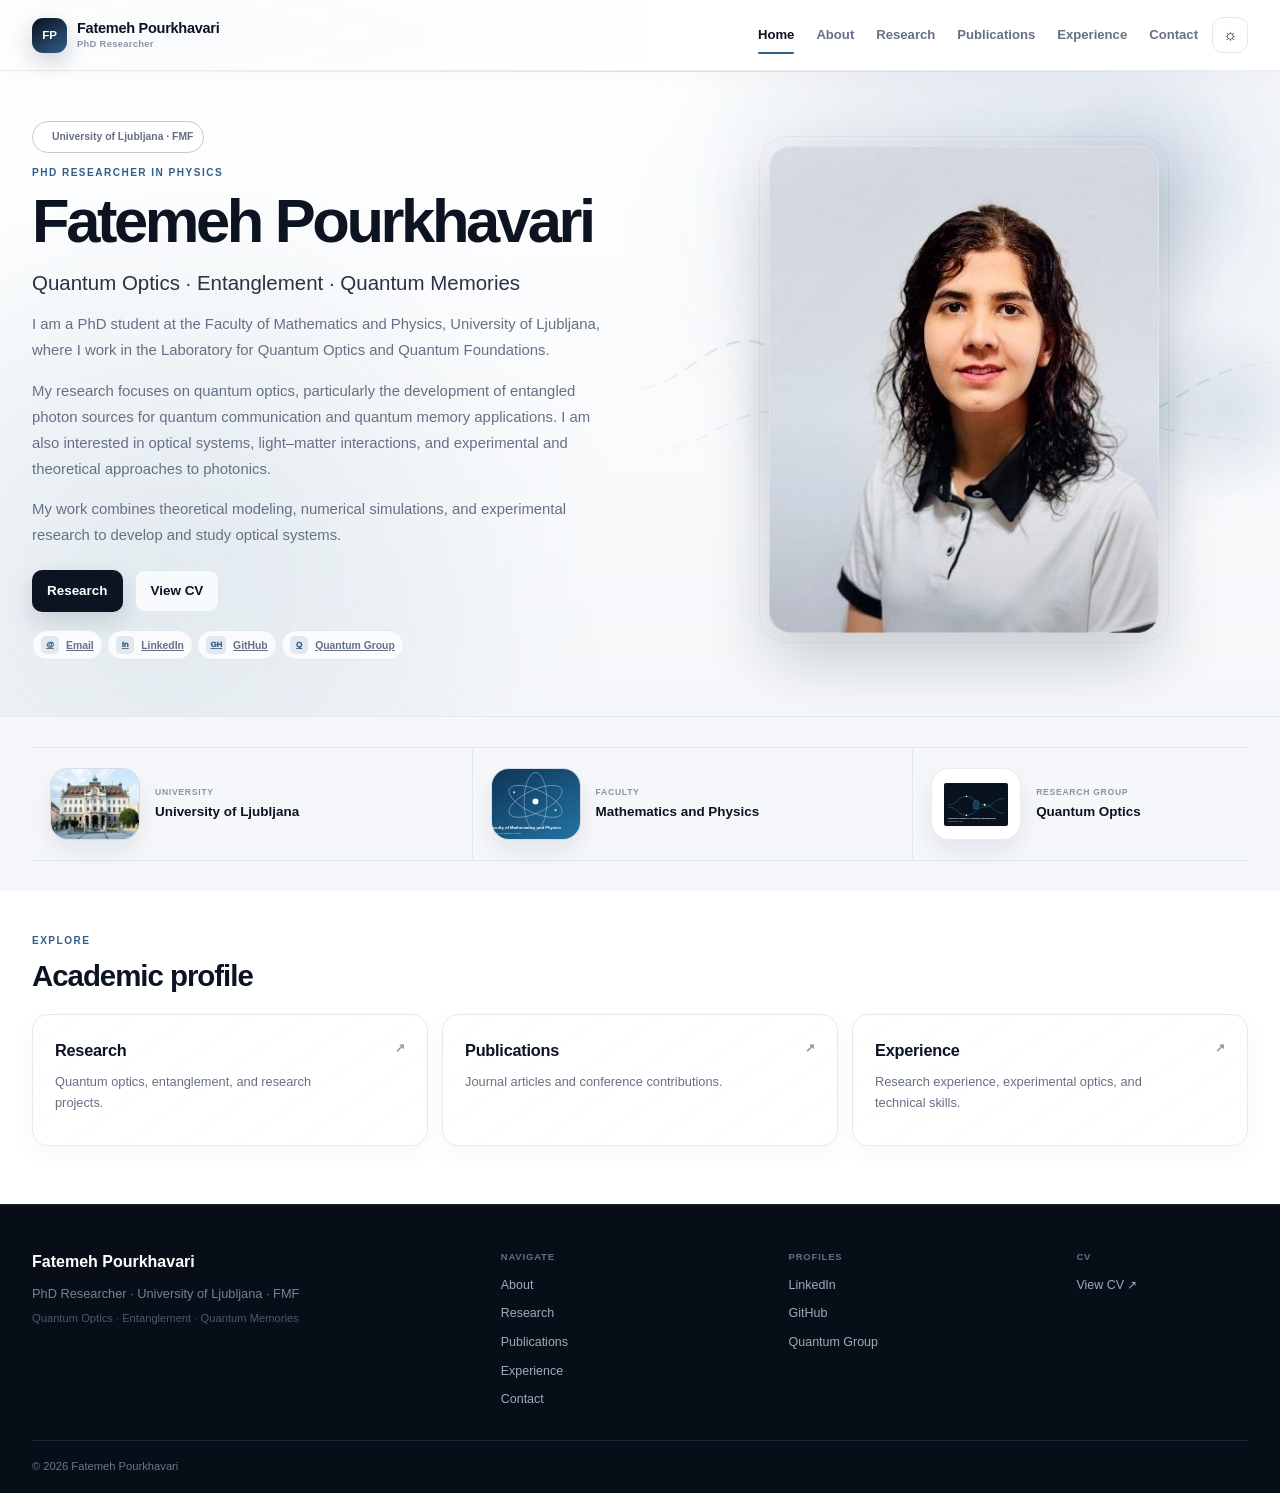
<file: index.html>
<!DOCTYPE html>

<html lang="en">
<head><script>try{const t=localStorage.getItem('theme');if(t){document.documentElement.dataset.theme=t}else if(window.matchMedia('(prefers-color-scheme: dark)').matches){document.documentElement.dataset.theme='dark'}}catch(e){}</script>
<meta charset="utf-8"/>
<meta content="width=device-width, initial-scale=1.0" name="viewport"/>
<meta content="Fatemeh Pourkhavari" name="author"/>
<meta content="index, follow" name="robots"/>
<meta content="#f7f9fc" name="theme-color"/>
<link href="favicon.svg" rel="icon" type="image/svg+xml"/>
<link href="style-v60.css" rel="stylesheet"/>
<meta content="Fatemeh Pourkhavari — PhD researcher in Physics at the University of Ljubljana working on quantum optics, entanglement, narrowband photon sources, quantum memories, plasmonics, and nonlinear optics." name="description"/>
<title>Fatemeh Pourkhavari | PhD Researcher</title>
<link href="https://fpourkhavari.github.io/" rel="canonical"/><meta content="Fatemeh Pourkhavari | PhD Researcher" property="og:title"/><meta content="website" property="og:type"/><meta content="https://fpourkhavari.github.io/" property="og:url"/><meta content="https://fpourkhavari.github.io/social-preview.jpg" property="og:image"/><meta content="Fatemeh Pourkhavari — PhD researcher in Physics at the University of Ljubljana working on quantum optics, entanglement, narrowband photon sources, quantum memories, plasmonics, and nonlinear optics." property="og:description"/><meta content="light dark" name="color-scheme"/><meta content="1200" property="og:image:width"/><meta content="630" property="og:image:height"/><meta content="Fatemeh Pourkhavari" property="og:site_name"/><meta content="summary_large_image" name="twitter:card"/><meta content="Fatemeh Pourkhavari | PhD Researcher" name="twitter:title"/><meta content="Fatemeh Pourkhavari — PhD researcher in Physics at the University of Ljubljana working on quantum optics, entanglement, narrowband photon sources, quantum memories, plasmonics, and nonlinear optics." name="twitter:description"/><meta content="https://fpourkhavari.github.io/social-preview.jpg" name="twitter:image"/><meta content="v28-clean-locked" name="site-version"/><meta content="https://fpourkhavari.github.io/social-preview.jpg" property="og:image:secure_url"/><meta content="image/jpeg" property="og:image:type"/><meta content="Fatemeh Pourkhavari — PhD Researcher in Quantum Optics" property="og:image:alt"/><meta content="Fatemeh Pourkhavari — PhD Researcher in Quantum Optics" name="twitter:image:alt"/><script type="application/ld+json">{"@context": "https://schema.org", "@type": "Person", "name": "Fatemeh Pourkhavari", "url": "https://fpourkhavari.github.io/", "image": "https://fpourkhavari.github.io/profile.jpg", "jobTitle": "PhD Researcher", "email": "mailto:fatemeh.pourkhavari@fmf.uni-lj.si", "affiliation": {"@type": "CollegeOrUniversity", "name": "University of Ljubljana", "department": "Faculty of Mathematics and Physics"}, "memberOf": {"@type": "Organization", "name": "Quantum Optics & Quantum Foundations Laboratory", "url": "https://quantum.fmf.uni-lj.si/"}, "sameAs": ["https://www.linkedin.com/in/fatemeh-pourkhavari-b16665173", "https://github.com/fpourkhavari"], "knowsAbout": ["Quantum optics", "Quantum entanglement", "Quantum memories", "Narrowband entanglement sources", "Plasmonics", "Nonlinear optics", "Graphene"]}</script><link href="site.webmanifest" rel="manifest"/><link href="https://www.fmf.uni-lj.si" rel="preconnect"/><link href="https://quantum.fmf.uni-lj.si" rel="preconnect"/></head>
<body data-page="home">
<a class="skip-link" href="#main-content">Skip to content</a>
<div aria-hidden="true" class="page-noise"></div>
<header class="site-header">
<div aria-hidden="true" class="scroll-progress"><span></span></div>
<div class="shell nav-shell">
<a aria-label="Fatemeh Pourkhavari home" class="brand" href="index.html">
<span class="brand-mark">FP</span>
<span class="brand-copy">
<strong>Fatemeh Pourkhavari</strong>
<small>PhD Researcher</small>
</span>
</a>
<div class="nav-actions">
<nav aria-label="Main navigation" class="main-nav">
<a data-page="home" href="index.html">Home</a>
<a data-page="about" href="about.html">About</a>
<a data-page="research" href="research.html">Research</a>
<a data-page="publications" href="publications.html">Publications</a>
<a data-page="experience" href="experience.html">Experience</a>
<a data-page="contact" href="contact.html">Contact</a>
</nav>
<button aria-label="Toggle color theme" aria-pressed="false" class="theme-toggle" title="Toggle color theme" type="button">
<span aria-hidden="true" class="theme-icon sun">☼</span>
<span aria-hidden="true" class="theme-icon moon">◐</span>
</button>
<button aria-expanded="false" aria-label="Open navigation" class="menu-toggle">
<span></span><span></span><span></span>
</button>
</div>
</div>
</header>
<div aria-hidden="true" class="mobile-nav-backdrop"></div>
<main id="main-content">
<section class="hero hero-v29 hero-v36">
<div class="shell hero-layout">
<div aria-hidden="true" class="hero-science-bg"><svg focusable="false" role="presentation" viewbox="0 0 760 520"><defs><lineargradient id="waveFade" x1="0" x2="1"><stop offset="0%" stop-color="currentColor" stop-opacity="0"></stop><stop offset="18%" stop-color="currentColor" stop-opacity=".22"></stop><stop offset="82%" stop-color="currentColor" stop-opacity=".22"></stop><stop offset="100%" stop-color="currentColor" stop-opacity="0"></stop></lineargradient><radialgradient id="pulseGlow"><stop offset="0%" stop-color="currentColor" stop-opacity=".18"></stop><stop offset="100%" stop-color="currentColor" stop-opacity="0"></stop></radialgradient></defs><circle class="science-pulse science-pulse-a" cx="570" cy="130" fill="url(#pulseGlow)" r="118"></circle><circle class="science-pulse science-pulse-b" cx="650" cy="350" fill="url(#pulseGlow)" r="92"></circle><path class="science-wave wave-a" d="M40 330 C110 330 120 280 170 280 C220 280 225 390 285 390 C345 390 350 235 410 235 C470 235 475 355 540 355 C605 355 610 300 720 300" fill="none" stroke="url(#waveFade)" stroke-width="2"></path><path class="science-wave wave-b" d="M70 390 C130 390 145 350 200 350 C255 350 265 425 325 425 C385 425 395 320 455 320 C515 320 530 380 700 380" fill="none" stroke="url(#waveFade)" stroke-width="1.2"></path></svg></div>
<div class="hero-copy reveal">
<div class="availability-chip"><span class="availability-dot"></span>University of Ljubljana · FMF</div>
<p class="eyebrow">PhD Researcher in Physics</p><h1>Fatemeh Pourkhavari</h1>
<p class="hero-title">Quantum Optics · Entanglement · Quantum Memories</p>
<div class="hero-lead">
  <p>I am a PhD student at the Faculty of Mathematics and Physics, University of Ljubljana, where I work in the Laboratory for Quantum Optics and Quantum Foundations.</p>

  <p>My research focuses on quantum optics, particularly the development of entangled photon sources for quantum communication and quantum memory applications. I am also interested in optical systems, light–matter interactions, and experimental and theoretical approaches to photonics.</p>

  <p>My work combines theoretical modeling, numerical simulations, and experimental research to develop and study optical systems.</p>
</div>
<div class="hero-actions"><a class="btn btn-primary" href="research.html">Research</a><a class="btn btn-secondary" href="Fatemeh-Pourkhavari-CV.pdf" rel="noopener noreferrer" target="_blank">View CV</a></div>
<div class="profile-pills">
<a href="mailto:fatemeh.pourkhavari@fmf.uni-lj.si"><span class="mini-icon">@</span>Email</a>
<a href="https://www.linkedin.com/in/fatemeh-pourkhavari-b16665173" rel="me noopener noreferrer" target="_blank"><span class="mini-icon">in</span>LinkedIn</a>
<a href="https://github.com/fpourkhavari" rel="me noopener noreferrer" target="_blank"><span class="mini-icon">GH</span>GitHub</a>
<a href="https://quantum.fmf.uni-lj.si/" rel="noopener noreferrer" target="_blank"><span class="mini-icon">Q</span>Quantum Group</a>
</div></div>
<div class="hero-photo-wrap reveal reveal-delay"><div aria-label="Portrait of Fatemeh Pourkhavari" class="hero-photo-panel"><div aria-hidden="true" class="hero-photo-halo"></div><img alt="Portrait of Fatemeh Pourkhavari" class="profile-photo" decoding="async" fetchpriority="high" loading="eager" src="profile.jpg"/><div aria-hidden="true" class="hero-photo-sheen"></div></div></div>
</div></section>
<section class="section surface-soft home-affiliation-v56"><div class="shell"><div aria-label="Academic affiliation" class="home-affiliation-grid-v56 reveal">
<a class="home-affiliation-item-v56" href="https://www.uni-lj.si/en/" rel="noopener noreferrer" target="_blank"><div class="home-affiliation-image-v56"><img alt="University of Ljubljana main building" decoding="async" loading="lazy" src="ul-main-building-home.webp"/></div><div><span>University</span><strong>University of Ljubljana</strong></div></a>
<a class="home-affiliation-item-v56" href="https://www.fmf.uni-lj.si/en/" rel="noopener noreferrer" target="_blank"><div class="home-affiliation-image-v56"><img alt="Faculty of Mathematics and Physics" decoding="async" loading="lazy" src="fmf-physics.svg"/></div><div><span>Faculty</span><strong>Mathematics and Physics</strong></div></a>
<a class="home-affiliation-item-v56" href="https://quantum.fmf.uni-lj.si/" rel="noopener noreferrer" target="_blank"><div class="home-affiliation-logo-v56"><img alt="Quantum Optics and Quantum Foundations Laboratory" decoding="async" loading="lazy" src="quantum-group.svg"/></div><div><span>Research group</span><strong>Quantum Optics</strong></div></a>
</div></div></section>
<section class="section home-explore-section home-explore-v36"><div class="shell"><div class="home-explore-head reveal"><div><p class="eyebrow">Explore</p><h2>Academic profile</h2></div></div><div class="home-explore-grid">
<a class="home-explore-card reveal" data-card="research" href="research.html"><div><h3>Research</h3><p>Quantum optics, entanglement, and research projects.</p></div><b>↗</b></a>
<a class="home-explore-card reveal" data-card="publications" href="publications.html"><div><h3>Publications</h3><p>Journal articles and conference contributions.</p></div><b>↗</b></a>
<a class="home-explore-card reveal" data-card="experience" href="experience.html"><div><h3>Experience</h3><p>Research experience, experimental optics, and technical skills.</p></div><b>↗</b></a>
</div></div></section>
</main>
<footer class="site-footer">
<div class="shell footer-grid footer-grid-v50">
<div class="footer-intro">
<a class="footer-brand" href="index.html">Fatemeh Pourkhavari</a>
<p>PhD Researcher · University of Ljubljana · FMF</p>
<span class="footer-note">Quantum Optics · Entanglement · Quantum Memories</span>
</div>
<div class="footer-links">
<span class="footer-label">Navigate</span>
<a href="about.html">About</a>
<a href="research.html">Research</a>
<a href="publications.html">Publications</a>
<a href="experience.html">Experience</a>
<a href="contact.html">Contact</a>
</div>
<div class="footer-links"><span class="footer-label">Profiles</span><a href="https://www.linkedin.com/in/fatemeh-pourkhavari-b16665173" rel="me noopener noreferrer" target="_blank">LinkedIn</a><a href="https://github.com/fpourkhavari" rel="me noopener noreferrer" target="_blank">GitHub</a><a href="https://quantum.fmf.uni-lj.si/" rel="me noopener noreferrer" target="_blank">Quantum Group</a></div>
<div class="footer-links footer-documents-v50">
<span class="footer-label">CV</span>
<a href="Fatemeh-Pourkhavari-CV.pdf" rel="noopener noreferrer" target="_blank">View CV ↗</a>
</div>
</div>
<div class="shell footer-bottom footer-bottom-v50">
<span>© <span id="year"></span> Fatemeh Pourkhavari</span>
</div>
</footer>
<button aria-label="Back to top" class="back-to-top" type="button">↑</button>
<div aria-hidden="true" class="page-transition"></div>

<script defer="True" src="script-v60.js"></script></body>
</html>
</file>
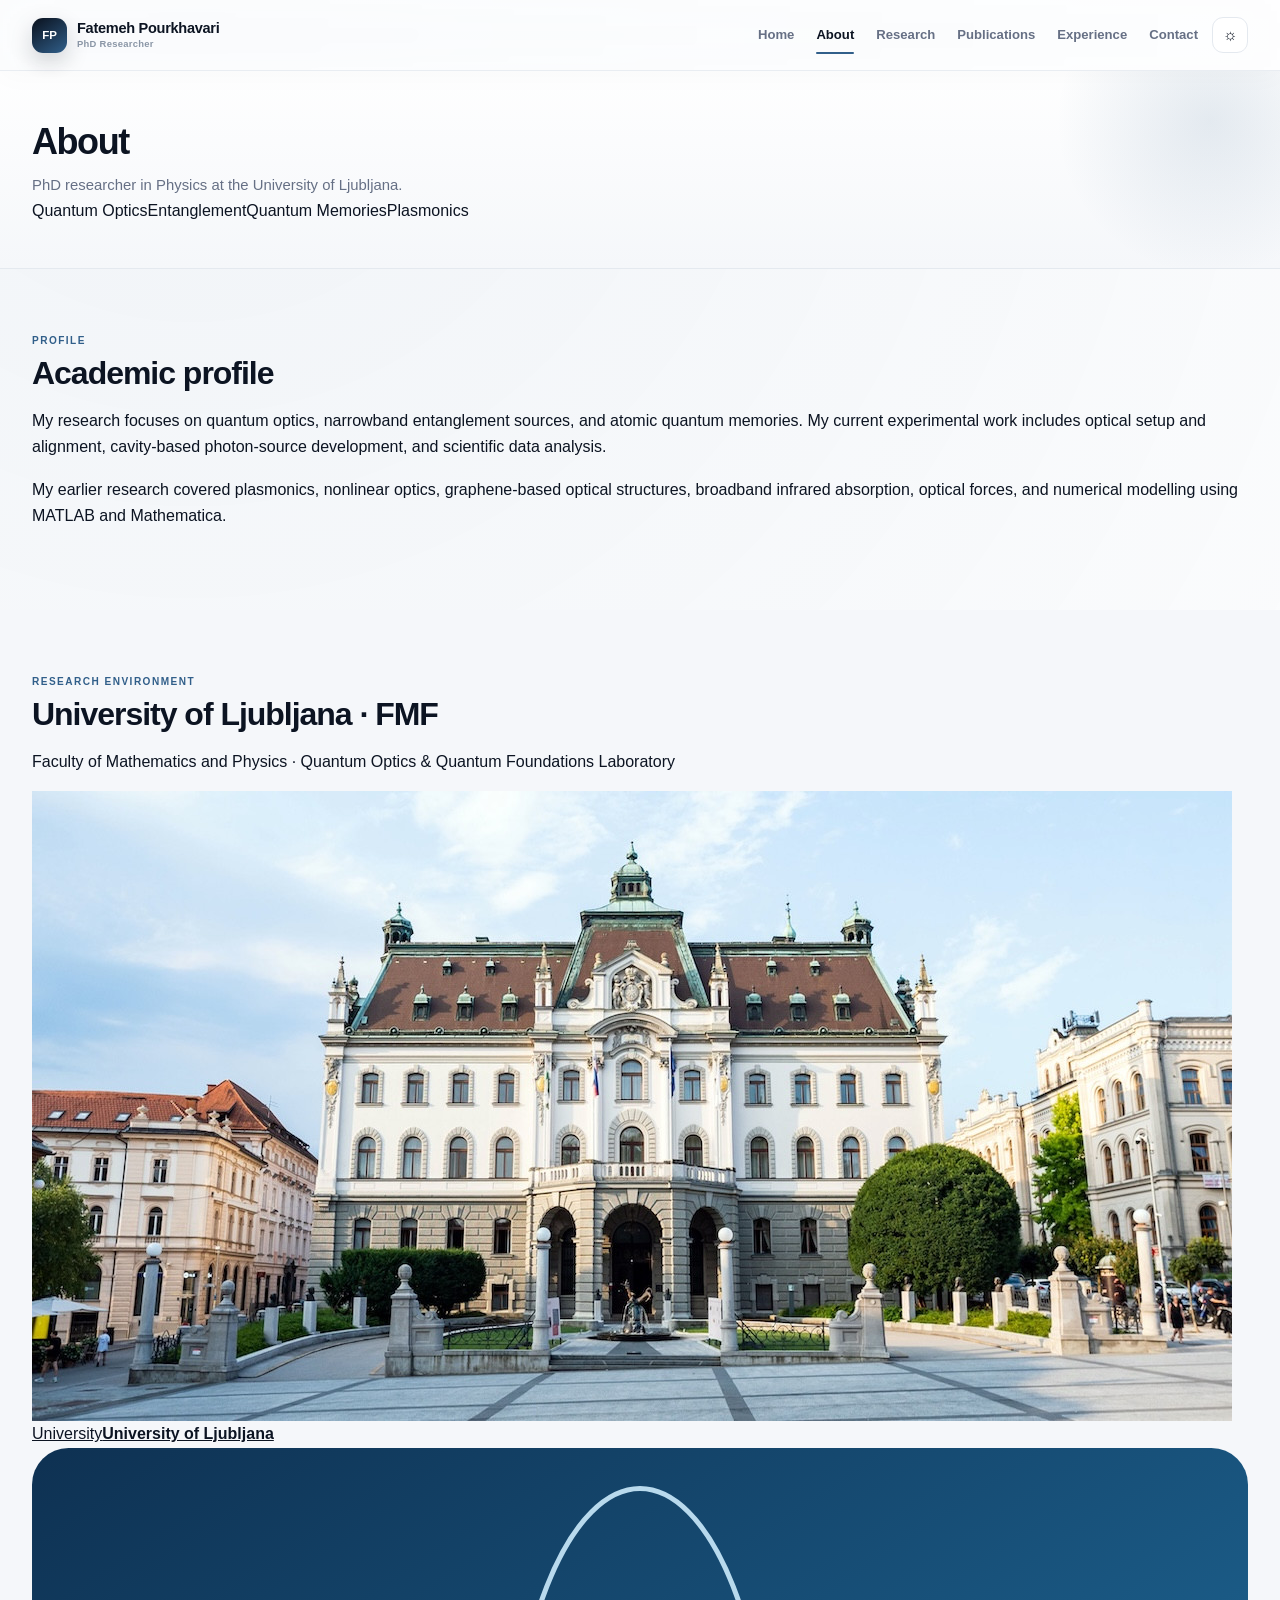
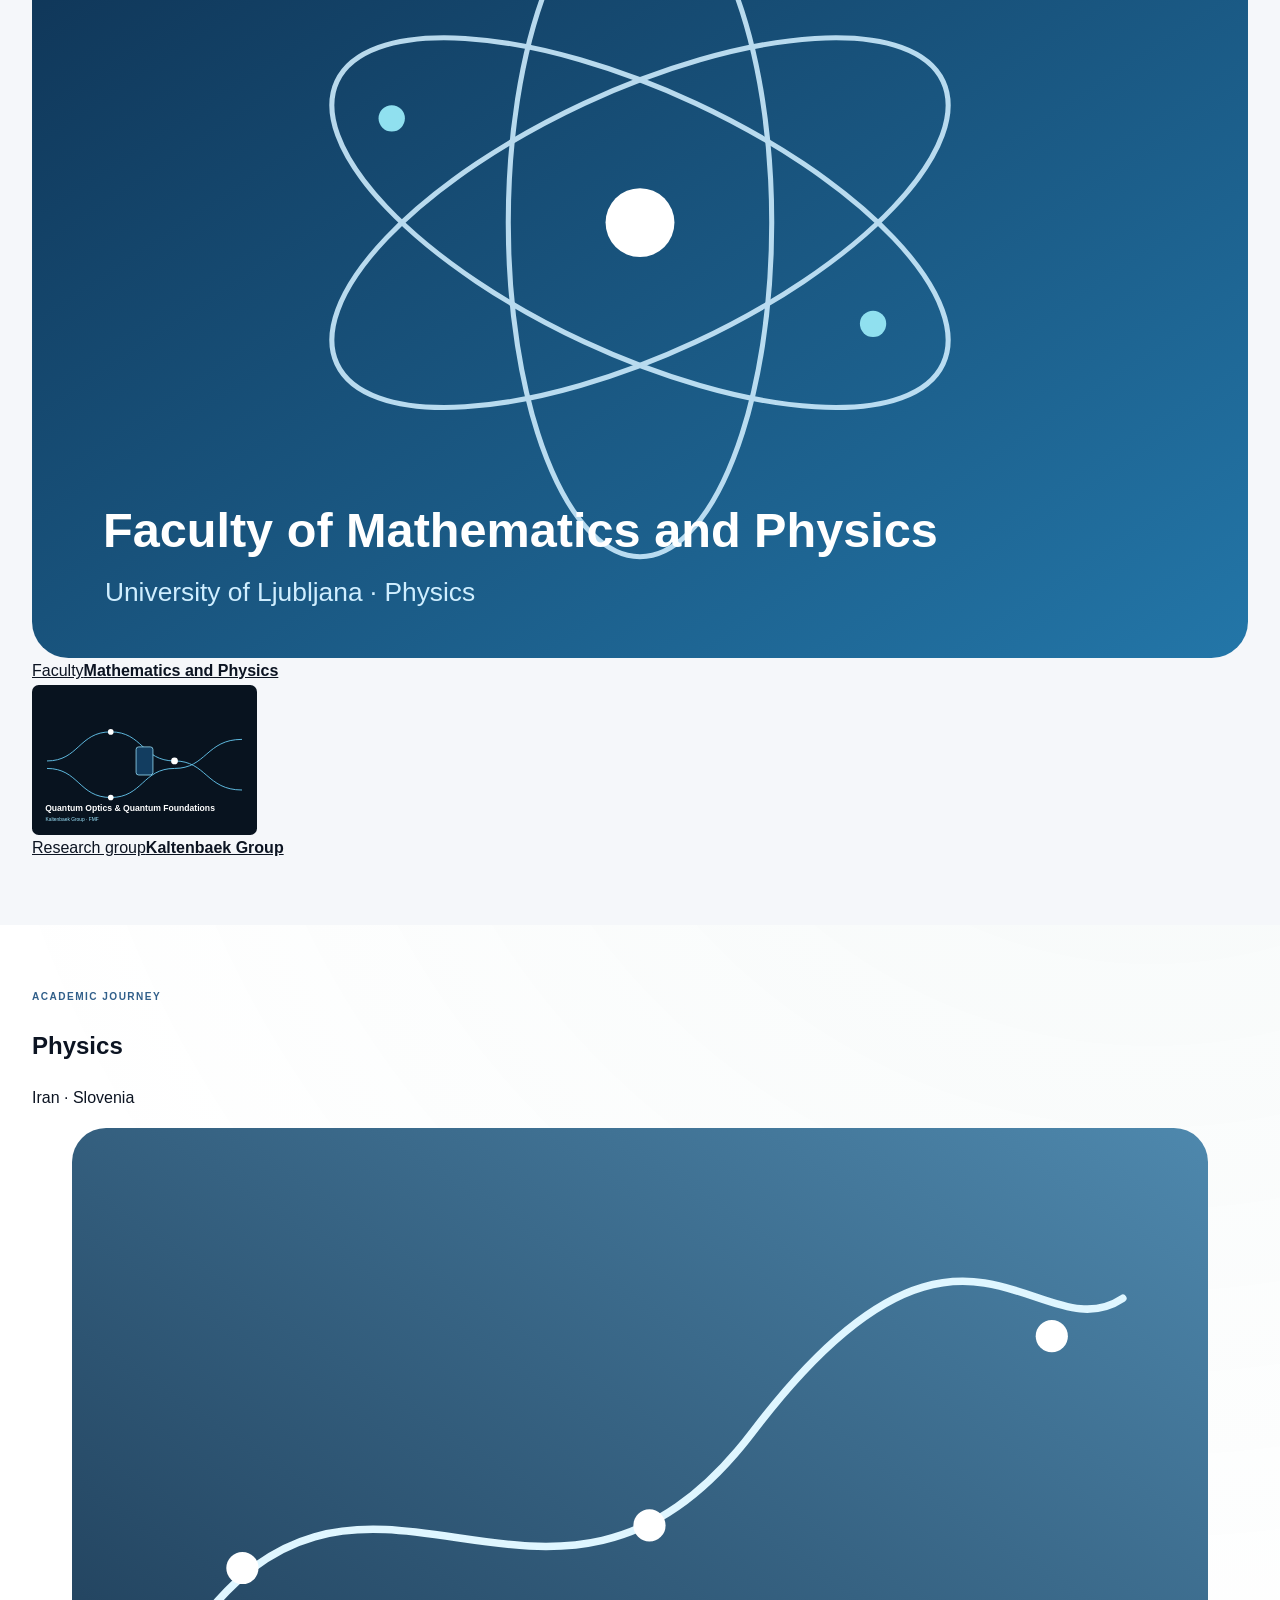
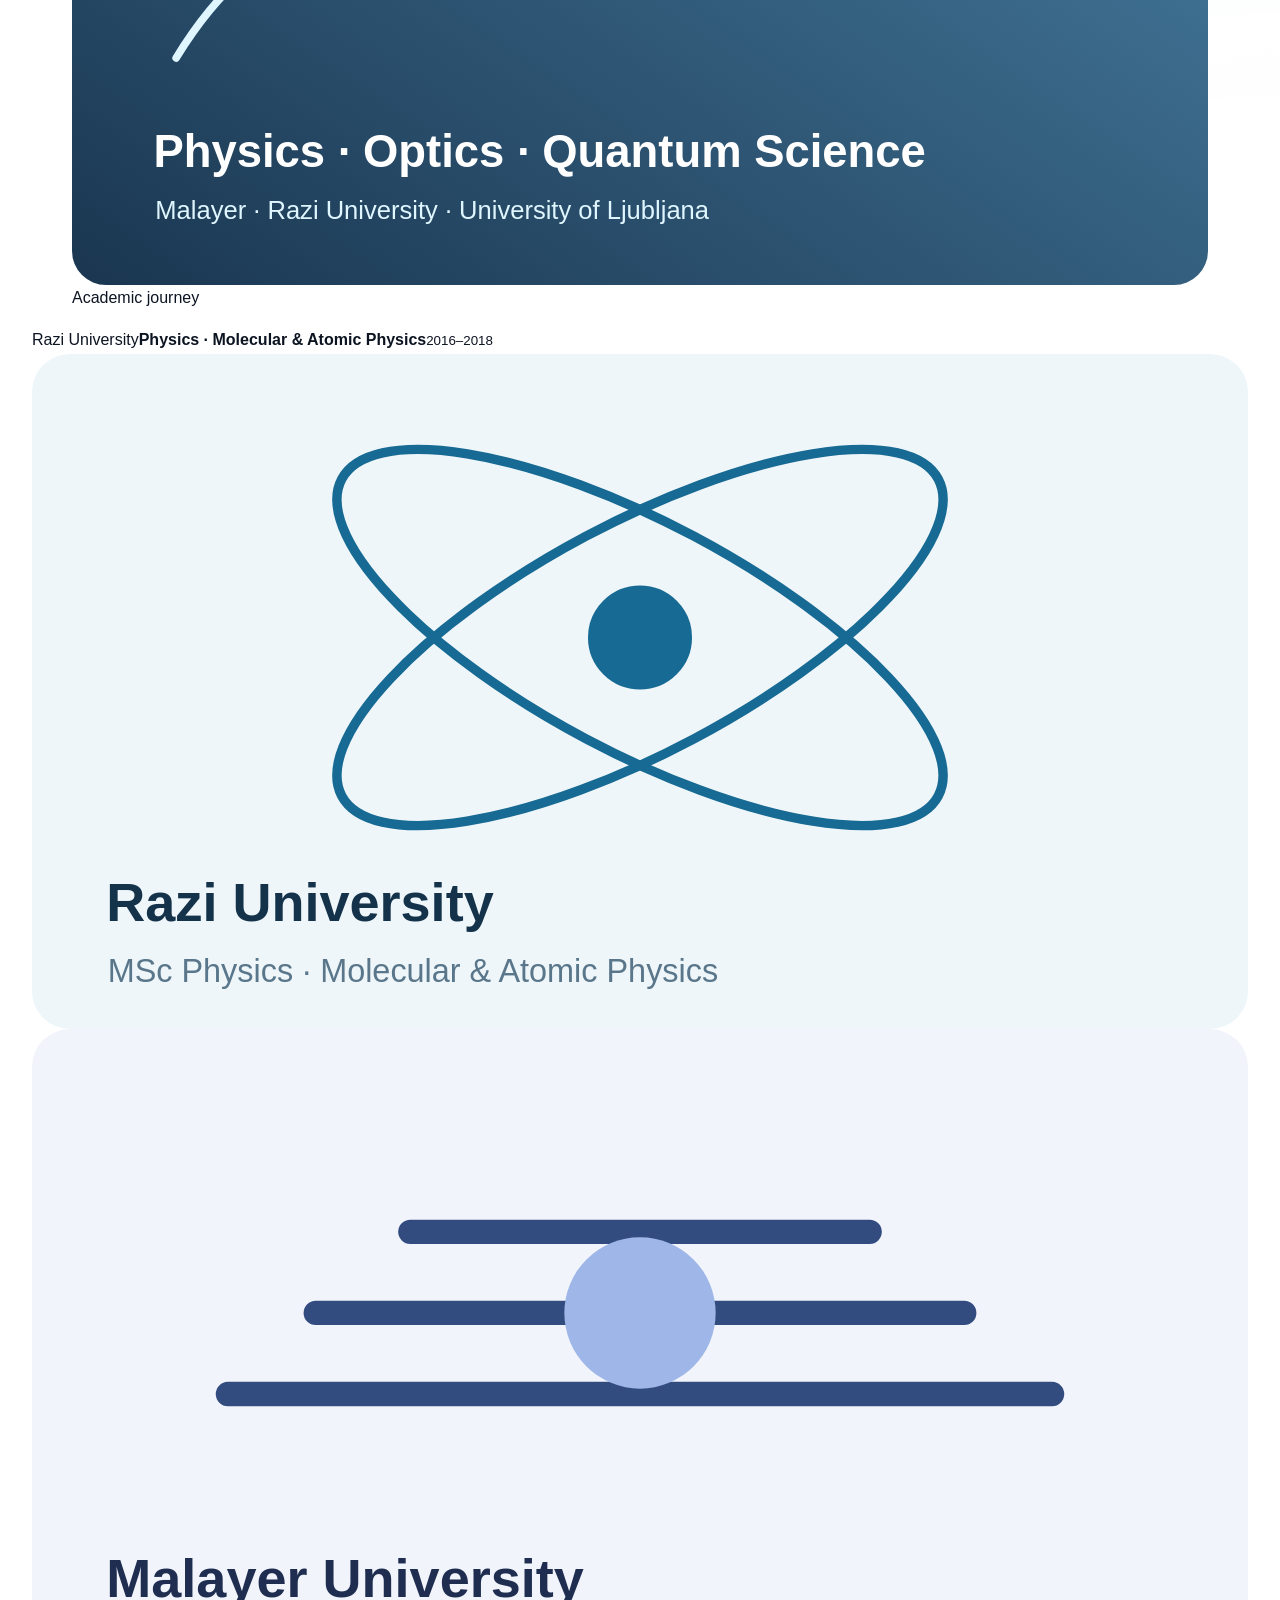
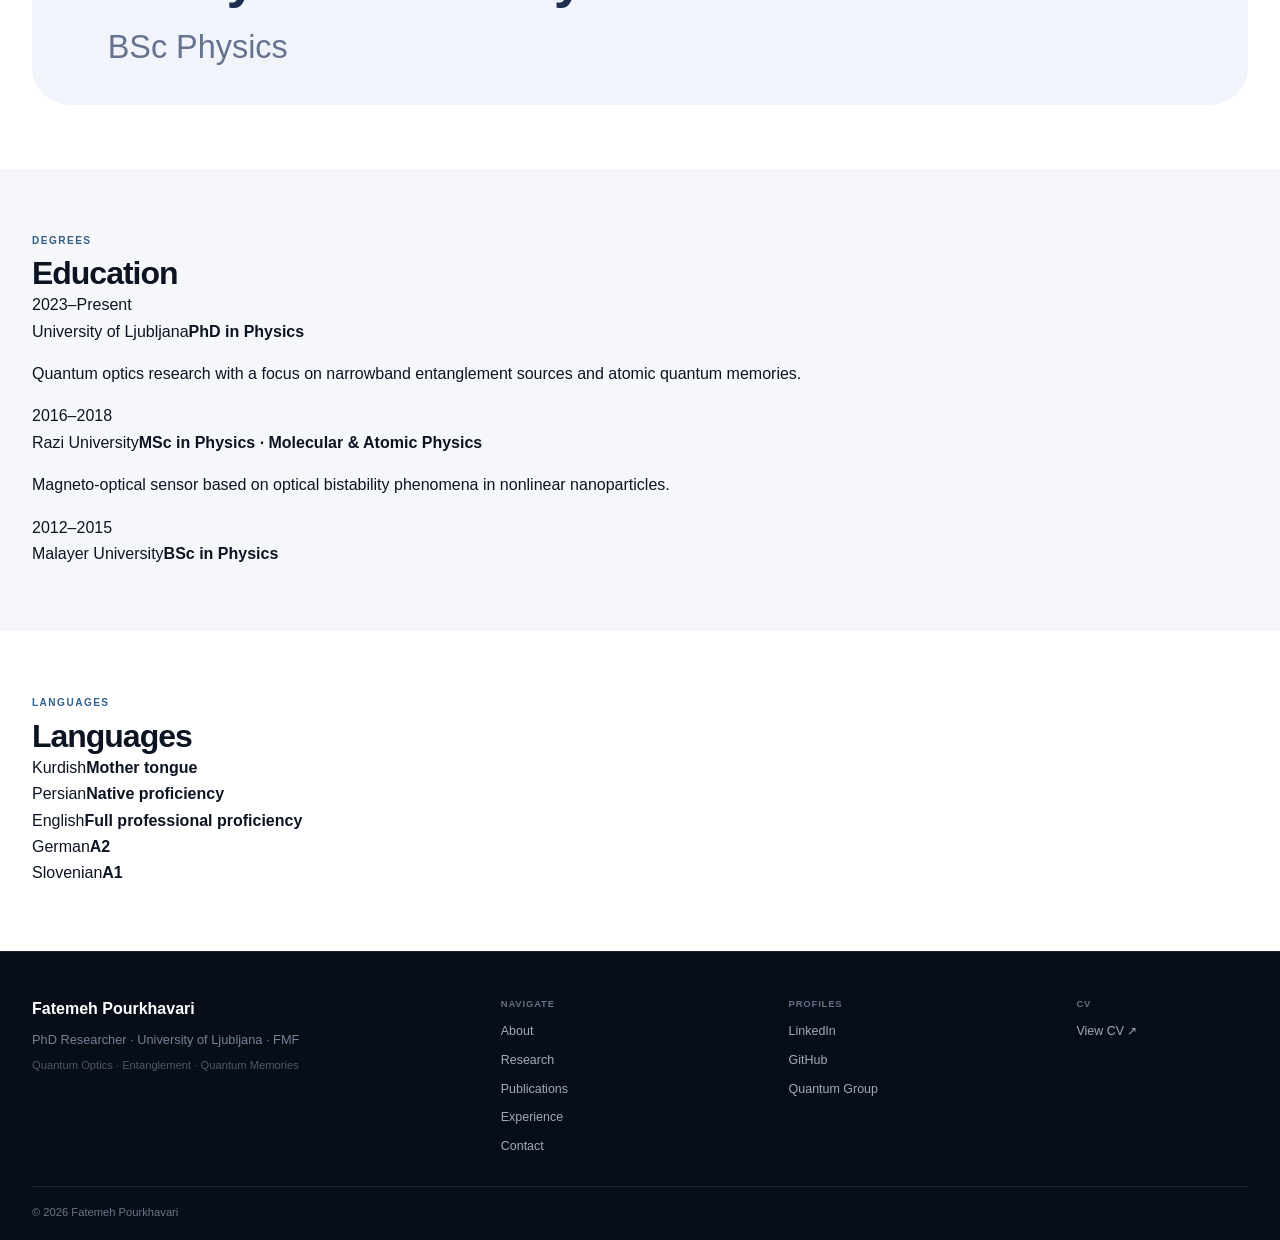
<file: about.html>
<!DOCTYPE html>

<html lang="en">
<head><script>try{const t=localStorage.getItem('theme');if(t){document.documentElement.dataset.theme=t}else if(window.matchMedia('(prefers-color-scheme: dark)').matches){document.documentElement.dataset.theme='dark'}}catch(e){}</script>
<meta charset="utf-8"/>
<meta content="width=device-width, initial-scale=1.0" name="viewport"/>
<meta content="Fatemeh Pourkhavari" name="author"/>
<meta content="index, follow" name="robots"/>
<meta content="#f7f9fc" name="theme-color"/>
<link href="favicon.svg" rel="icon" type="image/svg+xml"/>
<link href="style-v60.css" rel="stylesheet"/>
<meta content="About Fatemeh Pourkhavari — PhD researcher in quantum optics at the University of Ljubljana with a background in plasmonics, nonlinear optics, and atomic and molecular physics." name="description"/>
<title>About | Fatemeh Pourkhavari</title>
<link href="https://fpourkhavari.github.io/about.html" rel="canonical"/><meta content="About | Fatemeh Pourkhavari" property="og:title"/><meta content="website" property="og:type"/><meta content="https://fpourkhavari.github.io/about.html" property="og:url"/><meta content="https://fpourkhavari.github.io/social-preview.jpg" property="og:image"/><meta content="About Fatemeh Pourkhavari — PhD researcher in quantum optics at the University of Ljubljana with a background in plasmonics, nonlinear optics, and atomic and molecular physics." property="og:description"/><meta content="light dark" name="color-scheme"/><meta content="1200" property="og:image:width"/><meta content="630" property="og:image:height"/><meta content="Fatemeh Pourkhavari" property="og:site_name"/><meta content="summary_large_image" name="twitter:card"/><meta content="About | Fatemeh Pourkhavari" name="twitter:title"/><meta content="About Fatemeh Pourkhavari — PhD researcher in quantum optics at the University of Ljubljana with a background in plasmonics, nonlinear optics, and atomic and molecular physics." name="twitter:description"/><meta content="https://fpourkhavari.github.io/social-preview.jpg" name="twitter:image"/><meta content="https://fpourkhavari.github.io/social-preview.jpg" property="og:image:secure_url"/><meta content="image/jpeg" property="og:image:type"/><meta content="Fatemeh Pourkhavari — PhD Researcher in Quantum Optics" property="og:image:alt"/><meta content="Fatemeh Pourkhavari — PhD Researcher in Quantum Optics" name="twitter:image:alt"/><script type="application/ld+json">{"@context": "https://schema.org", "@type": "Person", "name": "Fatemeh Pourkhavari", "url": "https://fpourkhavari.github.io/", "image": "https://fpourkhavari.github.io/profile.jpg", "jobTitle": "PhD Researcher", "email": "mailto:fatemeh.pourkhavari@fmf.uni-lj.si", "affiliation": {"@type": "CollegeOrUniversity", "name": "University of Ljubljana", "department": "Faculty of Mathematics and Physics"}, "memberOf": {"@type": "Organization", "name": "Quantum Optics & Quantum Foundations Laboratory", "url": "https://quantum.fmf.uni-lj.si/"}, "sameAs": ["https://www.linkedin.com/in/fatemeh-pourkhavari-b16665173", "https://github.com/fpourkhavari"], "knowsAbout": ["Quantum optics", "Quantum entanglement", "Quantum memories", "Narrowband entanglement sources", "Plasmonics", "Nonlinear optics", "Graphene"]}</script><link href="site.webmanifest" rel="manifest"/><link href="https://www.fmf.uni-lj.si" rel="preconnect"/><link href="https://quantum.fmf.uni-lj.si" rel="preconnect"/></head>
<body data-page="about">
<a class="skip-link" href="#main-content">Skip to content</a>
<div aria-hidden="true" class="page-noise"></div>
<header class="site-header">
<div aria-hidden="true" class="scroll-progress"><span></span></div>
<div class="shell nav-shell">
<a aria-label="Fatemeh Pourkhavari home" class="brand" href="index.html">
<span class="brand-mark">FP</span>
<span class="brand-copy">
<strong>Fatemeh Pourkhavari</strong>
<small>PhD Researcher</small>
</span>
</a>
<div class="nav-actions">
<nav aria-label="Main navigation" class="main-nav">
<a data-page="home" href="index.html">Home</a>
<a data-page="about" href="about.html">About</a>
<a data-page="research" href="research.html">Research</a>
<a data-page="publications" href="publications.html">Publications</a>
<a data-page="experience" href="experience.html">Experience</a>
<a data-page="contact" href="contact.html">Contact</a>
</nav>
<button aria-label="Toggle color theme" aria-pressed="false" class="theme-toggle" title="Toggle color theme" type="button">
<span aria-hidden="true" class="theme-icon sun">☼</span>
<span aria-hidden="true" class="theme-icon moon">◐</span>
</button>
<button aria-expanded="false" aria-label="Open navigation" class="menu-toggle">
<span></span><span></span><span></span>
</button>
</div>
</div>
</header>
<div aria-hidden="true" class="mobile-nav-backdrop"></div>
<main id="main-content">
<section class="page-hero about-hero-v57"><div class="shell about-hero-grid-v57"><div class="reveal"><h1>About</h1><p class="page-intro">PhD researcher in Physics at the University of Ljubljana.</p></div><div class="about-hero-meta-v57 reveal reveal-delay"><span>Quantum Optics</span><span>Entanglement</span><span>Quantum Memories</span><span>Plasmonics</span></div></div></section>
<section class="section about-profile-v57"><div class="shell about-profile-grid-v57"><div class="section-heading reveal"><p class="eyebrow">Profile</p><h2>Academic profile</h2></div><div class="about-profile-copy-v57 reveal reveal-delay"><p>My research focuses on quantum optics, narrowband entanglement sources, and atomic quantum memories. My current experimental work includes optical setup and alignment, cavity-based photon-source development, and scientific data analysis.</p><p>My earlier research covered plasmonics, nonlinear optics, graphene-based optical structures, broadband infrared absorption, optical forces, and numerical modelling using MATLAB and Mathematica.</p></div></div></section>
<section class="section surface-soft about-environment-v57"><div class="shell"><div class="about-environment-heading-v57 reveal"><div class="section-heading"><p class="eyebrow">Research Environment</p><h2>University of Ljubljana · FMF</h2></div><p>Faculty of Mathematics and Physics · Quantum Optics &amp; Quantum Foundations Laboratory</p></div><div class="about-environment-media-v57 reveal reveal-delay">
<a class="about-environment-item-v57 about-environment-wide-v57" href="https://www.uni-lj.si/en/" rel="noopener noreferrer" target="_blank"><img alt="University of Ljubljana main building" decoding="async" loading="lazy" src="ul-main-building.jpg"/><div><span>University</span><strong>University of Ljubljana</strong></div></a>
<a class="about-environment-item-v57" href="https://www.fmf.uni-lj.si/en/" rel="noopener noreferrer" target="_blank"><img alt="Faculty of Mathematics and Physics" decoding="async" loading="lazy" src="fmf-physics.svg"/><div><span>Faculty</span><strong>Mathematics and Physics</strong></div></a>
<a class="about-environment-item-v57 about-environment-logo-v57" href="https://quantum.fmf.uni-lj.si/" rel="noopener noreferrer" target="_blank"><img alt="Quantum Optics and Quantum Foundations Laboratory" decoding="async" loading="lazy" src="quantum-group.svg"/><div><span>Research group</span><strong>Kaltenbaek Group</strong></div></a>
</div></div></section>
<section class="section about-isfahan-v57"><div class="shell about-isfahan-grid-v57"><div class="about-isfahan-intro-v57 reveal"><p class="eyebrow">Academic Journey</p><h2>Physics</h2><p>Iran · Slovenia</p></div><div class="about-isfahan-media-v57 reveal reveal-delay"><figure class="about-isfahan-city-v57"><img alt="Academic journey in physics" decoding="async" loading="lazy" src="academic-journey.svg"/><figcaption>Academic journey</figcaption></figure><div class="about-isfahan-university-v57"><div class="about-isfahan-university-copy-v57"><span>Razi University</span><strong>Physics · Molecular &amp; Atomic Physics</strong><small>2016–2018</small></div><div class="about-isfahan-university-images-v57"><img alt="Razi University physics" decoding="async" loading="lazy" src="razi-physics.svg"/><img alt="Malayer University physics" decoding="async" loading="lazy" src="malayer-physics.svg"/></div></div></div></div></section>
<section class="section surface-soft about-education-v57"><div class="shell about-education-grid-v57"><div class="section-heading reveal"><p class="eyebrow">Degrees</p><h2>Education</h2></div><div class="about-education-list-v57">
<article class="about-education-row-v57 reveal"><div class="about-education-year-v57">2023–Present</div><div><span>University of Ljubljana</span><strong>PhD in Physics</strong><p>Quantum optics research with a focus on narrowband entanglement sources and atomic quantum memories.</p></div></article>
<article class="about-education-row-v57 reveal"><div class="about-education-year-v57">2016–2018</div><div><span>Razi University</span><strong>MSc in Physics · Molecular &amp; Atomic Physics</strong><p>Magneto-optical sensor based on optical bistability phenomena in nonlinear nanoparticles.</p></div></article>
<article class="about-education-row-v57 reveal"><div class="about-education-year-v57">2012–2015</div><div><span>Malayer University</span><strong>BSc in Physics</strong></div></article>
</div></div></section>
<section class="section about-languages-v57"><div class="shell about-languages-grid-v57"><div class="section-heading reveal"><p class="eyebrow">Languages</p><h2>Languages</h2></div><div class="about-language-list-v57 reveal reveal-delay"><div><span>Kurdish</span><strong>Mother tongue</strong></div><div><span>Persian</span><strong>Native proficiency</strong></div><div><span>English</span><strong>Full professional proficiency</strong></div><div><span>German</span><strong>A2</strong></div><div><span>Slovenian</span><strong>A1</strong></div></div></div></section>
</main>
<footer class="site-footer">
<div class="shell footer-grid footer-grid-v50">
<div class="footer-intro">
<a class="footer-brand" href="index.html">Fatemeh Pourkhavari</a>
<p>PhD Researcher · University of Ljubljana · FMF</p>
<span class="footer-note">Quantum Optics · Entanglement · Quantum Memories</span>
</div>
<div class="footer-links">
<span class="footer-label">Navigate</span>
<a href="about.html">About</a>
<a href="research.html">Research</a>
<a href="publications.html">Publications</a>
<a href="experience.html">Experience</a>
<a href="contact.html">Contact</a>
</div>
<div class="footer-links"><span class="footer-label">Profiles</span><a href="https://www.linkedin.com/in/fatemeh-pourkhavari-b16665173" rel="me noopener noreferrer" target="_blank">LinkedIn</a><a href="https://github.com/fpourkhavari" rel="me noopener noreferrer" target="_blank">GitHub</a><a href="https://quantum.fmf.uni-lj.si/" rel="me noopener noreferrer" target="_blank">Quantum Group</a></div>
<div class="footer-links footer-documents-v50">
<span class="footer-label">CV</span>
<a href="Fatemeh-Pourkhavari-CV.pdf" rel="noopener noreferrer" target="_blank">View CV ↗</a>
</div>
</div>
<div class="shell footer-bottom footer-bottom-v50">
<span>© <span id="year"></span> Fatemeh Pourkhavari</span>
</div>
</footer>
<button aria-label="Back to top" class="back-to-top" type="button">↑</button>
<div aria-hidden="true" class="page-transition"></div>

<script defer="True" src="script-v60.js"></script></body>
</html>
</file>
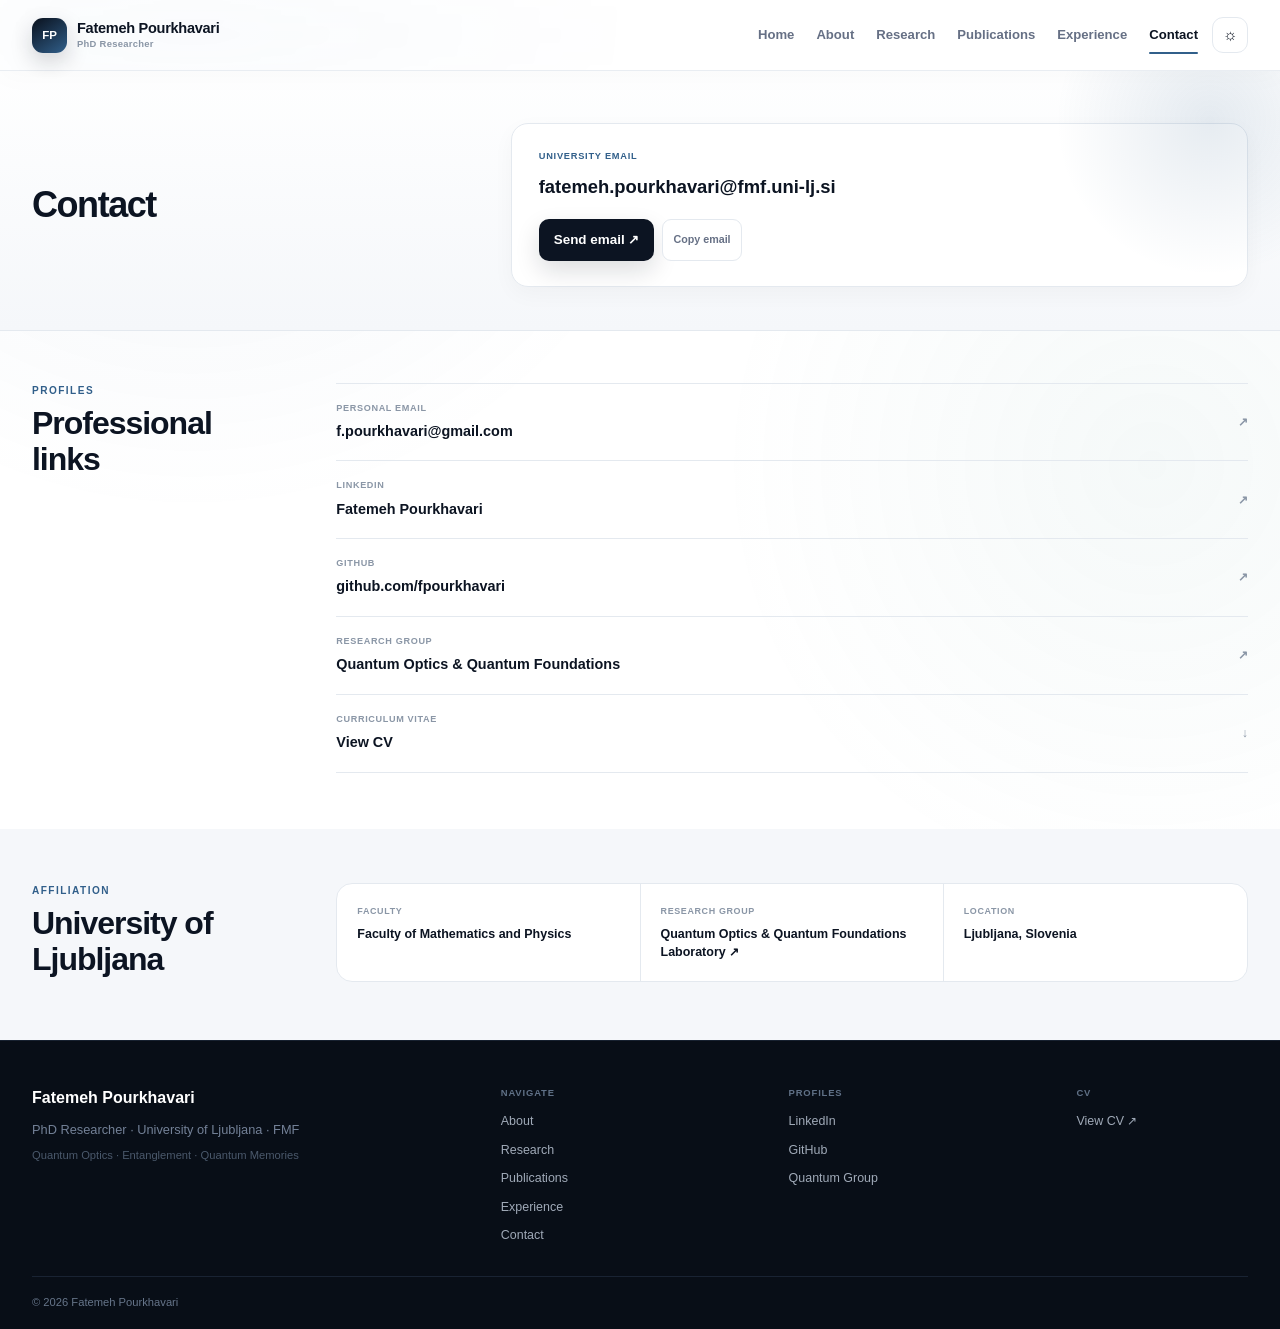
<file: contact.html>
<!DOCTYPE html>

<html lang="en">
<head><script>try{const t=localStorage.getItem('theme');if(t){document.documentElement.dataset.theme=t}else if(window.matchMedia('(prefers-color-scheme: dark)').matches){document.documentElement.dataset.theme='dark'}}catch(e){}</script>
<meta charset="utf-8"/>
<meta content="width=device-width, initial-scale=1.0" name="viewport"/>
<meta content="Fatemeh Pourkhavari" name="author"/>
<meta content="index, follow" name="robots"/>
<meta content="#f7f9fc" name="theme-color"/>
<link href="favicon.svg" rel="icon" type="image/svg+xml"/>
<link href="style-v60.css" rel="stylesheet"/>
<meta content="Contact Fatemeh Pourkhavari, PhD researcher in quantum optics at the Faculty of Mathematics and Physics, University of Ljubljana." name="description"/>
<title>Contact | Fatemeh Pourkhavari</title>
<link href="https://fpourkhavari.github.io/contact.html" rel="canonical"/><meta content="Contact | Fatemeh Pourkhavari" property="og:title"/><meta content="website" property="og:type"/><meta content="https://fpourkhavari.github.io/contact.html" property="og:url"/><meta content="https://fpourkhavari.github.io/social-preview.jpg" property="og:image"/><meta content="Contact Fatemeh Pourkhavari, PhD researcher in quantum optics at the Faculty of Mathematics and Physics, University of Ljubljana." property="og:description"/><meta content="light dark" name="color-scheme"/><meta content="1200" property="og:image:width"/><meta content="630" property="og:image:height"/><meta content="Fatemeh Pourkhavari" property="og:site_name"/><meta content="summary_large_image" name="twitter:card"/><meta content="Contact | Fatemeh Pourkhavari" name="twitter:title"/><meta content="Contact Fatemeh Pourkhavari, PhD researcher in quantum optics at the Faculty of Mathematics and Physics, University of Ljubljana." name="twitter:description"/><meta content="https://fpourkhavari.github.io/social-preview.jpg" name="twitter:image"/><meta content="https://fpourkhavari.github.io/social-preview.jpg" property="og:image:secure_url"/><meta content="image/jpeg" property="og:image:type"/><meta content="Fatemeh Pourkhavari — PhD Researcher in Quantum Optics" property="og:image:alt"/><meta content="Fatemeh Pourkhavari — PhD Researcher in Quantum Optics" name="twitter:image:alt"/><script type="application/ld+json">{"@context": "https://schema.org", "@type": "Person", "name": "Fatemeh Pourkhavari", "url": "https://fpourkhavari.github.io/", "image": "https://fpourkhavari.github.io/profile.jpg", "jobTitle": "PhD Researcher", "email": "mailto:fatemeh.pourkhavari@fmf.uni-lj.si", "affiliation": {"@type": "CollegeOrUniversity", "name": "University of Ljubljana", "department": "Faculty of Mathematics and Physics"}, "memberOf": {"@type": "Organization", "name": "Quantum Optics & Quantum Foundations Laboratory", "url": "https://quantum.fmf.uni-lj.si/"}, "sameAs": ["https://www.linkedin.com/in/fatemeh-pourkhavari-b16665173", "https://github.com/fpourkhavari"], "knowsAbout": ["Quantum optics", "Quantum entanglement", "Quantum memories", "Narrowband entanglement sources", "Plasmonics", "Nonlinear optics", "Graphene"]}</script><link href="site.webmanifest" rel="manifest"/><link href="https://www.fmf.uni-lj.si" rel="preconnect"/><link href="https://quantum.fmf.uni-lj.si" rel="preconnect"/></head>
<body data-page="contact">
<a class="skip-link" href="#main-content">Skip to content</a>
<div aria-hidden="true" class="page-noise"></div>
<header class="site-header">
<div aria-hidden="true" class="scroll-progress"><span></span></div>
<div class="shell nav-shell">
<a aria-label="Fatemeh Pourkhavari home" class="brand" href="index.html">
<span class="brand-mark">FP</span>
<span class="brand-copy">
<strong>Fatemeh Pourkhavari</strong>
<small>PhD Researcher</small>
</span>
</a>
<div class="nav-actions">
<nav aria-label="Main navigation" class="main-nav">
<a data-page="home" href="index.html">Home</a>
<a data-page="about" href="about.html">About</a>
<a data-page="research" href="research.html">Research</a>
<a data-page="publications" href="publications.html">Publications</a>
<a data-page="experience" href="experience.html">Experience</a>
<a data-page="contact" href="contact.html">Contact</a>
</nav>
<button aria-label="Toggle color theme" aria-pressed="false" class="theme-toggle" title="Toggle color theme" type="button">
<span aria-hidden="true" class="theme-icon sun">☼</span>
<span aria-hidden="true" class="theme-icon moon">◐</span>
</button>
<button aria-expanded="false" aria-label="Open navigation" class="menu-toggle">
<span></span><span></span><span></span>
</button>
</div>
</div>
</header>
<div aria-hidden="true" class="mobile-nav-backdrop"></div>
<main id="main-content">
<section class="page-hero contact-hero-v49"><div class="shell contact-hero-grid-v49"><div class="reveal"><h1>Contact</h1></div><div class="contact-email-v49 reveal reveal-delay"><span>University email</span><a href="mailto:fatemeh.pourkhavari@fmf.uni-lj.si">fatemeh.pourkhavari@fmf.uni-lj.si</a><div class="contact-email-actions-v49"><a class="btn btn-primary" href="mailto:fatemeh.pourkhavari@fmf.uni-lj.si">Send email ↗</a><button class="paper-action" data-copy-email="fatemeh.pourkhavari@fmf.uni-lj.si" type="button">Copy email</button></div></div></div></section>
<section class="section contact-profiles-v49 contact-profiles-v52"><div class="shell contact-profiles-grid-v49"><div class="section-heading reveal"><p class="eyebrow">Profiles</p><h2>Professional links</h2></div><div class="contact-links-v49">
<a class="contact-link-v49 reveal" href="mailto:f.pourkhavari@gmail.com"><div><span>Personal email</span><strong>f.pourkhavari@gmail.com</strong></div><b>↗</b></a>
<a class="contact-link-v49 reveal" href="https://www.linkedin.com/in/fatemeh-pourkhavari-b16665173" rel="me noopener noreferrer" target="_blank"><div><span>LinkedIn</span><strong>Fatemeh Pourkhavari</strong></div><b>↗</b></a>
<a class="contact-link-v49 reveal" href="https://github.com/fpourkhavari" rel="me noopener noreferrer" target="_blank"><div><span>GitHub</span><strong>github.com/fpourkhavari</strong></div><b>↗</b></a>
<a class="contact-link-v49 reveal" href="https://quantum.fmf.uni-lj.si/people/" rel="noopener noreferrer" target="_blank"><div><span>Research group</span><strong>Quantum Optics &amp; Quantum Foundations</strong></div><b>↗</b></a>
<a class="contact-link-v49 reveal" href="Fatemeh-Pourkhavari-CV.pdf" rel="noopener noreferrer" target="_blank"><div><span>Curriculum Vitae</span><strong>View CV</strong></div><b>↓</b></a>
</div></div></section>
<section class="section surface-soft contact-affiliation-v49 contact-affiliation-v52"><div class="shell contact-affiliation-grid-v49"><div class="section-heading reveal"><p class="eyebrow">Affiliation</p><h2>University of Ljubljana</h2></div><div class="contact-affiliation-details-v49 reveal reveal-delay"><div><span>Faculty</span><strong>Faculty of Mathematics and Physics</strong></div><div><span>Research group</span><a href="https://quantum.fmf.uni-lj.si/" rel="noopener noreferrer" target="_blank">Quantum Optics &amp; Quantum Foundations Laboratory ↗</a></div><div><span>Location</span><strong>Ljubljana, Slovenia</strong></div></div></div></section>
</main>
<footer class="site-footer">
<div class="shell footer-grid footer-grid-v50">
<div class="footer-intro">
<a class="footer-brand" href="index.html">Fatemeh Pourkhavari</a>
<p>PhD Researcher · University of Ljubljana · FMF</p>
<span class="footer-note">Quantum Optics · Entanglement · Quantum Memories</span>
</div>
<div class="footer-links">
<span class="footer-label">Navigate</span>
<a href="about.html">About</a>
<a href="research.html">Research</a>
<a href="publications.html">Publications</a>
<a href="experience.html">Experience</a>
<a href="contact.html">Contact</a>
</div>
<div class="footer-links"><span class="footer-label">Profiles</span><a href="https://www.linkedin.com/in/fatemeh-pourkhavari-b16665173" rel="me noopener noreferrer" target="_blank">LinkedIn</a><a href="https://github.com/fpourkhavari" rel="me noopener noreferrer" target="_blank">GitHub</a><a href="https://quantum.fmf.uni-lj.si/" rel="me noopener noreferrer" target="_blank">Quantum Group</a></div>
<div class="footer-links footer-documents-v50">
<span class="footer-label">CV</span>
<a href="Fatemeh-Pourkhavari-CV.pdf" rel="noopener noreferrer" target="_blank">View CV ↗</a>
</div>
</div>
<div class="shell footer-bottom footer-bottom-v50">
<span>© <span id="year"></span> Fatemeh Pourkhavari</span>
</div>
</footer>
<button aria-label="Back to top" class="back-to-top" type="button">↑</button>
<div aria-hidden="true" class="page-transition"></div>

<script defer="True" src="script-v60.js"></script></body>
</html>
</file>
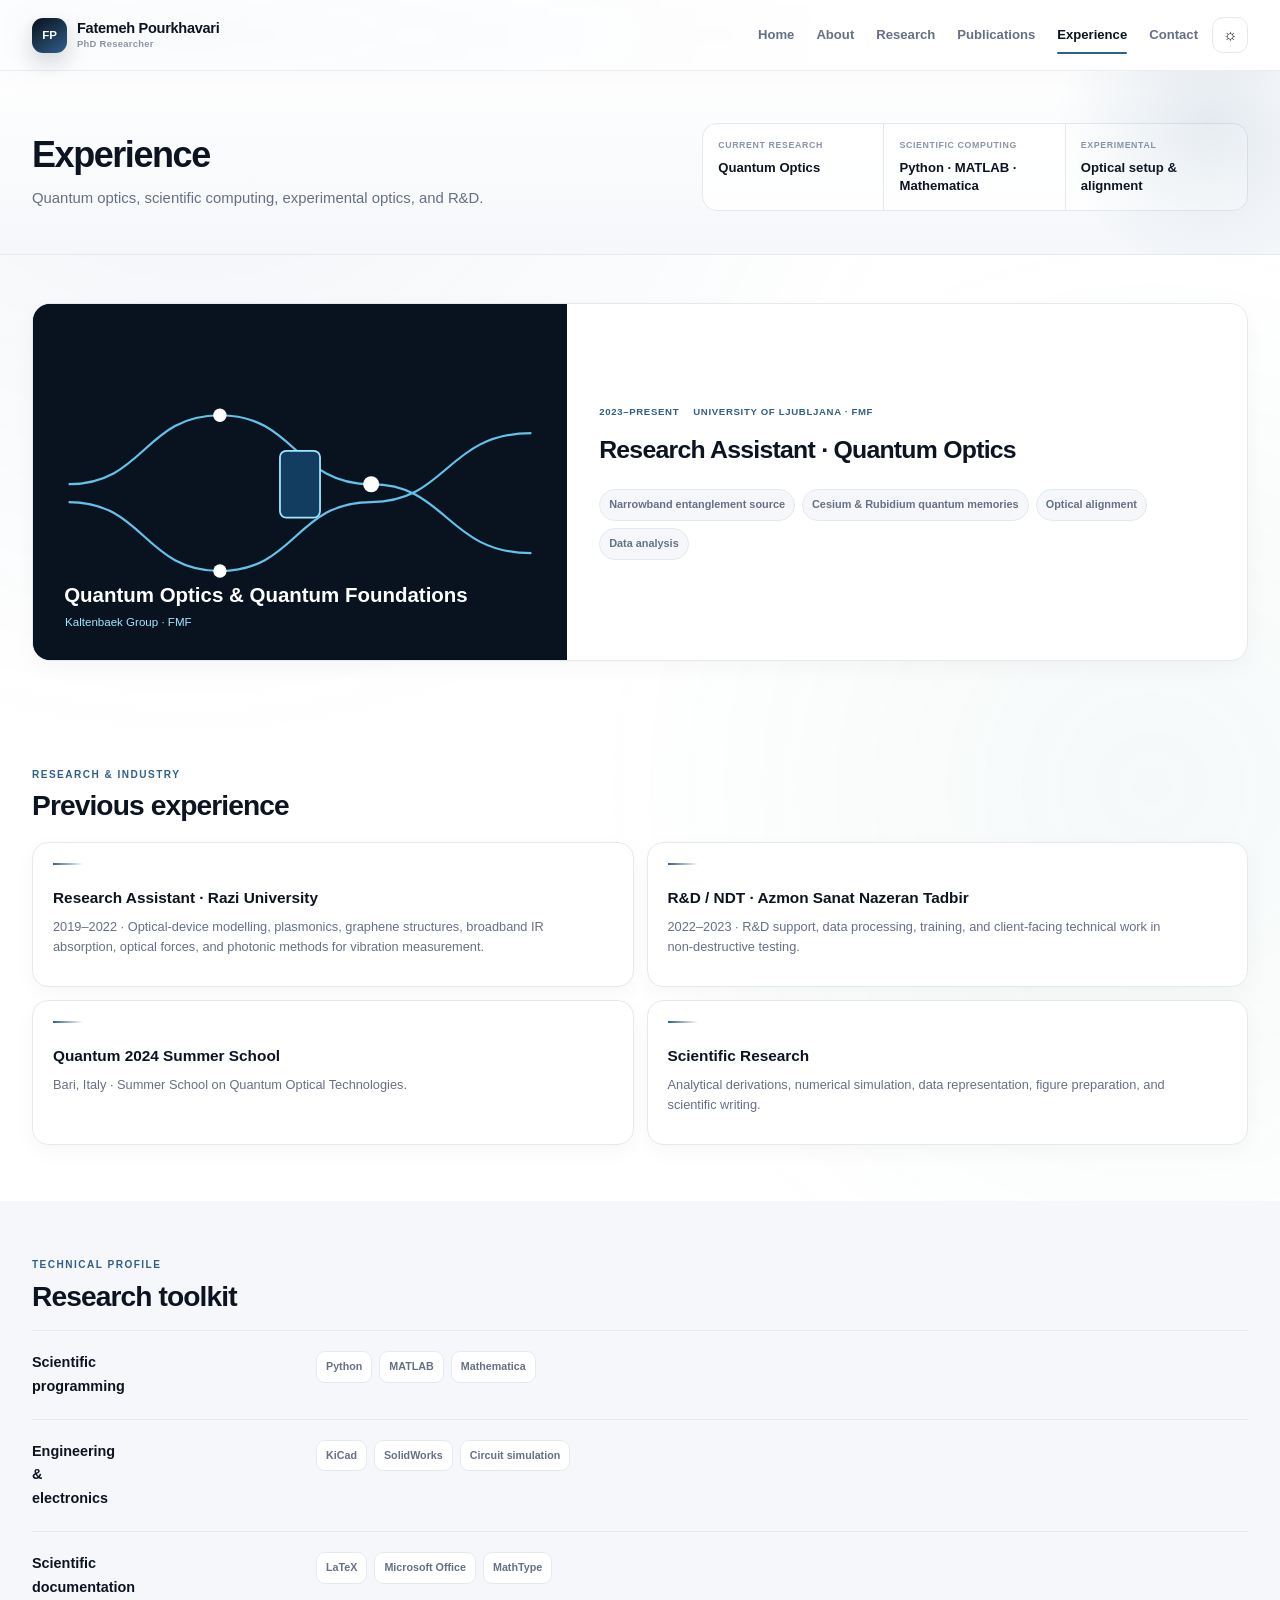
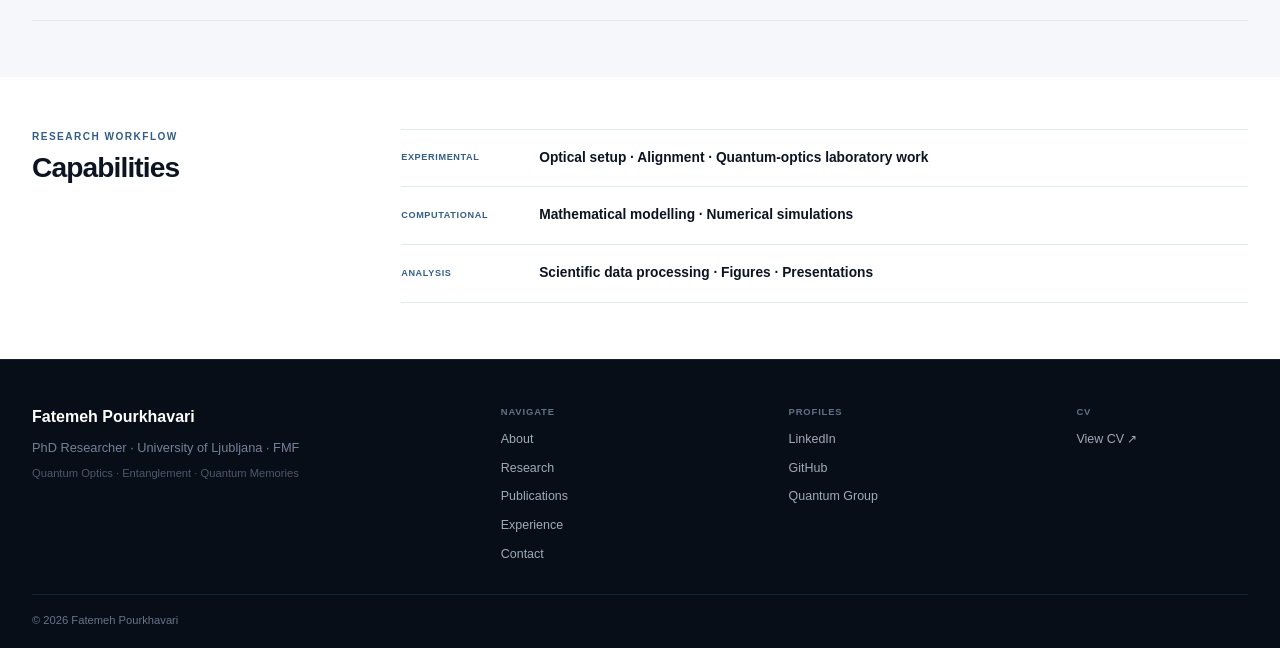
<file: experience.html>
<!DOCTYPE html>

<html lang="en">
<head><script>try{const t=localStorage.getItem('theme');if(t){document.documentElement.dataset.theme=t}else if(window.matchMedia('(prefers-color-scheme: dark)').matches){document.documentElement.dataset.theme='dark'}}catch(e){}</script>
<meta charset="utf-8"/>
<meta content="width=device-width, initial-scale=1.0" name="viewport"/>
<meta content="Fatemeh Pourkhavari" name="author"/>
<meta content="index, follow" name="robots"/>
<meta content="#f7f9fc" name="theme-color"/>
<link href="favicon.svg" rel="icon" type="image/svg+xml"/>
<link href="style-v60.css" rel="stylesheet"/>
<meta content="Research experience and technical skills of Fatemeh Pourkhavari in quantum optics, plasmonics, scientific computing, optical alignment, MATLAB, Mathematica, Python, KiCad, and SolidWorks." name="description"/>
<title>Experience | Fatemeh Pourkhavari</title>
<link href="https://fpourkhavari.github.io/experience.html" rel="canonical"/><meta content="Experience | Fatemeh Pourkhavari" property="og:title"/><meta content="website" property="og:type"/><meta content="https://fpourkhavari.github.io/experience.html" property="og:url"/><meta content="https://fpourkhavari.github.io/social-preview.jpg" property="og:image"/><meta content="Research experience and technical skills of Fatemeh Pourkhavari in quantum optics, plasmonics, scientific computing, optical alignment, MATLAB, Mathematica, Python, KiCad, and SolidWorks." property="og:description"/><meta content="light dark" name="color-scheme"/><meta content="1200" property="og:image:width"/><meta content="630" property="og:image:height"/><meta content="Fatemeh Pourkhavari" property="og:site_name"/><meta content="summary_large_image" name="twitter:card"/><meta content="Experience | Fatemeh Pourkhavari" name="twitter:title"/><meta content="Research experience and technical skills of Fatemeh Pourkhavari in quantum optics, plasmonics, scientific computing, optical alignment, MATLAB, Mathematica, Python, KiCad, and SolidWorks." name="twitter:description"/><meta content="https://fpourkhavari.github.io/social-preview.jpg" name="twitter:image"/><meta content="https://fpourkhavari.github.io/social-preview.jpg" property="og:image:secure_url"/><meta content="image/jpeg" property="og:image:type"/><meta content="Fatemeh Pourkhavari — PhD Researcher in Quantum Optics" property="og:image:alt"/><meta content="Fatemeh Pourkhavari — PhD Researcher in Quantum Optics" name="twitter:image:alt"/><script type="application/ld+json">{"@context": "https://schema.org", "@type": "Person", "name": "Fatemeh Pourkhavari", "url": "https://fpourkhavari.github.io/", "image": "https://fpourkhavari.github.io/profile.jpg", "jobTitle": "PhD Researcher", "email": "mailto:fatemeh.pourkhavari@fmf.uni-lj.si", "affiliation": {"@type": "CollegeOrUniversity", "name": "University of Ljubljana", "department": "Faculty of Mathematics and Physics"}, "memberOf": {"@type": "Organization", "name": "Quantum Optics & Quantum Foundations Laboratory", "url": "https://quantum.fmf.uni-lj.si/"}, "sameAs": ["https://www.linkedin.com/in/fatemeh-pourkhavari-b16665173", "https://github.com/fpourkhavari"], "knowsAbout": ["Quantum optics", "Quantum entanglement", "Quantum memories", "Narrowband entanglement sources", "Plasmonics", "Nonlinear optics", "Graphene"]}</script><link href="site.webmanifest" rel="manifest"/><link href="https://www.fmf.uni-lj.si" rel="preconnect"/><link href="https://quantum.fmf.uni-lj.si" rel="preconnect"/></head>
<body data-page="experience">
<a class="skip-link" href="#main-content">Skip to content</a>
<div aria-hidden="true" class="page-noise"></div>
<header class="site-header">
<div aria-hidden="true" class="scroll-progress"><span></span></div>
<div class="shell nav-shell">
<a aria-label="Fatemeh Pourkhavari home" class="brand" href="index.html">
<span class="brand-mark">FP</span>
<span class="brand-copy">
<strong>Fatemeh Pourkhavari</strong>
<small>PhD Researcher</small>
</span>
</a>
<div class="nav-actions">
<nav aria-label="Main navigation" class="main-nav">
<a data-page="home" href="index.html">Home</a>
<a data-page="about" href="about.html">About</a>
<a data-page="research" href="research.html">Research</a>
<a data-page="publications" href="publications.html">Publications</a>
<a data-page="experience" href="experience.html">Experience</a>
<a data-page="contact" href="contact.html">Contact</a>
</nav>
<button aria-label="Toggle color theme" aria-pressed="false" class="theme-toggle" title="Toggle color theme" type="button">
<span aria-hidden="true" class="theme-icon sun">☼</span>
<span aria-hidden="true" class="theme-icon moon">◐</span>
</button>
<button aria-expanded="false" aria-label="Open navigation" class="menu-toggle">
<span></span><span></span><span></span>
</button>
</div>
</div>
</header>
<div aria-hidden="true" class="mobile-nav-backdrop"></div>
<main id="main-content">
<section class="page-hero experience-page-hero"><div class="shell experience-hero-grid"><div class="reveal"><h1>Experience</h1><p class="page-intro">Quantum optics, scientific computing, experimental optics, and R&amp;D.</p></div><div class="experience-summary reveal reveal-delay experience-summary-v51"><div><span>Current research</span><strong>Quantum Optics</strong></div><div><span>Scientific computing</span><strong>Python · MATLAB · Mathematica</strong></div><div><span>Experimental</span><strong>Optical setup &amp; alignment</strong></div></div></div></section>
<section class="section experience-feature-v40"><div class="shell"><article class="experience-feature-card-v40 reveal"><div class="experience-feature-image-v40"><img alt="Quantum Optics and Quantum Foundations Laboratory" decoding="async" loading="lazy" src="quantum-group.svg"/></div><div class="experience-feature-copy-v40"><div class="experience-feature-meta-v40"><span>2023–Present</span><span>University of Ljubljana · FMF</span></div><h2>Research Assistant · Quantum Optics</h2><div class="course-row-v40"><span>Narrowband entanglement source</span><span>Cesium &amp; Rubidium quantum memories</span><span>Optical alignment</span><span>Data analysis</span></div></div></article></div></section>
<section class="section research-themes-v45"><div class="shell"><div class="section-heading compact-heading reveal"><p class="eyebrow">Research &amp; Industry</p><h2>Previous experience</h2></div><div class="theme-grid-v45"><article class="theme-card-v45 reveal"><span class="theme-line-v45"></span><h3>Research Assistant · Razi University</h3><p>2019–2022 · Optical-device modelling, plasmonics, graphene structures, broadband IR absorption, optical forces, and photonic methods for vibration measurement.</p></article><article class="theme-card-v45 reveal"><span class="theme-line-v45"></span><h3>R&amp;D / NDT · Azmon Sanat Nazeran Tadbir</h3><p>2022–2023 · R&amp;D support, data processing, training, and client-facing technical work in non-destructive testing.</p></article><article class="theme-card-v45 reveal"><span class="theme-line-v45"></span><h3>Quantum 2024 Summer School</h3><p>Bari, Italy · Summer School on Quantum Optical Technologies.</p></article><article class="theme-card-v45 reveal"><span class="theme-line-v45"></span><h3>Scientific Research</h3><p>Analytical derivations, numerical simulation, data representation, figure preparation, and scientific writing.</p></article></div></div></section>
<section class="section surface-soft toolkit-section-v40"><div class="shell"><div class="section-heading compact-heading reveal"><p class="eyebrow">Technical Profile</p><h2>Research toolkit</h2></div><div class="toolkit-v40"><article class="toolkit-item-v40 reveal"><div class="toolkit-title-v40"><strong>Scientific programming</strong></div><div class="toolkit-tags-v40"><span>Python</span><span>MATLAB</span><span>Mathematica</span></div></article><article class="toolkit-item-v40 reveal"><div class="toolkit-title-v40"><strong>Engineering &amp; electronics</strong></div><div class="toolkit-tags-v40"><span>KiCad</span><span>SolidWorks</span><span>Circuit simulation</span></div></article><article class="toolkit-item-v40 reveal"><div class="toolkit-title-v40"><strong>Scientific documentation</strong></div><div class="toolkit-tags-v40"><span>LaTeX</span><span>Microsoft Office</span><span>MathType</span></div></article></div></div></section>
<section class="section capabilities-section-v40"><div class="shell capabilities-v40-grid"><div class="section-heading reveal"><p class="eyebrow">Research Workflow</p><h2>Capabilities</h2></div><div class="capabilities-v40-list"><div class="capability-v40 reveal"><span>Experimental</span><strong>Optical setup · Alignment · Quantum-optics laboratory work</strong></div><div class="capability-v40 reveal"><span>Computational</span><strong>Mathematical modelling · Numerical simulations</strong></div><div class="capability-v40 reveal"><span>Analysis</span><strong>Scientific data processing · Figures · Presentations</strong></div></div></div></section>
</main>
<footer class="site-footer">
<div class="shell footer-grid footer-grid-v50">
<div class="footer-intro">
<a class="footer-brand" href="index.html">Fatemeh Pourkhavari</a>
<p>PhD Researcher · University of Ljubljana · FMF</p>
<span class="footer-note">Quantum Optics · Entanglement · Quantum Memories</span>
</div>
<div class="footer-links">
<span class="footer-label">Navigate</span>
<a href="about.html">About</a>
<a href="research.html">Research</a>
<a href="publications.html">Publications</a>
<a href="experience.html">Experience</a>
<a href="contact.html">Contact</a>
</div>
<div class="footer-links"><span class="footer-label">Profiles</span><a href="https://www.linkedin.com/in/fatemeh-pourkhavari-b16665173" rel="me noopener noreferrer" target="_blank">LinkedIn</a><a href="https://github.com/fpourkhavari" rel="me noopener noreferrer" target="_blank">GitHub</a><a href="https://quantum.fmf.uni-lj.si/" rel="me noopener noreferrer" target="_blank">Quantum Group</a></div>
<div class="footer-links footer-documents-v50">
<span class="footer-label">CV</span>
<a href="Fatemeh-Pourkhavari-CV.pdf" rel="noopener noreferrer" target="_blank">View CV ↗</a>
</div>
</div>
<div class="shell footer-bottom footer-bottom-v50">
<span>© <span id="year"></span> Fatemeh Pourkhavari</span>
</div>
</footer>
<button aria-label="Back to top" class="back-to-top" type="button">↑</button>
<div aria-hidden="true" class="page-transition"></div>

<script defer="True" src="script-v60.js"></script></body>
</html>
</file>
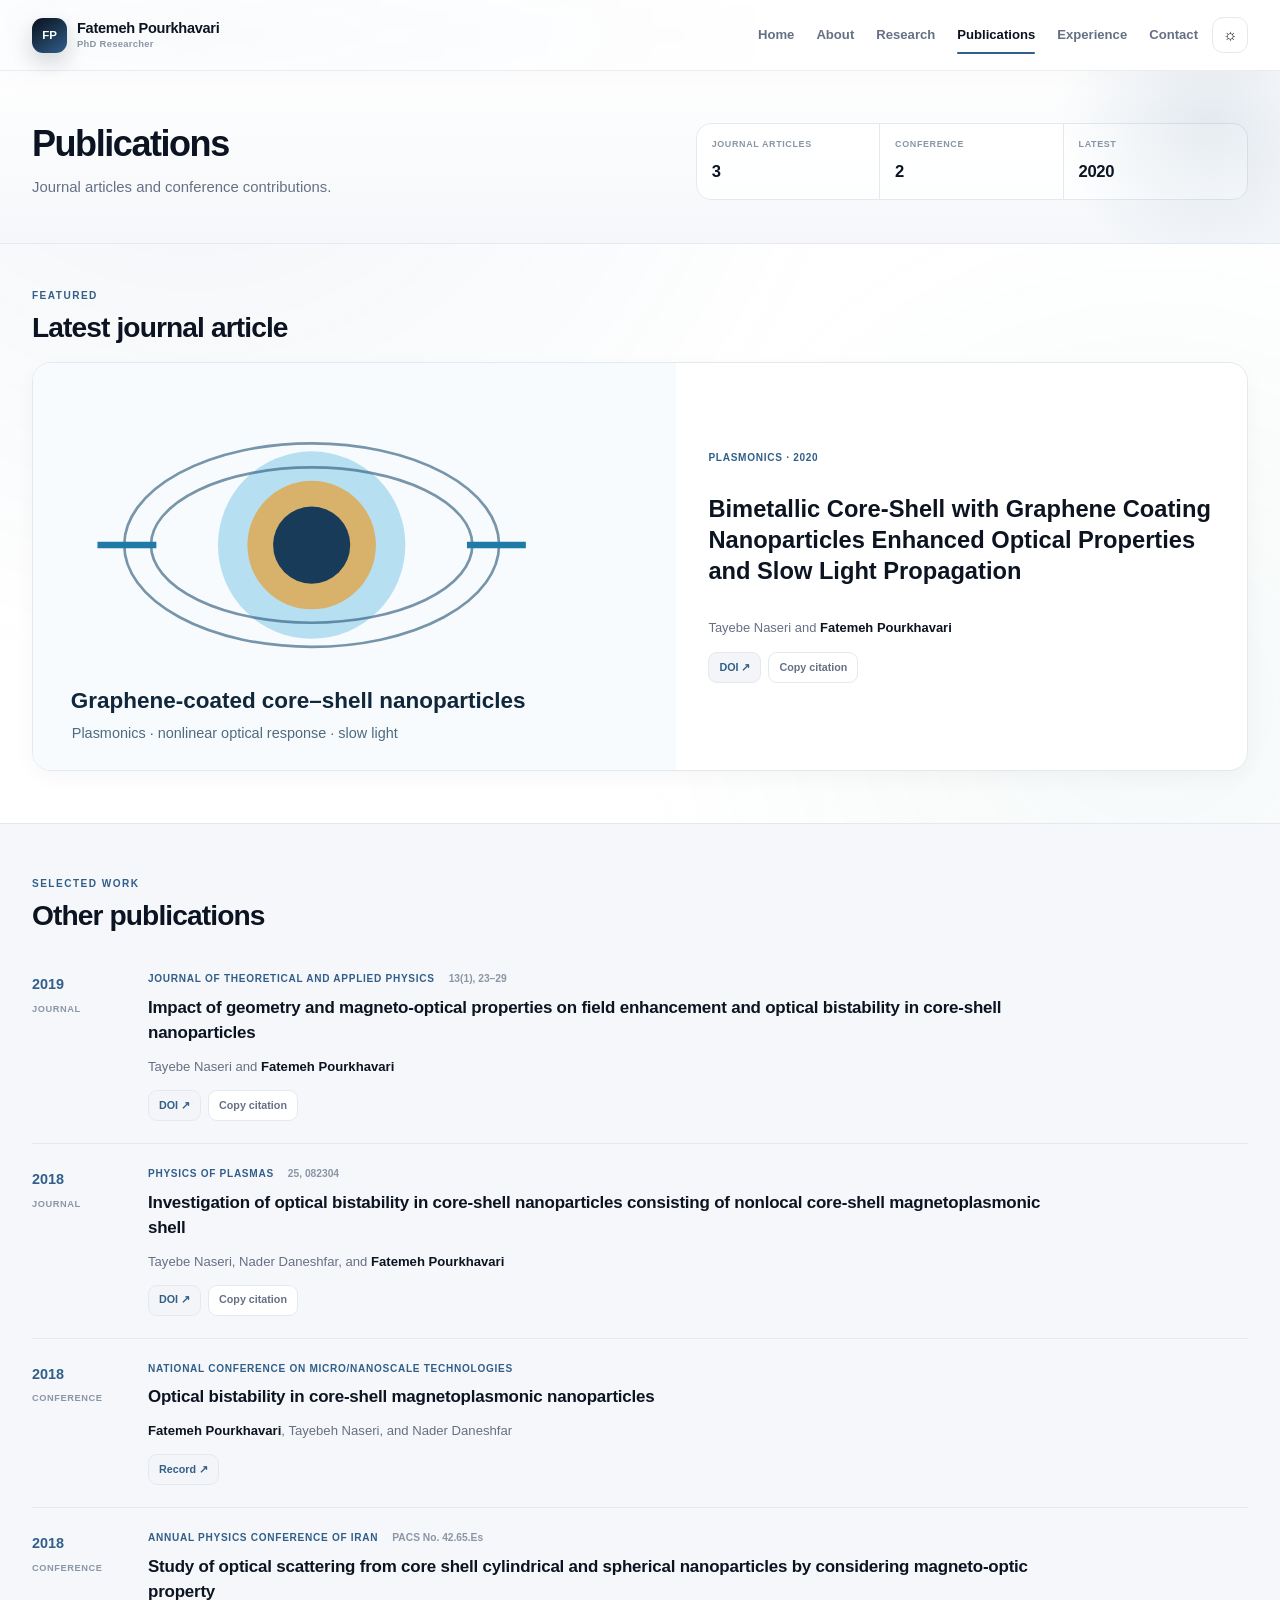
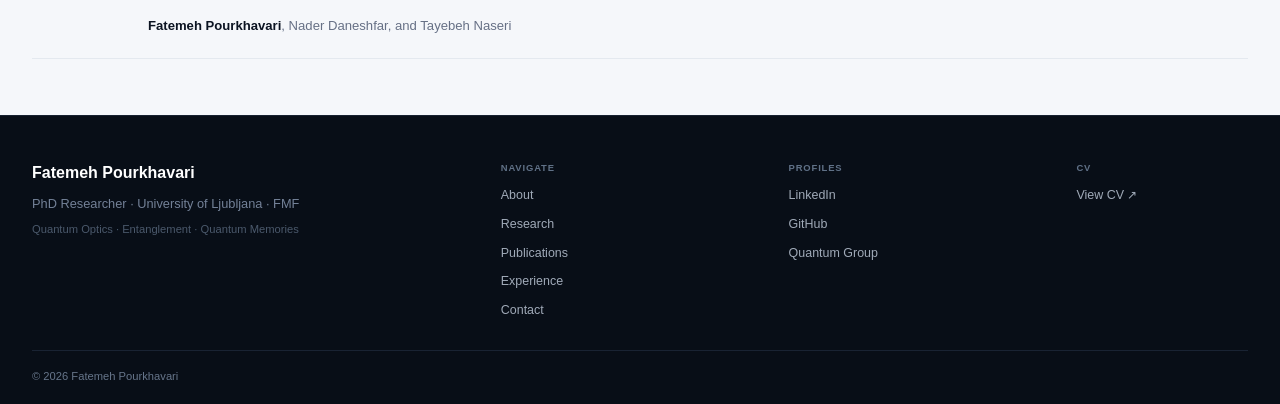
<file: publications.html>
<!DOCTYPE html>

<html lang="en">
<head><script>try{const t=localStorage.getItem('theme');if(t){document.documentElement.dataset.theme=t}else if(window.matchMedia('(prefers-color-scheme: dark)').matches){document.documentElement.dataset.theme='dark'}}catch(e){}</script>
<meta charset="utf-8"/>
<meta content="width=device-width, initial-scale=1.0" name="viewport"/>
<meta content="Fatemeh Pourkhavari" name="author"/>
<meta content="index, follow" name="robots"/>
<meta content="#f7f9fc" name="theme-color"/>
<link href="favicon.svg" rel="icon" type="image/svg+xml"/>
<link href="style-v60.css" rel="stylesheet"/>
<meta content="Publications by Fatemeh Pourkhavari in plasmonics, nonlinear optics, optical bistability, graphene-coated nanoparticles, and magnetoplasmonics." name="description"/>
<title>Publications | Fatemeh Pourkhavari</title>
<link href="https://fpourkhavari.github.io/publications.html" rel="canonical"/><meta content="Publications | Fatemeh Pourkhavari" property="og:title"/><meta content="website" property="og:type"/><meta content="https://fpourkhavari.github.io/publications.html" property="og:url"/><meta content="https://fpourkhavari.github.io/social-preview.jpg" property="og:image"/><meta content="Publications by Fatemeh Pourkhavari in plasmonics, nonlinear optics, optical bistability, graphene-coated nanoparticles, and magnetoplasmonics." property="og:description"/><meta content="light dark" name="color-scheme"/><meta content="1200" property="og:image:width"/><meta content="630" property="og:image:height"/><meta content="Fatemeh Pourkhavari" property="og:site_name"/><meta content="summary_large_image" name="twitter:card"/><meta content="Publications | Fatemeh Pourkhavari" name="twitter:title"/><meta content="Publications by Fatemeh Pourkhavari in plasmonics, nonlinear optics, optical bistability, graphene-coated nanoparticles, and magnetoplasmonics." name="twitter:description"/><meta content="https://fpourkhavari.github.io/social-preview.jpg" name="twitter:image"/><meta content="https://fpourkhavari.github.io/social-preview.jpg" property="og:image:secure_url"/><meta content="image/jpeg" property="og:image:type"/><meta content="Fatemeh Pourkhavari — PhD Researcher in Quantum Optics" property="og:image:alt"/><meta content="Fatemeh Pourkhavari — PhD Researcher in Quantum Optics" name="twitter:image:alt"/><script type="application/ld+json">{"@context": "https://schema.org", "@type": "Person", "name": "Fatemeh Pourkhavari", "url": "https://fpourkhavari.github.io/", "image": "https://fpourkhavari.github.io/profile.jpg", "jobTitle": "PhD Researcher", "email": "mailto:fatemeh.pourkhavari@fmf.uni-lj.si", "affiliation": {"@type": "CollegeOrUniversity", "name": "University of Ljubljana", "department": "Faculty of Mathematics and Physics"}, "memberOf": {"@type": "Organization", "name": "Quantum Optics & Quantum Foundations Laboratory", "url": "https://quantum.fmf.uni-lj.si/"}, "sameAs": ["https://www.linkedin.com/in/fatemeh-pourkhavari-b16665173", "https://github.com/fpourkhavari"], "knowsAbout": ["Quantum optics", "Quantum entanglement", "Quantum memories", "Narrowband entanglement sources", "Plasmonics", "Nonlinear optics", "Graphene"]}</script><link href="site.webmanifest" rel="manifest"/><link href="https://www.fmf.uni-lj.si" rel="preconnect"/><link href="https://quantum.fmf.uni-lj.si" rel="preconnect"/></head>
<body data-page="publications">
<a class="skip-link" href="#main-content">Skip to content</a>
<div aria-hidden="true" class="page-noise"></div>
<header class="site-header">
<div aria-hidden="true" class="scroll-progress"><span></span></div>
<div class="shell nav-shell">
<a aria-label="Fatemeh Pourkhavari home" class="brand" href="index.html">
<span class="brand-mark">FP</span>
<span class="brand-copy">
<strong>Fatemeh Pourkhavari</strong>
<small>PhD Researcher</small>
</span>
</a>
<div class="nav-actions">
<nav aria-label="Main navigation" class="main-nav">
<a data-page="home" href="index.html">Home</a>
<a data-page="about" href="about.html">About</a>
<a data-page="research" href="research.html">Research</a>
<a data-page="publications" href="publications.html">Publications</a>
<a data-page="experience" href="experience.html">Experience</a>
<a data-page="contact" href="contact.html">Contact</a>
</nav>
<button aria-label="Toggle color theme" aria-pressed="false" class="theme-toggle" title="Toggle color theme" type="button">
<span aria-hidden="true" class="theme-icon sun">☼</span>
<span aria-hidden="true" class="theme-icon moon">◐</span>
</button>
<button aria-expanded="false" aria-label="Open navigation" class="menu-toggle">
<span></span><span></span><span></span>
</button>
</div>
</div>
</header>
<div aria-hidden="true" class="mobile-nav-backdrop"></div>
<main id="main-content">
<section class="page-hero publications-page-hero"><div class="shell publications-hero-grid"><div class="reveal"><h1>Publications</h1><p class="page-intro">Journal articles and conference contributions.</p></div><div class="publication-summary reveal reveal-delay publication-summary-v51"><div><span>Journal articles</span><strong>3</strong></div><div><span>Conference</span><strong>2</strong></div><div><span>Latest</span><strong>2020</strong></div></div></div></section>
<section class="section publication-feature-v42"><div class="shell"><div class="section-heading compact-heading reveal"><p class="eyebrow">Featured</p><h2>Latest journal article</h2></div><article class="feature-paper-v42 reveal"><div class="feature-paper-visual-v42"><img alt="Conceptual illustration of graphene-coated core-shell nanoparticles" decoding="async" loading="lazy" src="publication-cover.svg"/></div><div class="feature-paper-copy-v42"><div class="publication-topline"><span class="journal-name">Plasmonics · 2020</span></div><h2>Bimetallic Core-Shell with Graphene Coating Nanoparticles Enhanced Optical Properties and Slow Light Propagation</h2><p class="publication-authors">Tayebe Naseri and <strong>Fatemeh Pourkhavari</strong></p><div class="publication-actions"><a class="paper-action primary-paper-action" href="https://doi.org/10.1007/s11468-019-01101-w" rel="noopener noreferrer" target="_blank">DOI ↗</a><button class="paper-action copy-citation" data-citation="Naseri, T., &amp; Pourkhavari, F. (2020). Bimetallic Core-Shell with Graphene Coating Nanoparticles Enhanced Optical Properties and Slow Light Propagation. Plasmonics. https://doi.org/10.1007/s11468-019-01101-w" type="button">Copy citation</button></div></div></article></div></section>
<section class="section publications-rest-v42"><div class="shell"><div class="section-heading compact-heading reveal"><p class="eyebrow">Selected Work</p><h2>Other publications</h2></div><div class="publication-list-v42">
<article class="publication-entry reveal publication-entry-v52"><span class="publication-hover-marker"></span><div class="publication-year-column"><span>2019</span><small>Journal</small></div><div class="publication-entry-content"><div class="publication-topline"><span class="journal-name">Journal of Theoretical and Applied Physics</span><span class="publication-volume">13(1), 23–29</span></div><h2>Impact of geometry and magneto-optical properties on field enhancement and optical bistability in core-shell nanoparticles</h2><p class="publication-authors">Tayebe Naseri and <strong>Fatemeh Pourkhavari</strong></p><div class="publication-actions"><a class="paper-action primary-paper-action" href="https://doi.org/10.1007/s40094-018-0314-z" rel="noopener noreferrer" target="_blank">DOI ↗</a><button class="paper-action copy-citation" data-citation="Naseri, T., &amp; Pourkhavari, F. (2019). Impact of geometry and magneto-optical properties on field enhancement and optical bistability in core-shell nanoparticles. Journal of Theoretical and Applied Physics, 13(1), 23–29. https://doi.org/10.1007/s40094-018-0314-z" type="button">Copy citation</button></div></div></article>
<article class="publication-entry reveal publication-entry-v52"><span class="publication-hover-marker"></span><div class="publication-year-column"><span>2018</span><small>Journal</small></div><div class="publication-entry-content"><div class="publication-topline"><span class="journal-name">Physics of Plasmas</span><span class="publication-volume">25, 082304</span></div><h2>Investigation of optical bistability in core-shell nanoparticles consisting of nonlocal core-shell magnetoplasmonic shell</h2><p class="publication-authors">Tayebe Naseri, Nader Daneshfar, and <strong>Fatemeh Pourkhavari</strong></p><div class="publication-actions"><a class="paper-action primary-paper-action" href="https://doi.org/10.1063/1.5024781" rel="noopener noreferrer" target="_blank">DOI ↗</a><button class="paper-action copy-citation" data-citation="Naseri, T., Daneshfar, N., &amp; Pourkhavari, F. (2018). Investigation of optical bistability in core-shell nanoparticles consisting of nonlocal core-shell magnetoplasmonic shell. Physics of Plasmas, 25, 082304. https://doi.org/10.1063/1.5024781" type="button">Copy citation</button></div></div></article>
<article class="publication-entry reveal publication-entry-v52"><span class="publication-hover-marker"></span><div class="publication-year-column"><span>2018</span><small>Conference</small></div><div class="publication-entry-content"><div class="publication-topline"><span class="journal-name">National Conference on Micro/Nanoscale Technologies</span></div><h2>Optical bistability in core-shell magnetoplasmonic nanoparticles</h2><p class="publication-authors"><strong>Fatemeh Pourkhavari</strong>, Tayebeh Naseri, and Nader Daneshfar</p><div class="publication-actions"><a class="paper-action primary-paper-action" href="https://civilica.com/doc/807669/" rel="noopener noreferrer" target="_blank">Record ↗</a></div></div></article>
<article class="publication-entry reveal publication-entry-v52"><span class="publication-hover-marker"></span><div class="publication-year-column"><span>2018</span><small>Conference</small></div><div class="publication-entry-content"><div class="publication-topline"><span class="journal-name">Annual Physics Conference of Iran</span><span class="publication-volume">PACS No. 42.65.Es</span></div><h2>Study of optical scattering from core shell cylindrical and spherical nanoparticles by considering magneto-optic property</h2><p class="publication-authors"><strong>Fatemeh Pourkhavari</strong>, Nader Daneshfar, and Tayebeh Naseri</p></div></article>
</div></div></section>
</main>
<footer class="site-footer">
<div class="shell footer-grid footer-grid-v50">
<div class="footer-intro">
<a class="footer-brand" href="index.html">Fatemeh Pourkhavari</a>
<p>PhD Researcher · University of Ljubljana · FMF</p>
<span class="footer-note">Quantum Optics · Entanglement · Quantum Memories</span>
</div>
<div class="footer-links">
<span class="footer-label">Navigate</span>
<a href="about.html">About</a>
<a href="research.html">Research</a>
<a href="publications.html">Publications</a>
<a href="experience.html">Experience</a>
<a href="contact.html">Contact</a>
</div>
<div class="footer-links"><span class="footer-label">Profiles</span><a href="https://www.linkedin.com/in/fatemeh-pourkhavari-b16665173" rel="me noopener noreferrer" target="_blank">LinkedIn</a><a href="https://github.com/fpourkhavari" rel="me noopener noreferrer" target="_blank">GitHub</a><a href="https://quantum.fmf.uni-lj.si/" rel="me noopener noreferrer" target="_blank">Quantum Group</a></div>
<div class="footer-links footer-documents-v50">
<span class="footer-label">CV</span>
<a href="Fatemeh-Pourkhavari-CV.pdf" rel="noopener noreferrer" target="_blank">View CV ↗</a>
</div>
</div>
<div class="shell footer-bottom footer-bottom-v50">
<span>© <span id="year"></span> Fatemeh Pourkhavari</span>
</div>
</footer>
<button aria-label="Back to top" class="back-to-top" type="button">↑</button>
<div aria-hidden="true" class="page-transition"></div>

<script defer="True" src="script-v60.js"></script></body>
</html>
</file>
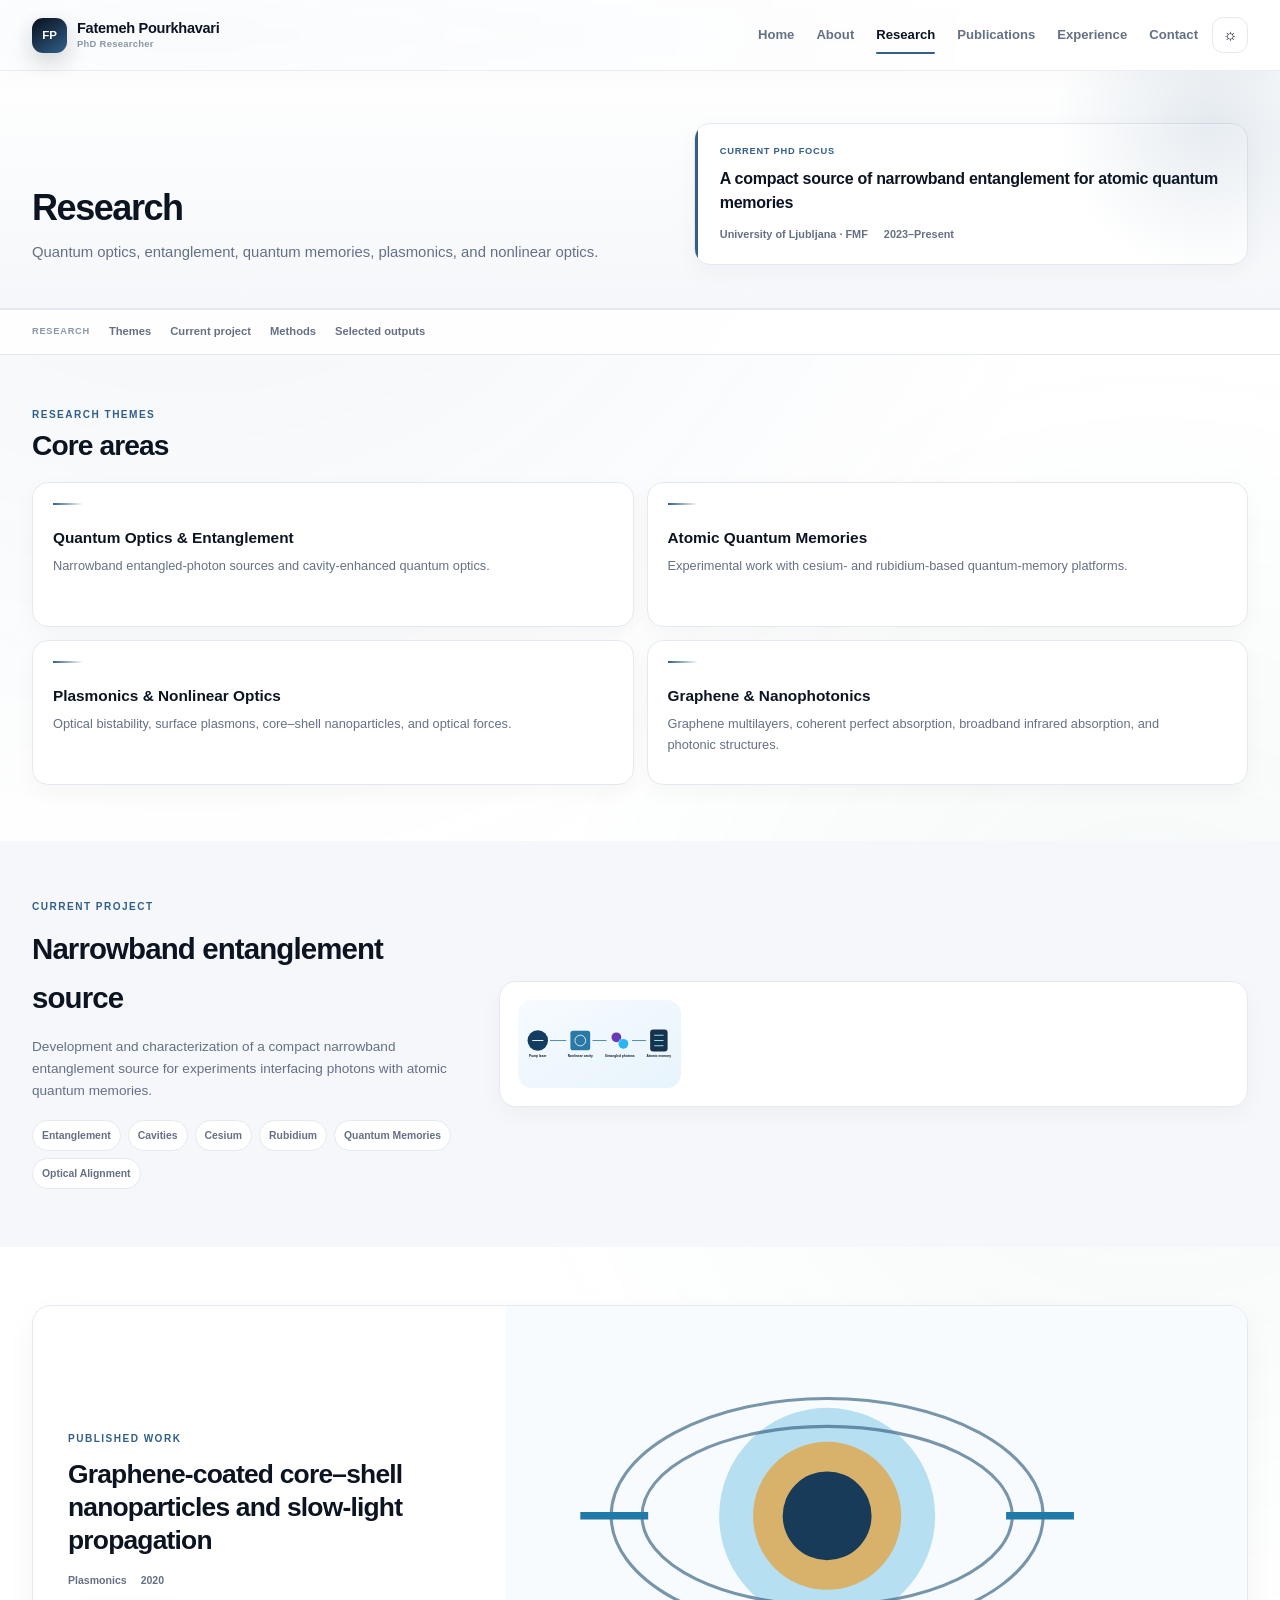
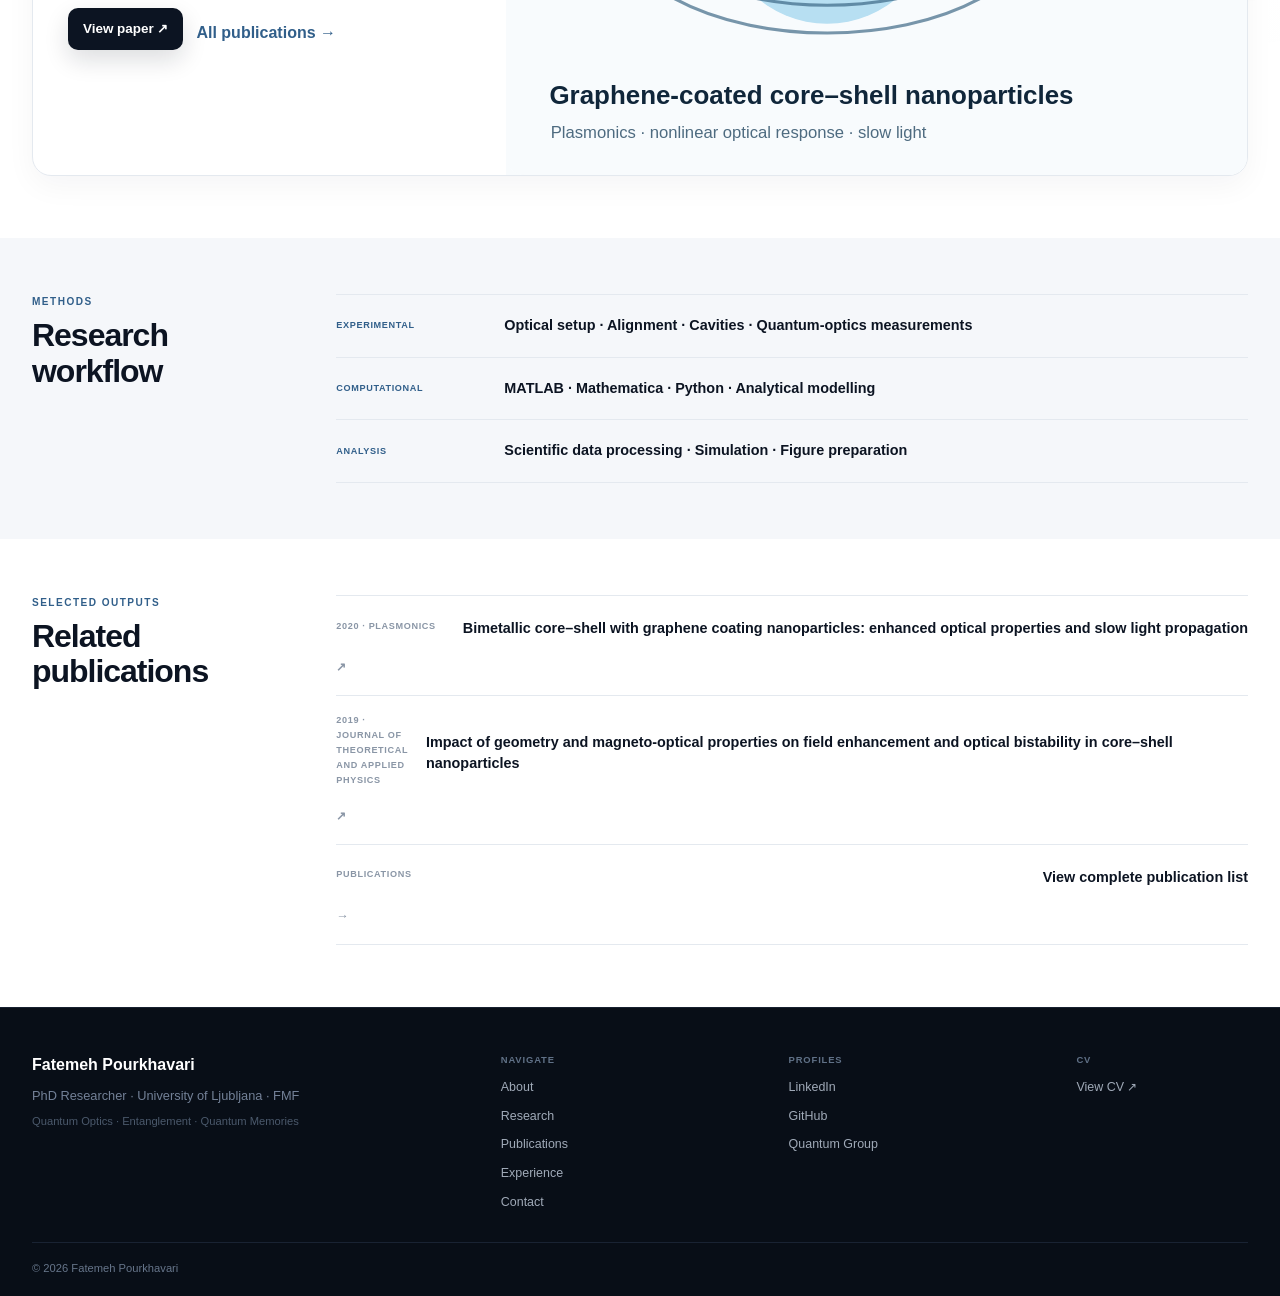
<file: research.html>
<!DOCTYPE html>

<html lang="en">
<head><script>try{const t=localStorage.getItem('theme');if(t){document.documentElement.dataset.theme=t}else if(window.matchMedia('(prefers-color-scheme: dark)').matches){document.documentElement.dataset.theme='dark'}}catch(e){}</script>
<meta charset="utf-8"/>
<meta content="width=device-width, initial-scale=1.0" name="viewport"/>
<meta content="Fatemeh Pourkhavari" name="author"/>
<meta content="index, follow" name="robots"/>
<meta content="#f7f9fc" name="theme-color"/>
<link href="favicon.svg" rel="icon" type="image/svg+xml"/>
<link href="style-v60.css" rel="stylesheet"/>
<meta content="Research profile of Fatemeh Pourkhavari: quantum optics, narrowband entanglement sources, atomic quantum memories, plasmonics, nonlinear optics, graphene, and photonic structures." name="description"/>
<title>Research | Fatemeh Pourkhavari</title>
<link href="https://fpourkhavari.github.io/research.html" rel="canonical"/><meta content="Research | Fatemeh Pourkhavari" property="og:title"/><meta content="website" property="og:type"/><meta content="https://fpourkhavari.github.io/research.html" property="og:url"/><meta content="https://fpourkhavari.github.io/social-preview.jpg" property="og:image"/><meta content="Research profile of Fatemeh Pourkhavari: quantum optics, narrowband entanglement sources, atomic quantum memories, plasmonics, nonlinear optics, graphene, and photonic structures." property="og:description"/><meta content="light dark" name="color-scheme"/><meta content="1200" property="og:image:width"/><meta content="630" property="og:image:height"/><meta content="Fatemeh Pourkhavari" property="og:site_name"/><meta content="summary_large_image" name="twitter:card"/><meta content="Research | Fatemeh Pourkhavari" name="twitter:title"/><meta content="Research profile of Fatemeh Pourkhavari: quantum optics, narrowband entanglement sources, atomic quantum memories, plasmonics, nonlinear optics, graphene, and photonic structures." name="twitter:description"/><meta content="https://fpourkhavari.github.io/social-preview.jpg" name="twitter:image"/><meta content="https://fpourkhavari.github.io/social-preview.jpg" property="og:image:secure_url"/><meta content="image/jpeg" property="og:image:type"/><meta content="Fatemeh Pourkhavari — PhD Researcher in Quantum Optics" property="og:image:alt"/><meta content="Fatemeh Pourkhavari — PhD Researcher in Quantum Optics" name="twitter:image:alt"/><script type="application/ld+json">{"@context": "https://schema.org", "@type": "Person", "name": "Fatemeh Pourkhavari", "url": "https://fpourkhavari.github.io/", "image": "https://fpourkhavari.github.io/profile.jpg", "jobTitle": "PhD Researcher", "email": "mailto:fatemeh.pourkhavari@fmf.uni-lj.si", "affiliation": {"@type": "CollegeOrUniversity", "name": "University of Ljubljana", "department": "Faculty of Mathematics and Physics"}, "memberOf": {"@type": "Organization", "name": "Quantum Optics & Quantum Foundations Laboratory", "url": "https://quantum.fmf.uni-lj.si/"}, "sameAs": ["https://www.linkedin.com/in/fatemeh-pourkhavari-b16665173", "https://github.com/fpourkhavari"], "knowsAbout": ["Quantum optics", "Quantum entanglement", "Quantum memories", "Narrowband entanglement sources", "Plasmonics", "Nonlinear optics", "Graphene"]}</script><link href="site.webmanifest" rel="manifest"/><link href="https://www.fmf.uni-lj.si" rel="preconnect"/><link href="https://quantum.fmf.uni-lj.si" rel="preconnect"/></head>
<body data-page="research">
<a class="skip-link" href="#main-content">Skip to content</a>
<div aria-hidden="true" class="page-noise"></div>
<header class="site-header">
<div aria-hidden="true" class="scroll-progress"><span></span></div>
<div class="shell nav-shell">
<a aria-label="Fatemeh Pourkhavari home" class="brand" href="index.html">
<span class="brand-mark">FP</span>
<span class="brand-copy">
<strong>Fatemeh Pourkhavari</strong>
<small>PhD Researcher</small>
</span>
</a>
<div class="nav-actions">
<nav aria-label="Main navigation" class="main-nav">
<a data-page="home" href="index.html">Home</a>
<a data-page="about" href="about.html">About</a>
<a data-page="research" href="research.html">Research</a>
<a data-page="publications" href="publications.html">Publications</a>
<a data-page="experience" href="experience.html">Experience</a>
<a data-page="contact" href="contact.html">Contact</a>
</nav>
<button aria-label="Toggle color theme" aria-pressed="false" class="theme-toggle" title="Toggle color theme" type="button">
<span aria-hidden="true" class="theme-icon sun">☼</span>
<span aria-hidden="true" class="theme-icon moon">◐</span>
</button>
<button aria-expanded="false" aria-label="Open navigation" class="menu-toggle">
<span></span><span></span><span></span>
</button>
</div>
</div>
</header>
<div aria-hidden="true" class="mobile-nav-backdrop"></div>
<main id="main-content">
<section class="page-hero research-page-hero research-hero-v45"><div class="shell research-hero-grid-v45"><div class="reveal"><h1>Research</h1><p class="page-intro">Quantum optics, entanglement, quantum memories, plasmonics, and nonlinear optics.</p></div><aside class="research-focus-v45 reveal reveal-delay"><span class="focus-label-v45">Current PhD Focus</span><h2>A compact source of narrowband entanglement for atomic quantum memories</h2><div class="focus-meta-v45"><span>University of Ljubljana · FMF</span><span>2023–Present</span></div></aside></div></section>
<nav aria-label="Research page sections" class="research-subnav"><div class="shell research-subnav-inner"><a href="#themes">Themes</a><a href="#current-project">Current project</a><a href="#methods">Methods</a><a href="#outputs">Selected outputs</a></div></nav>
<section class="section research-themes-v45" id="themes"><div class="shell"><div class="section-heading compact-heading reveal"><p class="eyebrow">Research Themes</p><h2>Core areas</h2></div><div class="theme-grid-v45">
<article class="theme-card-v45 reveal"><span class="theme-line-v45"></span><h3>Quantum Optics &amp; Entanglement</h3><p>Narrowband entangled-photon sources and cavity-enhanced quantum optics.</p></article>
<article class="theme-card-v45 reveal"><span class="theme-line-v45"></span><h3>Atomic Quantum Memories</h3><p>Experimental work with cesium- and rubidium-based quantum-memory platforms.</p></article>
<article class="theme-card-v45 reveal"><span class="theme-line-v45"></span><h3>Plasmonics &amp; Nonlinear Optics</h3><p>Optical bistability, surface plasmons, core–shell nanoparticles, and optical forces.</p></article>
<article class="theme-card-v45 reveal"><span class="theme-line-v45"></span><h3>Graphene &amp; Nanophotonics</h3><p>Graphene multilayers, coherent perfect absorption, broadband infrared absorption, and photonic structures.</p></article>
</div></div></section>
<section class="section surface-soft current-project-v45" id="current-project"><div class="shell project-v45-grid"><div class="reveal"><p class="eyebrow">Current Project</p><h2>Narrowband entanglement source</h2><p class="project-brief-v45">Development and characterization of a compact narrowband entanglement source for experiments interfacing photons with atomic quantum memories.</p><div class="project-keywords-v45"><span>Entanglement</span><span>Cavities</span><span>Cesium</span><span>Rubidium</span><span>Quantum Memories</span><span>Optical Alignment</span></div></div><div class="conversion-path-v45 reveal reveal-delay"><img alt="Narrowband entanglement source and quantum-memory pathway" src="quantum-schematic.svg" style="width:100%;height:auto;display:block;border-radius:14px;"/></div></div></section>
<section class="section research-paper-v45 research-paper-v45-v52"><div class="shell"><article class="research-paper-card-v45 reveal"><div class="research-paper-copy-v45"><p class="eyebrow">Published Work</p><h2>Graphene-coated core–shell nanoparticles and slow-light propagation</h2><div class="research-paper-meta-v45"><span>Plasmonics</span><span>2020</span></div><div class="research-paper-actions-v45"><a class="btn btn-primary" href="https://doi.org/10.1007/s11468-019-01101-w" rel="noopener noreferrer" target="_blank">View paper ↗</a><a class="text-link" href="publications.html">All publications →</a></div></div><a class="research-paper-figure-v45" href="https://doi.org/10.1007/s11468-019-01101-w" rel="noopener noreferrer" target="_blank"><img alt="Conceptual illustration of graphene-coated core-shell nanoparticles" decoding="async" loading="lazy" src="publication-cover.svg"/></a></article></div></section>
<section class="section surface-soft methods-v45 methods-v45-v52" id="methods"><div class="shell methods-v45-grid"><div class="section-heading reveal"><p class="eyebrow">Methods</p><h2>Research workflow</h2></div><div class="methods-list-v45"><div class="method-row-v45 reveal"><span>Experimental</span><strong>Optical setup · Alignment · Cavities · Quantum-optics measurements</strong></div><div class="method-row-v45 reveal"><span>Computational</span><strong>MATLAB · Mathematica · Python · Analytical modelling</strong></div><div class="method-row-v45 reveal"><span>Analysis</span><strong>Scientific data processing · Simulation · Figure preparation</strong></div></div></div></section>
<section class="section outputs-v45 outputs-v45-v52" id="outputs"><div class="shell outputs-v45-grid"><div class="section-heading reveal"><p class="eyebrow">Selected Outputs</p><h2>Related publications</h2></div><div class="outputs-list-v45"><a class="output-row-v45 reveal" href="https://doi.org/10.1007/s11468-019-01101-w" rel="noopener noreferrer" target="_blank"><span>2020 · Plasmonics</span><strong>Bimetallic core–shell with graphene coating nanoparticles: enhanced optical properties and slow light propagation</strong><b>↗</b></a><a class="output-row-v45 reveal" href="https://doi.org/10.1007/s40094-018-0314-z" rel="noopener noreferrer" target="_blank"><span>2019 · Journal of Theoretical and Applied Physics</span><strong>Impact of geometry and magneto-optical properties on field enhancement and optical bistability in core–shell nanoparticles</strong><b>↗</b></a><a class="output-row-v45 reveal" href="publications.html"><span>Publications</span><strong>View complete publication list</strong><b>→</b></a></div></div></section>
</main>
<footer class="site-footer">
<div class="shell footer-grid footer-grid-v50">
<div class="footer-intro">
<a class="footer-brand" href="index.html">Fatemeh Pourkhavari</a>
<p>PhD Researcher · University of Ljubljana · FMF</p>
<span class="footer-note">Quantum Optics · Entanglement · Quantum Memories</span>
</div>
<div class="footer-links">
<span class="footer-label">Navigate</span>
<a href="about.html">About</a>
<a href="research.html">Research</a>
<a href="publications.html">Publications</a>
<a href="experience.html">Experience</a>
<a href="contact.html">Contact</a>
</div>
<div class="footer-links"><span class="footer-label">Profiles</span><a href="https://www.linkedin.com/in/fatemeh-pourkhavari-b16665173" rel="me noopener noreferrer" target="_blank">LinkedIn</a><a href="https://github.com/fpourkhavari" rel="me noopener noreferrer" target="_blank">GitHub</a><a href="https://quantum.fmf.uni-lj.si/" rel="me noopener noreferrer" target="_blank">Quantum Group</a></div>
<div class="footer-links footer-documents-v50">
<span class="footer-label">CV</span>
<a href="Fatemeh-Pourkhavari-CV.pdf" rel="noopener noreferrer" target="_blank">View CV ↗</a>
</div>
</div>
<div class="shell footer-bottom footer-bottom-v50">
<span>© <span id="year"></span> Fatemeh Pourkhavari</span>
</div>
</footer>
<button aria-label="Back to top" class="back-to-top" type="button">↑</button>
<div aria-hidden="true" class="page-transition"></div>

<script defer="True" src="script-v60.js"></script></body>
</html>
</file>
<file: style-v60.css>
*{box-sizing:border-box}
:root{
  --bg:#ffffff;--bg-elev:#ffffff;--ink:#0c1422;--muted:#667085;--muted2:#8a96a6;
  --line:#e4e9ef;--soft:#f5f7fa;--blue:#315f8a;--blue2:#6e94b7;--dark:#0b1220;
  --nav:rgba(255,255,255,.82);--glass:rgba(255,255,255,.72);--shadow:0 22px 60px rgba(15,23,36,.09);
  --shadow-sm:0 12px 32px rgba(15,23,36,.06);--radius:22px;--shell:1180px;
}
html[data-theme="dark"]{
  --bg:#0b111b;--bg-elev:#111927;--ink:#eef4fb;--muted:#a8b4c5;--muted2:#7f8da1;
  --line:#243044;--soft:#0f1724;--blue:#8db4d7;--blue2:#7394b5;--dark:#060b12;
  --nav:rgba(11,17,27,.78);--glass:rgba(17,25,39,.72);--shadow:0 22px 70px rgba(0,0,0,.24);
  --shadow-sm:0 12px 36px rgba(0,0,0,.20);
}
html{scroll-behavior:smooth;color-scheme:light}
html[data-theme="dark"]{color-scheme:dark}
body{
  margin:0;font-family:Inter,ui-sans-serif,-apple-system,BlinkMacSystemFont,"Segoe UI",sans-serif;
  color:var(--ink);background:var(--bg);line-height:1.65;overflow-x:hidden;
  -webkit-font-smoothing:antialiased;text-rendering:optimizeLegibility;
}
body::before{
  content:"";position:fixed;inset:0;pointer-events:none;z-index:-2;
  background:
    radial-gradient(circle at 15% 0%,rgba(67,110,160,.08),transparent 30%),
    radial-gradient(circle at 90% 35%,rgba(84,151,145,.06),transparent 30%);
}
a{color:inherit}img{max-width:100%;display:block}
.shell{width:min(var(--shell),calc(100% - 48px));margin:0 auto}
.page-noise{pointer-events:none;position:fixed;inset:0;z-index:9999;opacity:.018;background-image:radial-gradient(currentColor .45px,transparent .45px);background-size:6px 6px}
.skip-link{position:fixed;left:16px;top:-80px;z-index:10000;background:var(--ink);color:var(--bg);padding:10px 14px;border-radius:10px;text-decoration:none;font-weight:800}
.skip-link:focus{top:14px}

.site-header{
  position:sticky;top:0;z-index:1000;background:var(--nav);backdrop-filter:blur(20px) saturate(170%);
  border-bottom:1px solid color-mix(in srgb,var(--line) 82%,transparent);
}
.scroll-progress{position:absolute;left:0;right:0;bottom:-1px;height:2px;overflow:hidden}
.scroll-progress span{display:block;width:0;height:100%;background:linear-gradient(90deg,var(--blue),#78a6cb);box-shadow:0 0 16px color-mix(in srgb,var(--blue) 55%,transparent)}
.nav-shell{min-height:76px;display:flex;align-items:center;justify-content:space-between;gap:28px}
.brand{display:flex;align-items:center;gap:11px;text-decoration:none}
.brand-mark{
  width:38px;height:38px;border-radius:12px;display:grid;place-items:center;background:linear-gradient(145deg,#09101c,#315f8a);
  color:#fff;font-size:.78rem;font-weight:900;box-shadow:0 9px 22px rgba(15,23,36,.18);transition:.25s ease;
}
.brand:hover .brand-mark{transform:rotate(-4deg) translateY(-1px)}
.brand-copy{display:flex;flex-direction:column;line-height:1.1}
.brand-copy strong{font-size:.98rem;letter-spacing:-.02em}
.brand-copy small{margin-top:4px;color:var(--muted2);font-size:.65rem;font-weight:700;letter-spacing:.03em}
.nav-actions{display:flex;align-items:center;gap:16px}
.main-nav{display:flex;align-items:center;gap:24px}
.main-nav a{
  position:relative;text-decoration:none;color:var(--muted);font-size:.88rem;font-weight:700;padding:10px 0;transition:.2s ease
}
.main-nav a::after{content:"";position:absolute;left:50%;right:50%;bottom:2px;height:2px;background:var(--blue);border-radius:2px;transition:.25s ease}
.main-nav a:hover,.main-nav a.active{color:var(--ink)}
.main-nav a:hover::after,.main-nav a.active::after{left:0;right:0}
.theme-toggle{
  width:38px;height:38px;border:1px solid var(--line);border-radius:12px;background:var(--glass);color:var(--ink);
  display:grid;place-items:center;cursor:pointer;transition:.2s ease;position:relative;overflow:hidden
}
.theme-toggle:hover{transform:translateY(-2px);box-shadow:var(--shadow-sm)}
.theme-icon{position:absolute;transition:.25s ease;font-size:1rem}
.theme-icon.moon{opacity:0;transform:translateY(12px)}
html[data-theme="dark"] .theme-icon.sun{opacity:0;transform:translateY(-12px)}
html[data-theme="dark"] .theme-icon.moon{opacity:1;transform:none}
.menu-toggle{display:none;border:0;background:transparent;padding:8px}
.menu-toggle span{display:block;width:24px;height:2px;background:var(--ink);margin:5px 0;transition:.22s ease}
.mobile-nav-backdrop{display:none}

.hero{
  position:relative;overflow:hidden;background:
  radial-gradient(circle at 12% 80%,rgba(92,153,174,.10),transparent 32%),
  radial-gradient(circle at 85% 12%,rgba(68,106,166,.13),transparent 33%),
  linear-gradient(180deg,color-mix(in srgb,var(--bg) 97%,#e8f1f8),color-mix(in srgb,var(--soft) 96%,#fff));
  border-bottom:1px solid var(--line)
}
.hero-layout{min-height:calc(100vh - 76px);display:grid;grid-template-columns:1.06fr .94fr;gap:76px;align-items:center;padding:68px 0}
.hero-copy{position:relative;z-index:2}
.availability-chip{
  width:max-content;max-width:100%;display:inline-flex;align-items:center;gap:9px;margin-bottom:18px;padding:7px 10px;
  border:1px solid color-mix(in srgb,var(--blue) 22%,var(--line));border-radius:999px;background:var(--glass);
  color:var(--muted);font-size:.72rem;font-weight:800;backdrop-filter:blur(12px)
}
.pulse-dot{width:8px;height:8px;border-radius:50%;background:#36a46e;box-shadow:0 0 0 0 rgba(54,164,110,.35);animation:pulse 2s infinite}
@keyframes pulse{70%{box-shadow:0 0 0 8px rgba(54,164,110,0)}100%{box-shadow:0 0 0 0 rgba(54,164,110,0)}}
.eyebrow{margin:0 0 10px;color:var(--blue);font-size:.71rem;font-weight:900;letter-spacing:.16em;text-transform:uppercase}
.eyebrow.small{font-size:.64rem}
.hero h1{margin:0;font-size:clamp(4.4rem,8vw,7.6rem);line-height:.91;letter-spacing:-.068em}
.hero-title{margin:27px 0 0;font-size:clamp(1.35rem,2.55vw,2.12rem);line-height:1.35;color:color-mix(in srgb,var(--ink) 67%,var(--muted))}
.hero-lead{max-width:660px;margin:22px 0 0;color:var(--muted);font-size:1.04rem}
.hero-actions{display:flex;gap:12px;flex-wrap:wrap;margin-top:30px}
.btn{
  display:inline-flex;align-items:center;justify-content:center;min-height:49px;padding:0 21px;border-radius:13px;
  text-decoration:none;font-weight:850;transition:transform .22s ease,box-shadow .22s ease,border-color .22s ease
}
.btn:hover{transform:translateY(-3px)}
.btn-primary{background:var(--ink);color:var(--bg);box-shadow:0 13px 28px rgba(15,23,36,.16)}
.btn-secondary{background:var(--glass);border:1px solid var(--line);color:var(--ink);backdrop-filter:blur(12px)}
.btn-secondary:hover{box-shadow:var(--shadow-sm)}
.compact-links{display:flex;gap:15px;flex-wrap:wrap;margin-top:28px}
.compact-links a{position:relative;color:var(--muted);text-decoration:none;font-size:.81rem;font-weight:760}
.compact-links a::after{content:"↗";margin-left:4px;font-size:.7rem;opacity:.6}
.compact-links a:hover{color:var(--blue)}
.hero-photo-panel{position:relative;width:min(100%,455px);justify-self:end;transition:transform .16s ease}
.photo-glow{position:absolute;inset:-38px;border-radius:50%;background:radial-gradient(circle,rgba(70,117,165,.18),transparent 65%);filter:blur(10px)}
.profile-photo{position:relative;width:100%;aspect-ratio:4/5;object-fit:cover;object-position:center 25%;border-radius:30px;box-shadow:0 30px 75px rgba(15,23,36,.24)}
.hero-photo-panel::after{content:"";position:absolute;inset:0;border-radius:30px;box-shadow:inset 0 0 0 1px rgba(255,255,255,.25);pointer-events:none}
.floating-badge{
  position:absolute;z-index:2;padding:11px 14px;border-radius:14px;background:var(--glass);backdrop-filter:blur(16px);
  border:1px solid color-mix(in srgb,var(--line) 70%,transparent);box-shadow:var(--shadow-sm)
}
.floating-badge span{display:block;color:var(--muted2);font-size:.63rem;text-transform:uppercase;letter-spacing:.08em}
.floating-badge strong{display:block;font-size:.81rem;margin-top:2px}
.badge-one{left:-38px;bottom:75px}.badge-two{right:-25px;top:48px}
.hero-orb{position:absolute;border-radius:50%;filter:blur(1px);opacity:.48}
.orb-one{width:220px;height:220px;right:-60px;top:18%;background:radial-gradient(circle,#b7cce0,transparent 68%)}
.orb-two{width:260px;height:260px;left:-80px;bottom:0;background:radial-gradient(circle,#c6e1dc,transparent 70%)}
.orb-three{width:330px;height:330px;right:-120px;top:-80px;background:radial-gradient(circle,#bfd0e4,transparent 68%)}

.section{padding:88px 0}.compact-section{padding:38px 0}.surface-soft{background:var(--soft)}
.home-stat-rail{
  display:grid;grid-template-columns:repeat(3,1fr);border:1px solid var(--line);border-radius:20px;background:var(--bg-elev);
  overflow:hidden;box-shadow:var(--shadow-sm)
}
.home-stat{padding:21px 24px;border-right:1px solid var(--line)}
.home-stat:last-child{border-right:0}
.stat-kicker{display:block;color:var(--muted2);font-size:.66rem;font-weight:900;text-transform:uppercase;letter-spacing:.08em;margin-bottom:5px}
.home-stat strong{display:block;font-size:1rem}
.home-stat small{display:block;color:var(--muted);font-size:.77rem;margin-top:3px}

.feature-split,.two-col,.signature-grid{display:grid;grid-template-columns:.72fr 1.28fr;gap:70px;align-items:start}
.section-heading h2,.cta-panel h2,.signature-copy h2{margin:0;font-size:clamp(2.35rem,4.35vw,4rem);line-height:1.05;letter-spacing:-.047em}
.signature-copy>p:not(.eyebrow){max-width:560px;color:var(--muted)}
.research-signature{background:var(--bg)}
.signature-grid{align-items:center}
.signature-visual{
  display:grid;grid-template-columns:1fr auto 1fr auto 1fr auto 1fr;align-items:center;gap:10px;
  padding:26px;border:1px solid var(--line);border-radius:22px;background:
    radial-gradient(circle at 100% 0%,rgba(53,95,136,.10),transparent 30%),var(--bg-elev);
  box-shadow:var(--shadow-sm)
}
.sig-stage{min-height:115px;border:1px solid var(--line);border-radius:16px;background:var(--soft);display:flex;flex-direction:column;align-items:center;justify-content:center;gap:14px;padding:14px;text-align:center}
.sig-stage span{font-size:.74rem;color:var(--muted);font-weight:800}
.sig-arrow{color:var(--muted2);font-weight:900}
.laser-line{width:48px;height:3px;background:linear-gradient(90deg,transparent,var(--blue));box-shadow:0 0 12px color-mix(in srgb,var(--blue) 50%,transparent)}
.layer-icon{position:relative;width:42px;height:30px}
.layer-icon::before,.layer-icon::after{content:"";position:absolute;left:4px;width:34px;height:6px;border-radius:4px;background:var(--blue);transform:skewX(-25deg)}
.layer-icon::before{top:5px;box-shadow:0 10px 0 color-mix(in srgb,var(--blue) 68%,transparent),0 20px 0 color-mix(in srgb,var(--blue) 38%,transparent)}
.block-icon{width:40px;height:30px;border-radius:7px;background:radial-gradient(circle at 30% 35%,var(--blue) 0 2px,transparent 3px),radial-gradient(circle at 70% 65%,var(--blue) 0 2px,transparent 3px),color-mix(in srgb,var(--blue) 15%,var(--bg));border:1px solid var(--line)}
.wave-icon{font-style:normal;color:var(--blue);font-weight:900;letter-spacing:2px}

.featured-paper{display:grid;grid-template-columns:90px 1fr;gap:24px;padding:27px;border:1px solid var(--line);border-radius:20px;background:var(--bg-elev);box-shadow:var(--shadow-sm);transition:.25s ease}
.featured-paper:hover{transform:translateY(-4px);box-shadow:var(--shadow)}
.paper-year,.pub-year{color:var(--blue);font-size:1.05rem;font-weight:900}
.paper-journal,.pub-type{margin:0 0 8px;color:var(--muted2);font-size:.71rem;font-weight:900;text-transform:uppercase;letter-spacing:.08em}
.featured-paper h3{margin:0;font-size:1.35rem;line-height:1.4}.paper-authors{color:var(--muted)}
.text-link{display:inline-flex;margin-top:8px;color:var(--blue);text-decoration:none;font-weight:850}
.text-link:hover{text-decoration:underline}

.cta-panel{
  display:flex;align-items:center;justify-content:space-between;gap:30px;padding:36px;border-radius:25px;
  background:linear-gradient(145deg,#08101c,#17314a);color:#fff;box-shadow:0 28px 70px rgba(11,18,32,.20);overflow:hidden;position:relative
}
.cta-panel::after{content:"";position:absolute;width:220px;height:220px;border-radius:50%;right:-65px;top:-85px;background:radial-gradient(circle,rgba(130,181,221,.20),transparent 68%)}
.cta-panel .eyebrow{color:#adc4db}.cta-actions{display:flex;gap:12px;flex-wrap:wrap;position:relative;z-index:2}
.cta-panel .btn-primary{background:#fff;color:#0b1220}.cta-panel .btn-secondary{color:#fff;border-color:#35455b;background:rgba(255,255,255,.07)}

.page-hero{position:relative;overflow:hidden;padding:94px 0 72px;background:linear-gradient(180deg,color-mix(in srgb,var(--bg) 97%,#e9f1f8),var(--soft));border-bottom:1px solid var(--line)}
.page-hero::after{content:"";position:absolute;right:-90px;top:-110px;width:320px;height:320px;border-radius:50%;background:radial-gradient(circle,color-mix(in srgb,var(--blue) 12%,transparent),transparent 68%)}
.narrow-page{max-width:880px}
.page-hero h1{margin:0;font-size:clamp(3.2rem,6.4vw,5.8rem);line-height:.98;letter-spacing:-.062em}
.page-intro{max-width:720px;margin:22px 0 0;color:var(--muted);font-size:1.08rem}

.prose-card,.experience-card,.skill-panel,.research-tile,.update-mini,.contact-card,.language-card,.project-panel{
  border:1px solid var(--line);background:var(--bg-elev);box-shadow:var(--shadow-sm)
}
.prose-card{padding:29px;border-radius:21px}.prose-card p{margin:0 0 16px;color:var(--muted);font-size:1.04rem}.prose-card p:last-child{margin-bottom:0}

.timeline{position:relative;margin-top:36px}.timeline::before{content:"";position:absolute;left:210px;top:12px;bottom:12px;width:1px;background:var(--line)}
.timeline-row{display:grid;grid-template-columns:180px 28px 1fr;gap:18px;padding:27px 0}
.timeline-date{color:var(--muted);font-size:.85rem;font-weight:750;padding-top:4px}
.timeline-dot{position:relative}.timeline-dot::before{content:"";position:absolute;left:9px;top:6px;width:10px;height:10px;border-radius:50%;background:var(--blue);box-shadow:0 0 0 6px color-mix(in srgb,var(--blue) 12%,transparent)}
.timeline-content h3{margin:9px 0 3px;font-size:1.35rem}.timeline-content p{margin:7px 0 0;color:var(--muted)}.institution{font-weight:750;color:color-mix(in srgb,var(--ink) 75%,var(--muted))!important}
.pill{display:inline-flex;padding:5px 9px;border-radius:999px;background:var(--ink);color:var(--bg);font-size:.68rem;font-weight:900;text-transform:uppercase;letter-spacing:.06em}

.language-cards{display:grid;grid-template-columns:repeat(3,1fr);gap:14px}
.language-card{min-height:145px;padding:22px;border-radius:18px;display:flex;flex-direction:column;justify-content:center;transition:.25s ease}
.language-card:hover,.research-tile:hover,.skill-panel:hover,.update-mini:hover,.contact-card:hover,.project-panel:hover{transform:translateY(-5px);box-shadow:var(--shadow)}
.language-card span{color:var(--muted2);font-size:.72rem;text-transform:uppercase;letter-spacing:.08em}.language-card strong{font-size:1.14rem;margin-top:5px}.language-card small{margin-top:7px;color:var(--muted)}

.research-card-grid{display:grid;grid-template-columns:repeat(3,1fr);gap:18px}
.research-tile{position:relative;overflow:hidden;border-radius:19px;padding:24px;transition:.25s ease}
.research-tile::before,.skill-panel::before,.contact-card::before{
  content:"";position:absolute;inset:-1px;border-radius:inherit;pointer-events:none;opacity:0;
  background:radial-gradient(380px circle at var(--mx,50%) var(--my,50%),color-mix(in srgb,var(--blue) 12%,transparent),transparent 42%);
  transition:opacity .2s ease
}
.research-tile:hover::before,.skill-panel:hover::before,.contact-card:hover::before{opacity:1}
.research-tile span{color:var(--muted2);font-size:.72rem;font-weight:900}.research-tile h3{margin:26px 0 8px;font-size:1.18rem}.research-tile p{margin:0;color:var(--muted)}

.project-list{display:grid;gap:18px;margin-top:34px}.project-panel{display:grid;grid-template-columns:175px 1fr;gap:30px;padding:28px;border-radius:20px;transition:.25s ease}
.project-meta{display:flex;flex-direction:column;align-items:flex-start;gap:8px}.project-meta strong{font-size:.85rem}.project-meta small{color:var(--muted)}
.status-dot-live{width:9px;height:9px;border-radius:50%;background:#34a36f;box-shadow:0 0 0 5px rgba(52,163,111,.12)}
.project-content h3{margin:0;font-size:1.35rem;line-height:1.4}.project-content>p:not(.eyebrow){color:var(--muted)}
.tag-row{display:flex;flex-wrap:wrap;gap:8px;margin-top:16px}.tag-row span{padding:7px 10px;border-radius:999px;border:1px solid var(--line);background:var(--soft);color:var(--muted);font-size:.76rem;font-weight:750}

.flow-map{display:grid;grid-template-columns:1fr auto 1fr auto 1fr auto 1fr;gap:12px;align-items:center;padding:24px;border:1px solid var(--line);border-radius:22px;background:var(--bg-elev);box-shadow:var(--shadow-sm)}
.flow-node{min-height:135px;padding:18px;border-radius:16px;background:var(--soft);border:1px solid var(--line);display:flex;flex-direction:column;justify-content:center}
.flow-node span{color:var(--muted2);font-size:.7rem;font-weight:900}.flow-node strong{margin-top:14px}.flow-node small{margin-top:4px;color:var(--muted)}.flow-arrow{color:var(--muted2);font-size:1.25rem;font-weight:900}

.publication-toolbar{display:flex;justify-content:flex-end;margin-bottom:20px}
.filter-group{display:flex;gap:8px;flex-wrap:wrap}
.filter-btn{
  border:1px solid var(--line);background:var(--bg-elev);color:var(--muted);padding:8px 11px;border-radius:999px;
  font-size:.76rem;font-weight:850;cursor:pointer;transition:.2s ease
}
.filter-btn span{opacity:.65;margin-left:4px}.filter-btn:hover,.filter-btn.active{color:var(--ink);border-color:color-mix(in srgb,var(--blue) 35%,var(--line));background:color-mix(in srgb,var(--blue) 7%,var(--bg-elev))}
.clean-list{border-top:1px solid var(--line)}
.pub-row{display:grid;grid-template-columns:100px 1fr;gap:30px;padding:34px 0;border-bottom:1px solid var(--line);transition:.25s ease}
.pub-row.filtered-out{display:none}.pub-content h3{margin:0;max-width:900px;font-size:1.35rem;line-height:1.42}.pub-content p{color:var(--muted);max-width:950px}.pub-venue{font-weight:750;color:color-mix(in srgb,var(--ink) 72%,var(--muted))!important}

.experience-card{border-radius:20px;padding:28px}.experience-head{display:flex;justify-content:space-between;gap:20px}.experience-head span:first-child{color:var(--blue);font-weight:850;font-size:.85rem}.experience-head h3{margin:4px 0 3px;font-size:1.4rem}.experience-head p{margin:0;color:var(--muted)}
.skills-grid{display:grid;grid-template-columns:repeat(3,1fr);gap:18px}.skill-panel{position:relative;overflow:hidden;border-radius:18px;padding:24px;transition:.25s ease}.skill-panel h3{margin:0 0 18px}
.updates-row{display:grid;grid-template-columns:repeat(3,1fr);gap:18px}.update-mini{border-radius:18px;padding:24px;transition:.25s ease}.update-mini span{color:var(--blue);font-size:.8rem;font-weight:900}.update-mini h3{margin:18px 0 8px}.update-mini p{margin:0;color:var(--muted)}

.contact-grid{display:grid;grid-template-columns:repeat(2,1fr);gap:16px}
.contact-card{
  position:relative;overflow:hidden;display:grid;grid-template-columns:1fr auto;gap:7px;padding:24px;border-radius:18px;
  text-decoration:none;transition:.25s ease;text-align:left;color:var(--ink);font:inherit;cursor:pointer
}
button.contact-card{width:100%}
.contact-card span{grid-column:1;color:var(--muted2);font-size:.7rem;font-weight:900;text-transform:uppercase;letter-spacing:.08em}.contact-card strong{font-size:1rem;overflow-wrap:anywhere}.contact-card b{grid-column:2;grid-row:1/3;align-self:center;color:var(--muted2)}
.copy-state{font-size:.78rem}
.institution-panel{padding:34px;border-radius:23px;background:linear-gradient(145deg,#08101c,#17314a);color:#fff;box-shadow:0 28px 65px rgba(11,18,32,.18)}
.institution-panel h2{margin:0;font-size:2.35rem}.institution-panel p:last-child{color:#b7c2d0}

.site-footer{background:#080e17;color:#95a1b2;padding:54px 0 20px;border-top:1px solid #172130}
.footer-grid{display:grid;grid-template-columns:1.45fr .7fr .7fr .7fr;gap:44px;padding-bottom:36px}
.footer-brand{color:#fff;text-decoration:none;font-weight:850;font-size:1.12rem}.footer-intro p{margin:8px 0 0;color:#738197;font-size:.85rem}.footer-note{display:block;margin-top:9px;color:#59697e;font-size:.76rem}
.footer-links{display:flex;flex-direction:column;gap:9px}.footer-label{color:#607187;text-transform:uppercase;letter-spacing:.08em;font-size:.65rem;font-weight:900;margin-bottom:2px}
.footer-links a{color:#a0aab8;text-decoration:none;font-size:.84rem}.footer-links a:hover{color:#fff}
.footer-bottom{display:flex;justify-content:space-between;gap:20px;border-top:1px solid #192333;padding-top:18px;font-size:.77rem;color:#66758a}

.back-to-top{position:fixed;right:22px;bottom:22px;z-index:900;width:44px;height:44px;border-radius:50%;border:1px solid var(--line);background:var(--glass);color:var(--ink);backdrop-filter:blur(12px);box-shadow:var(--shadow-sm);cursor:pointer;opacity:0;transform:translateY(12px);pointer-events:none;transition:.2s ease}
.back-to-top.visible{opacity:1;transform:translateY(0);pointer-events:auto}
.page-transition{position:fixed;inset:0;background:var(--bg);z-index:5000;pointer-events:none;opacity:0;transition:opacity .18s ease}
body.is-leaving .page-transition{opacity:1}

.reveal{opacity:0;transform:translateY(22px);transition:opacity .7s ease,transform .7s cubic-bezier(.2,.7,.2,1)}
.reveal.visible{opacity:1;transform:none}.reveal-delay{transition-delay:.12s}
::selection{background:color-mix(in srgb,var(--blue) 22%,transparent)}
:focus-visible{outline:3px solid color-mix(in srgb,var(--blue) 35%,transparent);outline-offset:3px}

@media(max-width:1040px){
  .main-nav{gap:18px}.main-nav a{font-size:.84rem}
  .hero-layout{grid-template-columns:1fr;min-height:auto}.hero-photo-panel{justify-self:start;width:min(100%,520px)}
  .badge-one{left:15px}.badge-two{right:15px}
  .research-card-grid,.skills-grid{grid-template-columns:repeat(2,1fr)}
  .feature-split,.two-col,.signature-grid{grid-template-columns:1fr;gap:30px}
  .signature-visual{max-width:760px}
  .footer-grid{grid-template-columns:1.2fr 1fr 1fr}
  .footer-grid>div:last-child{grid-column:2/4}
}
@media(max-width:820px){
  .home-stat-rail{grid-template-columns:1fr}.home-stat{border-right:0;border-bottom:1px solid var(--line)}.home-stat:last-child{border-bottom:0}
  .signature-visual{grid-template-columns:1fr}.sig-arrow{transform:rotate(90deg);justify-self:center}
  .flow-map{grid-template-columns:1fr}.flow-arrow{transform:rotate(90deg);justify-self:center}
  .updates-row{grid-template-columns:1fr}
}
@media(max-width:760px){
  .shell{width:min(var(--shell),calc(100% - 30px))}.nav-shell{min-height:68px}.brand-copy small{display:none}
  .menu-toggle{display:block;cursor:pointer}.nav-actions{gap:7px}
  .main-nav{
    display:none;position:fixed;top:78px;left:15px;right:15px;z-index:1100;flex-direction:column;align-items:stretch;gap:0;
    padding:10px;background:var(--bg-elev);border:1px solid var(--line);border-radius:18px;box-shadow:var(--shadow)
  }
  .main-nav.open{display:flex}.main-nav a{padding:12px 13px;font-size:.92rem}.main-nav a::after{display:none}
  .mobile-nav-backdrop{position:fixed;inset:0;z-index:1050;background:rgba(7,12,20,.32);backdrop-filter:blur(2px)}
  .mobile-nav-backdrop.visible{display:block}
  .hero-layout{padding:54px 0 70px;gap:50px}.hero h1{font-size:clamp(3.7rem,17vw,5.2rem)}
  .floating-badge{position:relative;display:inline-block;margin-top:10px;left:auto!important;right:auto!important;top:auto!important;bottom:auto!important}
  .hero-photo-panel{display:flex;flex-wrap:wrap;gap:8px}.profile-photo{flex-basis:100%}
  .research-card-grid,.skills-grid,.contact-grid,.language-cards{grid-template-columns:1fr}
  .timeline::before{left:9px}.timeline-row{grid-template-columns:28px 1fr;gap:14px}.timeline-date{grid-column:2}.timeline-dot{grid-column:1;grid-row:1/3}.timeline-content{grid-column:2}
  .project-panel,.pub-row,.featured-paper{grid-template-columns:1fr}.publication-toolbar{justify-content:flex-start}
  .cta-panel{flex-direction:column;align-items:flex-start}
  .footer-grid{grid-template-columns:1fr;gap:26px}.footer-grid>div:last-child{grid-column:auto}.footer-bottom{flex-direction:column}
  .section{padding:72px 0}.page-hero{padding:76px 0 56px}
}
@media(prefers-reduced-motion:reduce){
  html{scroll-behavior:auto}*,*::before,*::after{transition-duration:.01ms!important;animation-duration:.01ms!important}
  .reveal{opacity:1!important;transform:none!important}.pulse-dot{animation:none}
}


/* =========================================================
   V17 — Polished academic refinement
   ========================================================= */

/* Header refinement */
.site-header{
  box-shadow:0 6px 28px rgba(15,23,36,.025);
}
.nav-shell{
  min-height:72px;
}
.brand-mark{
  width:36px;
  height:36px;
}
.main-nav{
  gap:22px;
}

/* Hero proportions */
.hero-layout{
  min-height:min(820px,calc(100vh - 72px));
  padding:58px 0 62px;
  gap:68px;
}
.hero h1{
  font-size:clamp(4rem,7.2vw,6.7rem);
  letter-spacing:-.064em;
  max-width:720px;
}
.hero-title{
  margin-top:23px;
  font-size:clamp(1.28rem,2.25vw,1.92rem);
  max-width:760px;
}
.hero-lead{
  margin-top:19px;
  max-width:650px;
  font-size:1rem;
  line-height:1.72;
}
.availability-chip{
  margin-bottom:16px;
  padding:7px 11px;
  background:color-mix(in srgb,var(--bg-elev) 84%,transparent);
}
.hero-meta-line{
  display:flex;
  align-items:center;
  flex-wrap:wrap;
  gap:8px;
  margin-top:15px;
  color:var(--muted2);
  font-size:.73rem;
  font-weight:700;
}
.hero-meta-line i{
  width:3px;
  height:3px;
  border-radius:50%;
  background:var(--muted2);
  opacity:.65;
}
.hero-actions{
  margin-top:27px;
}
.btn{
  min-height:47px;
  padding:0 19px;
}
.btn-primary{
  box-shadow:0 10px 24px rgba(15,23,36,.14);
}

/* Photo — slightly smaller and more premium */
.hero-photo-panel{
  width:min(100%,430px);
}
.profile-photo{
  border-radius:26px;
  box-shadow:0 26px 65px rgba(15,23,36,.20);
}
.hero-photo-panel::after{
  border-radius:26px;
}
.photo-glow{
  inset:-30px;
  opacity:.8;
}
.floating-badge{
  padding:10px 13px;
  border-radius:13px;
  box-shadow:0 10px 28px rgba(15,23,36,.11);
}
.floating-badge span{
  font-size:.61rem;
}
.floating-badge strong{
  font-size:.79rem;
}
.badge-one{
  left:-34px;
  bottom:62px;
}
.badge-two{
  right:-22px;
  top:42px;
}

/* Academic profile pills */
.profile-pills{
  margin-top:24px;
  gap:8px;
}
.profile-pills a{
  display:inline-flex;
  align-items:center;
  gap:7px;
  padding:7px 10px;
  border-radius:999px;
  border:1px solid var(--line);
  background:color-mix(in srgb,var(--bg-elev) 78%,transparent);
  color:var(--muted);
  font-size:.74rem;
  font-weight:800;
  transition:.2s ease;
}
.profile-pills a::after{
  display:none;
}
.profile-pills a:hover{
  transform:translateY(-2px);
  color:var(--ink);
  border-color:color-mix(in srgb,var(--blue) 30%,var(--line));
  box-shadow:0 8px 20px rgba(15,23,36,.06);
}
.mini-icon{
  min-width:20px;
  height:20px;
  padding:0 4px;
  display:inline-grid;
  place-items:center;
  border-radius:6px;
  background:color-mix(in srgb,var(--blue) 10%,var(--soft));
  color:var(--blue);
  font-size:.58rem;
  line-height:1;
  font-weight:950;
  letter-spacing:-.02em;
}

/* Lower-home sections feel lighter */
.compact-section{
  padding:28px 0 42px;
}
.home-stat-rail{
  box-shadow:0 10px 28px rgba(15,23,36,.045);
}
.home-stat{
  padding:18px 22px;
}
.research-signature{
  padding-top:76px;
  padding-bottom:76px;
}
.signature-visual{
  box-shadow:0 10px 30px rgba(15,23,36,.045);
}
.featured-paper{
  box-shadow:0 10px 30px rgba(15,23,36,.045);
}

/* General typography refinement */
.section-heading h2,
.cta-panel h2,
.signature-copy h2{
  letter-spacing:-.043em;
}
.page-hero h1{
  letter-spacing:-.057em;
}

/* Cleaner surfaces */
.prose-card,
.experience-card,
.skill-panel,
.research-tile,
.update-mini,
.contact-card,
.language-card,
.project-panel{
  box-shadow:0 8px 26px rgba(15,23,36,.04);
}

/* Smooth page fade-in */
body{
  animation:pageIn .32s ease both;
}
@keyframes pageIn{
  from{opacity:.01;transform:translateY(4px)}
  to{opacity:1;transform:none}
}

/* Better dark mode image treatment */
html[data-theme="dark"] .profile-photo{
  box-shadow:0 28px 72px rgba(0,0,0,.40);
}
html[data-theme="dark"] .profile-pills a{
  background:rgba(17,25,39,.65);
}

/* Wide desktop tuning */
@media(min-width:1450px){
  .hero-layout{
    max-width:1180px;
  }
}

/* Tablet */
@media(max-width:1040px){
  .hero-layout{
    padding-top:48px;
  }
  .hero-photo-panel{
    width:min(100%,470px);
  }
}

/* Mobile */
@media(max-width:760px){
  .hero-layout{
    padding:46px 0 64px;
  }
  .hero h1{
    font-size:clamp(3.45rem,16vw,4.9rem);
  }
  .hero-title{
    font-size:1.18rem;
  }
  .hero-meta-line{
    gap:6px;
  }
  .profile-pills{
    gap:7px;
  }
  .profile-pills a{
    padding:7px 9px;
  }
}

.site-header.scrolled .nav-shell{min-height:64px}
.site-header.scrolled .brand-mark{width:34px;height:34px}
.site-header .nav-shell,.site-header .brand-mark{transition:.22s ease}


/* =========================================================
   V18 — Executive Academic Refinement
   Restrained typography, calmer hierarchy, premium spacing
   ========================================================= */

/* Global density and rhythm */
:root{
  --shell:1140px;
}
body{
  font-size:15.5px;
}
.section{
  padding:76px 0;
}
.page-hero{
  padding:72px 0 58px;
}

/* Navigation — more understated */
.nav-shell{
  min-height:68px;
}
.site-header.scrolled .nav-shell{
  min-height:60px;
}
.brand-mark{
  width:34px;
  height:34px;
  border-radius:11px;
}
.brand-copy strong{
  font-size:.93rem;
}
.brand-copy small{
  font-size:.61rem;
}
.main-nav{
  gap:20px;
}
.main-nav a{
  font-size:.84rem;
  font-weight:680;
}

/* HOME — reduce visual dominance */
.hero-layout{
  min-height:auto;
  padding:66px 0 74px;
  grid-template-columns:1.02fr .98fr;
  gap:64px;
}
.hero h1{
  font-size:clamp(3.4rem,5.9vw,5.55rem);
  line-height:.95;
  letter-spacing:-.058em;
  max-width:650px;
}
.hero-title{
  margin-top:20px;
  font-size:clamp(1.18rem,1.9vw,1.65rem);
  line-height:1.42;
  max-width:650px;
}
.hero-lead{
  margin-top:18px;
  max-width:620px;
  font-size:.98rem;
  line-height:1.78;
}
.eyebrow{
  font-size:.67rem;
  letter-spacing:.145em;
}
.availability-chip{
  margin-bottom:14px;
  font-size:.68rem;
}
.hero-meta-line{
  margin-top:13px;
  font-size:.70rem;
}
.hero-actions{
  margin-top:24px;
}
.btn{
  min-height:44px;
  padding:0 17px;
  border-radius:11px;
  font-size:.88rem;
}

/* Home profile pills even more subtle */
.profile-pills{
  margin-top:20px;
}
.profile-pills a{
  padding:6px 9px;
  font-size:.69rem;
}
.mini-icon{
  min-width:19px;
  height:19px;
  border-radius:5px;
  font-size:.54rem;
}

/* Photo balance */
.hero-photo-panel{
  width:min(100%,405px);
}
.profile-photo{
  border-radius:24px;
}
.hero-photo-panel::after{
  border-radius:24px;
}
.floating-badge{
  padding:9px 12px;
}
.floating-badge span{
  font-size:.57rem;
}
.floating-badge strong{
  font-size:.74rem;
}
.badge-one{
  left:-30px;
  bottom:56px;
}
.badge-two{
  right:-18px;
  top:38px;
}

/* Home secondary sections */
.compact-section{
  padding:22px 0 34px;
}
.home-stat{
  padding:16px 20px;
}
.stat-kicker{
  font-size:.62rem;
}
.home-stat strong{
  font-size:.94rem;
}
.home-stat small{
  font-size:.73rem;
}
.research-signature{
  padding:66px 0;
}
.signature-copy h2,
.section-heading h2,
.cta-panel h2{
  font-size:clamp(1.9rem,3.2vw,3.15rem);
  line-height:1.1;
  letter-spacing:-.038em;
}
.signature-copy>p:not(.eyebrow){
  font-size:.96rem;
}
.signature-visual{
  padding:22px;
}
.sig-stage{
  min-height:100px;
}
.featured-paper{
  padding:24px;
}
.featured-paper h3{
  font-size:1.18rem;
}
.cta-panel{
  padding:30px 32px;
  border-radius:21px;
}

/* INNER PAGES — much more restrained */
.page-hero h1{
  font-size:clamp(2.7rem,4.5vw,4.35rem);
  line-height:1.0;
  letter-spacing:-.052em;
  max-width:760px;
}
.page-intro{
  margin-top:18px;
  max-width:700px;
  font-size:1rem;
  line-height:1.72;
}

/* About / research / experience headings */
.section-heading h2{
  max-width:560px;
}
.prose-card{
  padding:26px;
}
.prose-card p{
  font-size:1rem;
}

/* Cards — calmer and less "template-ish" */
.research-card-grid{
  gap:15px;
}
.research-tile,
.skill-panel,
.update-mini,
.language-card,
.contact-card{
  padding:21px;
  border-radius:16px;
}
.research-tile h3{
  margin-top:22px;
  font-size:1.05rem;
  line-height:1.42;
}
.research-tile p{
  font-size:.91rem;
}
.skill-panel h3{
  font-size:1rem;
}
.update-mini h3{
  font-size:1rem;
}
.contact-card strong{
  font-size:.94rem;
}
.language-card strong{
  font-size:1.05rem;
}

/* Project cards */
.project-panel{
  padding:24px;
  grid-template-columns:155px 1fr;
}
.project-content h3{
  font-size:1.18rem;
  line-height:1.45;
}
.project-content>p:not(.eyebrow){
  font-size:.93rem;
}

/* Research flow */
.flow-map{
  padding:20px;
}
.flow-node{
  min-height:116px;
  padding:15px;
}

/* Publications */
.pub-row{
  grid-template-columns:88px 1fr;
  padding:28px 0;
}
.pub-content h3{
  font-size:1.16rem;
  line-height:1.48;
}
.pub-content p{
  font-size:.91rem;
}
.pub-year{
  font-size:.94rem;
}
.filter-btn{
  font-size:.71rem;
  padding:7px 10px;
}

/* Experience */
.experience-card{
  padding:24px;
}
.experience-head h3{
  font-size:1.22rem;
}
.skills-grid,
.updates-row{
  gap:15px;
}

/* Contact */
.contact-grid{
  gap:14px;
}
.institution-panel{
  padding:28px 30px;
}
.institution-panel h2{
  font-size:1.95rem;
}

/* Footer */
.site-footer{
  padding:46px 0 18px;
}
.footer-grid{
  gap:38px;
}
.footer-brand{
  font-size:1.04rem;
}

/* Reduce overly strong hover movement */
.language-card:hover,
.research-tile:hover,
.skill-panel:hover,
.update-mini:hover,
.contact-card:hover,
.project-panel:hover,
.featured-paper:hover{
  transform:translateY(-3px);
}

/* More elegant page hero composition */
.page-hero .narrow-page{
  max-width:820px;
}

/* Better reading width */
.pub-content,
.project-content,
.prose-card{
  max-width:900px;
}

/* Desktop polish */
@media(min-width:1200px){
  .hero-copy{
    padding-right:8px;
  }
}

/* Tablet */
@media(max-width:1040px){
  .hero-layout{
    padding:52px 0 64px;
  }
  .hero-photo-panel{
    width:min(100%,440px);
  }
}

/* Mobile */
@media(max-width:760px){
  .page-hero h1{
    font-size:clamp(2.45rem,11vw,3.45rem);
  }
  .hero h1{
    font-size:clamp(3.05rem,15vw,4.45rem);
  }
  .hero-title{
    font-size:1.08rem;
  }
  .hero-layout{
    padding:44px 0 58px;
  }
  .section{
    padding:62px 0;
  }
}


/* =========================================================
   V19 — Compact Academic Scale
   Smaller typography, tighter hero, calmer first impression
   ========================================================= */

/* Overall vertical rhythm */
.section{
  padding:64px 0;
}
.page-hero{
  padding:58px 0 46px;
}

/* Header slightly more compact */
.nav-shell{
  min-height:64px;
}
.site-header.scrolled .nav-shell{
  min-height:58px;
}
.brand-mark{
  width:32px;
  height:32px;
}
.brand-copy strong{
  font-size:.90rem;
}
.brand-copy small{
  font-size:.58rem;
}
.main-nav a{
  font-size:.81rem;
}

/* HOME */
.hero-layout{
  padding:48px 0 56px;
  min-height:auto;
  gap:58px;
}
.hero h1{
  font-size:clamp(3rem,4.8vw,4.55rem);
  line-height:.97;
  letter-spacing:-.055em;
  max-width:590px;
}
.hero-title{
  margin-top:17px;
  font-size:clamp(1.05rem,1.6vw,1.38rem);
  line-height:1.45;
  max-width:610px;
}
.hero-lead{
  margin-top:15px;
  max-width:590px;
  font-size:.93rem;
  line-height:1.74;
}
.eyebrow{
  font-size:.63rem;
}
.availability-chip{
  margin-bottom:12px;
  font-size:.65rem;
  padding:6px 10px;
}
.hero-meta-line{
  font-size:.66rem;
  margin-top:11px;
}
.hero-actions{
  margin-top:21px;
}
.btn{
  min-height:42px;
  padding:0 15px;
  font-size:.84rem;
  border-radius:10px;
}
.profile-pills{
  margin-top:17px;
}
.profile-pills a{
  padding:5px 8px;
  font-size:.65rem;
}
.mini-icon{
  min-width:18px;
  height:18px;
  font-size:.50rem;
}

/* Smaller portrait */
.hero-photo-panel{
  width:min(100%,365px);
}
.profile-photo{
  border-radius:22px;
}
.hero-photo-panel::after{
  border-radius:22px;
}
.floating-badge{
  padding:8px 10px;
  border-radius:11px;
}
.floating-badge span{
  font-size:.53rem;
}
.floating-badge strong{
  font-size:.68rem;
}
.badge-one{
  left:-24px;
  bottom:46px;
}
.badge-two{
  right:-15px;
  top:30px;
}

/* Home cards and lower content */
.compact-section{
  padding:18px 0 28px;
}
.home-stat{
  padding:14px 18px;
}
.home-stat strong{
  font-size:.89rem;
}
.home-stat small{
  font-size:.69rem;
}
.research-signature{
  padding:54px 0;
}
.signature-copy h2,
.section-heading h2,
.cta-panel h2{
  font-size:clamp(1.65rem,2.6vw,2.55rem);
}
.signature-copy>p:not(.eyebrow){
  font-size:.91rem;
}
.signature-visual{
  padding:18px;
}
.sig-stage{
  min-height:88px;
}
.featured-paper h3{
  font-size:1.06rem;
}
.cta-panel{
  padding:26px 28px;
}

/* INNER PAGE HERO */
.page-hero h1{
  font-size:clamp(2.2rem,3.5vw,3.25rem);
  line-height:1.03;
  letter-spacing:-.048em;
  max-width:690px;
}
.page-intro{
  margin-top:15px;
  max-width:650px;
  font-size:.94rem;
  line-height:1.7;
}

/* Section headings */
.section-heading h2{
  font-size:clamp(1.6rem,2.5vw,2.4rem);
}
.prose-card p{
  font-size:.94rem;
}

/* About timeline */
.timeline-row{
  padding:22px 0;
}
.timeline-content h3{
  font-size:1.17rem;
}
.timeline-content p{
  font-size:.90rem;
}

/* Research cards */
.research-tile{
  padding:18px;
}
.research-tile h3{
  margin-top:18px;
  font-size:.98rem;
}
.research-tile p{
  font-size:.86rem;
}
.research-tile span{
  font-size:.64rem;
}
.project-panel{
  padding:20px;
  grid-template-columns:140px 1fr;
}
.project-content h3{
  font-size:1.08rem;
}
.project-content>p:not(.eyebrow){
  font-size:.88rem;
}
.tag-row span{
  font-size:.70rem;
  padding:6px 9px;
}
.flow-node{
  min-height:104px;
}

/* Publications */
.pub-row{
  padding:24px 0;
  grid-template-columns:78px 1fr;
}
.pub-content h3{
  font-size:1.04rem;
}
.pub-content p{
  font-size:.87rem;
}
.pub-year{
  font-size:.88rem;
}
.pub-type{
  font-size:.64rem;
}

/* Experience */
.experience-card{
  padding:20px;
}
.experience-head h3{
  font-size:1.10rem;
}
.skill-panel,
.update-mini{
  padding:18px;
}
.skill-panel h3,
.update-mini h3{
  font-size:.94rem;
}

/* Contact page */
.contact-card{
  padding:18px;
}
.contact-card span{
  font-size:.64rem;
}
.contact-card strong{
  font-size:.90rem;
}
.institution-panel{
  padding:24px 26px;
}
.institution-panel h2{
  font-size:1.65rem;
}

/* Footer */
.site-footer{
  padding:40px 0 16px;
}
.footer-grid{
  gap:32px;
}
.footer-brand{
  font-size:.98rem;
}

/* Mobile */
@media(max-width:760px){
  .hero h1{
    font-size:clamp(2.85rem,13vw,3.8rem);
  }
  .hero-title{
    font-size:1rem;
  }
  .page-hero h1{
    font-size:clamp(2.15rem,9.5vw,2.9rem);
  }
  .hero-layout{
    padding:38px 0 50px;
  }
  .section{
    padding:54px 0;
  }
}


/* =========================================================
   V20 — Clean Home
   Remove duplication; concise academic landing page
   ========================================================= */

.home-explore-section{
  padding:54px 0 66px;
  background:var(--bg);
}

.home-explore-head{
  display:grid;
  grid-template-columns:.72fr 1.28fr;
  gap:56px;
  align-items:end;
  margin-bottom:22px;
}

.home-explore-head h2{
  margin:0;
  font-size:clamp(1.5rem,2.3vw,2.15rem);
  line-height:1.1;
  letter-spacing:-.035em;
}

.home-explore-head>p{
  margin:0;
  max-width:620px;
  color:var(--muted);
  font-size:.88rem;
  line-height:1.7;
}

.home-explore-grid{
  display:grid;
  grid-template-columns:repeat(3,1fr);
  gap:14px;
}

.home-explore-card{
  position:relative;
  display:grid;
  grid-template-columns:36px 1fr auto;
  gap:14px;
  align-items:start;
  min-height:150px;
  padding:20px;
  border:1px solid var(--line);
  border-radius:16px;
  background:var(--bg-elev);
  text-decoration:none;
  box-shadow:0 8px 24px rgba(15,23,36,.035);
  transition:transform .22s ease,border-color .22s ease,box-shadow .22s ease;
  overflow:hidden;
}

.home-explore-card::before{
  content:"";
  position:absolute;
  inset:0;
  opacity:0;
  background:radial-gradient(circle at 100% 0%,color-mix(in srgb,var(--blue) 10%,transparent),transparent 40%);
  transition:opacity .22s ease;
}

.home-explore-card:hover{
  transform:translateY(-3px);
  border-color:color-mix(in srgb,var(--blue) 28%,var(--line));
  box-shadow:0 13px 30px rgba(15,23,36,.06);
}

.home-explore-card:hover::before{
  opacity:1;
}

.explore-number{
  position:relative;
  z-index:1;
  color:var(--muted2);
  font-size:.63rem;
  font-weight:900;
  letter-spacing:.05em;
  padding-top:3px;
}

.home-explore-card>div{
  position:relative;
  z-index:1;
}

.home-explore-card h3{
  margin:0;
  font-size:1rem;
  letter-spacing:-.015em;
}

.home-explore-card p{
  margin:8px 0 0;
  color:var(--muted);
  font-size:.82rem;
  line-height:1.6;
}

.home-explore-card b{
  position:relative;
  z-index:1;
  color:var(--muted2);
  font-size:.86rem;
  font-weight:800;
}

/* Home is intentionally shorter now */
.hero + .compact-section{
  border-bottom:1px solid var(--line);
}

/* Keep footer closer to content */
.home-explore-section + .site-footer{
  margin-top:0;
}

@media(max-width:900px){
  .home-explore-head{
    grid-template-columns:1fr;
    gap:12px;
  }
  .home-explore-grid{
    grid-template-columns:1fr;
  }
  .home-explore-card{
    min-height:auto;
  }
}

@media(max-width:760px){
  .home-explore-section{
    padding:44px 0 54px;
  }
}


/* =========================================================
   V21 — Research page redesign
   ========================================================= */

.research-page-hero{
  padding:58px 0 50px;
}

.research-hero-grid{
  display:grid;
  grid-template-columns:.9fr 1.1fr;
  gap:54px;
  align-items:end;
}

.research-page-hero h1{
  font-size:clamp(2.35rem,3.3vw,3rem);
}

.research-hero-card{
  padding:22px 24px;
  border:1px solid var(--line);
  border-radius:17px;
  background:var(--bg-elev);
  box-shadow:0 8px 26px rgba(15,23,36,.04);
}

.rh-label{
  display:block;
  color:var(--blue);
  font-size:.63rem;
  font-weight:900;
  letter-spacing:.10em;
  text-transform:uppercase;
  margin-bottom:8px;
}

.research-hero-card h2{
  margin:0;
  font-size:1.1rem;
  line-height:1.45;
  letter-spacing:-.015em;
}

.rh-meta{
  display:flex;
  flex-wrap:wrap;
  gap:8px 16px;
  margin-top:13px;
  color:var(--muted);
  font-size:.73rem;
  font-weight:700;
}

.compact-heading{
  margin-bottom:22px;
}

.theme-grid{
  display:grid;
  grid-template-columns:repeat(2,1fr);
  gap:14px;
}

.theme-card{
  min-height:175px;
  padding:20px;
  border:1px solid var(--line);
  border-radius:16px;
  background:var(--bg-elev);
  box-shadow:0 7px 22px rgba(15,23,36,.035);
  transition:.22s ease;
}

.theme-card:hover{
  transform:translateY(-3px);
  box-shadow:0 13px 28px rgba(15,23,36,.06);
}

.theme-index{
  color:var(--muted2);
  font-size:.61rem;
  font-weight:900;
}

.theme-card h3{
  margin:20px 0 8px;
  font-size:1rem;
  line-height:1.4;
}

.theme-card p{
  margin:0;
  color:var(--muted);
  font-size:.86rem;
  line-height:1.65;
}

.project-feature-grid{
  display:grid;
  grid-template-columns:.9fr 1.1fr;
  gap:52px;
  align-items:center;
}

.section-copy{
  margin:14px 0 0;
  max-width:560px;
  color:var(--muted);
  font-size:.90rem;
  line-height:1.72;
}

.project-keywords{
  display:flex;
  flex-wrap:wrap;
  gap:7px;
  margin-top:18px;
}

.project-keywords span{
  padding:6px 9px;
  border:1px solid var(--line);
  border-radius:999px;
  background:var(--bg-elev);
  color:var(--muted);
  font-size:.68rem;
  font-weight:750;
}

.research-process{
  display:grid;
  gap:12px;
  padding:20px;
  border:1px solid var(--line);
  border-radius:18px;
  background:var(--bg-elev);
  box-shadow:0 8px 26px rgba(15,23,36,.04);
}

.process-row{
  display:grid;
  grid-template-columns:1fr auto 1fr;
  gap:10px;
  align-items:center;
}

.process-step{
  min-height:104px;
  padding:16px;
  border:1px solid var(--line);
  border-radius:14px;
  background:var(--soft);
  display:flex;
  flex-direction:column;
  justify-content:center;
}

.process-step span{
  color:var(--muted2);
  font-size:.58rem;
  font-weight:900;
}

.process-step strong{
  margin-top:12px;
  font-size:.91rem;
}

.process-step small{
  margin-top:3px;
  color:var(--muted);
  font-size:.68rem;
}

.process-arrow{
  color:var(--muted2);
  font-size:1rem;
  font-weight:900;
}

.methods-layout{
  display:grid;
  grid-template-columns:.55fr 1.45fr;
  gap:48px;
}

.methods-grid{
  display:grid;
  grid-template-columns:repeat(3,1fr);
  gap:14px;
}

.method-card{
  padding:19px;
  border:1px solid var(--line);
  border-radius:16px;
  background:var(--bg-elev);
  box-shadow:0 7px 22px rgba(15,23,36,.035);
}

.method-card>span{
  display:block;
  color:var(--blue);
  font-size:.61rem;
  font-weight:900;
  text-transform:uppercase;
  letter-spacing:.09em;
}

.method-card h3{
  margin:17px 0 7px;
  font-size:.95rem;
}

.method-card p{
  margin:0;
  color:var(--muted);
  font-size:.82rem;
  line-height:1.62;
}

.research-output-grid{
  display:grid;
  grid-template-columns:.55fr 1.45fr;
  gap:48px;
}

.output-list{
  display:grid;
  gap:10px;
}

.output-item{
  display:grid;
  grid-template-columns:1fr auto;
  gap:5px 16px;
  padding:17px 18px;
  border:1px solid var(--line);
  border-radius:14px;
  background:var(--bg-elev);
  text-decoration:none;
  transition:.2s ease;
}

.output-item:hover{
  transform:translateY(-2px);
  border-color:color-mix(in srgb,var(--blue) 28%,var(--line));
}

.output-item span{
  grid-column:1;
  color:var(--muted2);
  font-size:.61rem;
  font-weight:900;
  text-transform:uppercase;
  letter-spacing:.06em;
}

.output-item strong{
  grid-column:1;
  font-size:.88rem;
  line-height:1.45;
}

.output-item b{
  grid-column:2;
  grid-row:1/3;
  align-self:center;
  color:var(--muted2);
  font-size:.84rem;
}

@media(max-width:900px){
  .research-hero-grid,
  .project-feature-grid,
  .methods-layout,
  .research-output-grid{
    grid-template-columns:1fr;
    gap:26px;
  }

  .methods-grid{
    grid-template-columns:1fr;
  }
}

@media(max-width:700px){
  .theme-grid{
    grid-template-columns:1fr;
  }

  .process-row{
    grid-template-columns:1fr;
  }

  .process-arrow{
    transform:rotate(90deg);
    justify-self:center;
  }
}


/* =========================================================
   V22 — Research editorial refinement
   ========================================================= */

.research-page-hero{
  padding:50px 0 42px;
}

.research-hero-grid{
  grid-template-columns:1fr .92fr;
  gap:46px;
  align-items:center;
}

.research-page-hero h1{
  font-size:clamp(2.15rem,3vw,2.75rem);
}

.research-page-hero .page-intro{
  max-width:610px;
  font-size:.91rem;
  line-height:1.72;
}

.research-hero-card{
  position:relative;
  padding:19px 20px 18px 23px;
  border-radius:15px;
  box-shadow:0 7px 22px rgba(15,23,36,.035);
  overflow:hidden;
}

.focus-accent{
  position:absolute;
  left:0;
  top:0;
  bottom:0;
  width:3px;
  background:linear-gradient(180deg,var(--blue),color-mix(in srgb,var(--blue) 40%,transparent));
}

.rh-label{
  font-size:.59rem;
  margin-bottom:7px;
}

.research-hero-card h2{
  font-size:1rem;
  line-height:1.43;
}

.rh-meta{
  margin-top:11px;
  font-size:.69rem;
}

/* Internal research navigation */
.research-subnav{
  position:relative;
  z-index:5;
  border-bottom:1px solid var(--line);
  background:color-mix(in srgb,var(--bg-elev) 92%,transparent);
}

.research-subnav-inner{
  min-height:44px;
  display:flex;
  align-items:center;
  gap:18px;
  overflow-x:auto;
  scrollbar-width:none;
}

.research-subnav-inner::-webkit-scrollbar{
  display:none;
}

.research-subnav-inner>span{
  color:var(--muted2);
  font-size:.60rem;
  font-weight:900;
  text-transform:uppercase;
  letter-spacing:.08em;
  white-space:nowrap;
}

.research-subnav a{
  position:relative;
  color:var(--muted);
  text-decoration:none;
  font-size:.70rem;
  font-weight:760;
  white-space:nowrap;
  transition:.2s ease;
}

.research-subnav a:hover{
  color:var(--ink);
}

/* Themes */
.research-themes-section{
  padding-top:52px;
}

.compact-heading{
  margin-bottom:18px;
}

.compact-heading h2{
  font-size:clamp(1.45rem,2.2vw,2.05rem);
}

.theme-grid{
  gap:12px;
}

.theme-card{
  min-height:142px;
  padding:17px 18px;
  border-radius:15px;
  box-shadow:0 6px 20px rgba(15,23,36,.03);
}

.theme-card:hover{
  transform:translateY(-2px);
  box-shadow:0 10px 24px rgba(15,23,36,.05);
}

.theme-index{
  display:inline-block;
  margin-right:8px;
  font-size:.57rem;
}

.theme-descriptor{
  color:var(--blue);
  font-size:.56rem;
  font-weight:850;
  text-transform:uppercase;
  letter-spacing:.07em;
}

.theme-card h3{
  margin:16px 0 7px;
  font-size:.94rem;
}

.theme-card p{
  font-size:.81rem;
  line-height:1.58;
  max-width:520px;
}

/* Current project section */
.current-project-section{
  padding-top:58px;
  padding-bottom:58px;
}

.project-feature-grid{
  gap:44px;
}

.project-feature-grid .section-heading h2{
  font-size:clamp(1.55rem,2.4vw,2.2rem);
}

.section-copy{
  font-size:.86rem;
}

.project-keywords{
  margin-top:15px;
}

/* Process diagram gets a little lighter */
.research-process{
  padding:17px;
  border-radius:16px;
  box-shadow:0 6px 22px rgba(15,23,36,.035);
}

.process-step{
  min-height:94px;
  padding:14px;
}

.process-step strong{
  font-size:.86rem;
}

.process-step small{
  font-size:.64rem;
}

/* Methods */
.methods-layout{
  gap:42px;
}

.methods-layout .section-heading h2{
  font-size:clamp(1.45rem,2.2vw,2rem);
}

.methods-grid{
  gap:12px;
}

.method-card{
  padding:17px;
}

.method-card h3{
  font-size:.90rem;
}

.method-card p{
  font-size:.78rem;
}

/* Outputs */
.research-output-grid{
  gap:42px;
}

.research-output-grid .section-heading h2{
  font-size:clamp(1.45rem,2.2vw,2rem);
}

.output-item{
  padding:15px 16px;
}

.output-item strong{
  font-size:.83rem;
}

.output-item span{
  font-size:.57rem;
}

/* Offset anchors below sticky header */
#themes,
#current-project,
#methods,
#outputs{
  scroll-margin-top:90px;
}

@media(max-width:900px){
  .research-hero-grid{
    grid-template-columns:1fr;
    gap:22px;
  }
  .research-subnav-inner{
    gap:14px;
  }
}

@media(max-width:700px){
  .research-page-hero{
    padding:42px 0 34px;
  }
  .theme-card{
    min-height:auto;
  }
}

.research-subnav a.subnav-active{
  color:var(--ink);
}
.research-subnav a.subnav-active::after{
  content:"";
  position:absolute;
  left:0;
  right:0;
  bottom:-12px;
  height:2px;
  border-radius:2px;
  background:var(--blue);
}


/* =========================================================
   V23 — Publications editorial redesign
   ========================================================= */

.publications-page-hero{
  padding:50px 0 42px;
}

.publications-hero-grid{
  display:grid;
  grid-template-columns:1fr .9fr;
  gap:50px;
  align-items:end;
}

.publications-page-hero h1{
  font-size:clamp(2.15rem,3vw,2.75rem);
}

.publications-page-hero .page-intro{
  max-width:600px;
  font-size:.91rem;
}

.publication-summary{
  display:grid;
  grid-template-columns:repeat(3,1fr);
  border:1px solid var(--line);
  border-radius:15px;
  overflow:hidden;
  background:var(--bg-elev);
  box-shadow:0 7px 22px rgba(15,23,36,.035);
}

.publication-summary>div{
  padding:16px 17px;
  border-right:1px solid var(--line);
}

.publication-summary>div:last-child{
  border-right:0;
}

.publication-summary span{
  display:block;
  color:var(--muted2);
  font-size:.56rem;
  font-weight:900;
  text-transform:uppercase;
  letter-spacing:.07em;
  line-height:1.45;
}

.publication-summary strong{
  display:block;
  margin-top:7px;
  font-size:1.15rem;
  letter-spacing:-.02em;
}

/* sticky-ish tools */
.publication-tools{
  border-bottom:1px solid var(--line);
  background:color-mix(in srgb,var(--bg-elev) 94%,transparent);
}

.publication-tools-inner{
  min-height:50px;
  display:flex;
  align-items:center;
  justify-content:space-between;
  gap:20px;
}

.publication-tools .filter-group{
  display:flex;
  gap:7px;
  flex-wrap:wrap;
}

.publication-tools .filter-btn{
  padding:6px 9px;
  font-size:.67rem;
}

.publication-note{
  color:var(--muted2);
  font-size:.66rem;
  white-space:nowrap;
}

.publications-list-section{
  padding-top:42px;
}

.editorial-publications{
  border-top:1px solid var(--line);
}

.publication-entry{
  display:grid;
  grid-template-columns:88px 1fr;
  gap:28px;
  padding:27px 0;
  border-bottom:1px solid var(--line);
  transition:opacity .18s ease;
}

.publication-entry.filtered-out{
  display:none;
}

.publication-year-column{
  padding-top:2px;
}

.publication-year-column span{
  display:block;
  color:var(--blue);
  font-size:.90rem;
  font-weight:900;
}

.publication-year-column small{
  display:block;
  margin-top:5px;
  color:var(--muted2);
  font-size:.58rem;
  font-weight:800;
  text-transform:uppercase;
  letter-spacing:.06em;
}

.publication-topline{
  display:flex;
  flex-wrap:wrap;
  align-items:center;
  gap:6px 14px;
  margin-bottom:8px;
}

.journal-name{
  color:var(--blue);
  font-size:.63rem;
  font-weight:900;
  text-transform:uppercase;
  letter-spacing:.07em;
}

.publication-volume{
  color:var(--muted2);
  font-size:.64rem;
  font-weight:700;
}

.publication-entry-content h2{
  margin:0;
  max-width:900px;
  font-size:1.06rem;
  line-height:1.47;
  letter-spacing:-.012em;
}

.publication-authors{
  margin:10px 0 0;
  max-width:940px;
  color:var(--muted);
  font-size:.85rem;
  line-height:1.58;
}

.publication-authors strong{
  color:var(--ink);
  font-weight:850;
}

.conference-meta{
  margin:8px 0 0;
  color:var(--muted2);
  font-size:.76rem;
  font-weight:700;
}

.publication-actions{
  display:flex;
  flex-wrap:wrap;
  gap:7px;
  margin-top:13px;
}

.paper-action{
  min-height:31px;
  padding:0 10px;
  border:1px solid var(--line);
  border-radius:9px;
  background:var(--bg-elev);
  color:var(--muted);
  display:inline-flex;
  align-items:center;
  justify-content:center;
  text-decoration:none;
  font:inherit;
  font-size:.67rem;
  font-weight:850;
  cursor:pointer;
  transition:.18s ease;
}

.paper-action:hover{
  color:var(--ink);
  border-color:color-mix(in srgb,var(--blue) 30%,var(--line));
  transform:translateY(-1px);
}

.primary-paper-action{
  color:var(--blue);
  background:color-mix(in srgb,var(--blue) 6%,var(--bg-elev));
}

.copy-citation.copied{
  color:#24734d;
  border-color:rgba(36,115,77,.25);
  background:rgba(36,115,77,.06);
}

@media(max-width:900px){
  .publications-hero-grid{
    grid-template-columns:1fr;
    gap:24px;
  }

  .publication-summary{
    max-width:620px;
  }

  .publication-tools-inner{
    align-items:flex-start;
    flex-direction:column;
    justify-content:center;
    padding:10px 0;
  }

  .publication-note{
    white-space:normal;
  }
}

@media(max-width:700px){
  .publication-summary{
    grid-template-columns:1fr;
  }

  .publication-summary>div{
    border-right:0;
    border-bottom:1px solid var(--line);
  }

  .publication-summary>div:last-child{
    border-bottom:0;
  }

  .publication-entry{
    grid-template-columns:1fr;
    gap:10px;
  }

  .publication-year-column{
    display:flex;
    align-items:center;
    gap:9px;
  }

  .publication-year-column small{
    margin-top:0;
  }
}


/* =========================================================
   V24 — About page refinement
   ========================================================= */

.about-page-hero{
  padding:50px 0 42px;
}

.about-hero-grid{
  display:grid;
  grid-template-columns:1fr .82fr;
  gap:50px;
  align-items:end;
}

.about-page-hero h1{
  font-size:clamp(2.15rem,3vw,2.75rem);
}

.about-page-hero .page-intro{
  max-width:620px;
  font-size:.91rem;
  line-height:1.72;
}

.about-quick-card{
  display:grid;
  grid-template-columns:repeat(2,1fr);
  gap:0;
  border:1px solid var(--line);
  border-radius:15px;
  overflow:hidden;
  background:var(--bg-elev);
  box-shadow:0 7px 22px rgba(15,23,36,.035);
}

.aq-label{
  grid-column:1/-1;
  padding:12px 16px;
  border-bottom:1px solid var(--line);
  color:var(--blue);
  font-size:.58rem;
  font-weight:900;
  text-transform:uppercase;
  letter-spacing:.08em;
}

.aq-item{
  padding:14px 16px;
  border-right:1px solid var(--line);
  border-bottom:1px solid var(--line);
}

.aq-item:nth-child(3),
.aq-item:nth-child(5){
  border-right:0;
}

.aq-item:nth-last-child(-n+2){
  border-bottom:0;
}

.aq-item small{
  display:block;
  color:var(--muted2);
  font-size:.57rem;
  font-weight:800;
  text-transform:uppercase;
  letter-spacing:.06em;
}

.aq-item strong{
  display:block;
  margin-top:5px;
  font-size:.82rem;
  line-height:1.4;
}

.about-bio-grid{
  display:grid;
  grid-template-columns:.55fr 1.45fr;
  gap:48px;
}

.about-bio-grid .section-heading h2{
  font-size:clamp(1.45rem,2.2vw,2rem);
}

.about-bio-copy{
  max-width:760px;
}

.about-bio-copy p{
  margin:0 0 16px;
  color:var(--muted);
  font-size:.90rem;
  line-height:1.78;
}

.bio-link-row{
  display:flex;
  flex-wrap:wrap;
  gap:16px;
  margin-top:18px;
}

/* Education */
.education-section{
  padding-top:58px;
  padding-bottom:58px;
}

.education-timeline{
  margin-top:22px;
}

.education-entry{
  display:grid;
  grid-template-columns:130px 24px 1fr;
  gap:18px;
  min-height:135px;
  padding:18px 0;
}

.education-year{
  color:var(--muted);
  font-size:.72rem;
  font-weight:750;
  padding-top:4px;
}

.education-line{
  position:relative;
}

.education-line::before{
  content:"";
  position:absolute;
  left:11px;
  top:9px;
  bottom:-27px;
  width:1px;
  background:var(--line);
}

.education-entry:last-child .education-line::before{
  display:none;
}

.education-line i{
  position:absolute;
  left:7px;
  top:5px;
  width:9px;
  height:9px;
  border-radius:50%;
  background:var(--blue);
  box-shadow:0 0 0 5px color-mix(in srgb,var(--blue) 11%,transparent);
}

.education-content{
  padding-bottom:8px;
}

.education-degree{
  display:inline-flex;
  padding:4px 8px;
  border-radius:999px;
  background:color-mix(in srgb,var(--blue) 8%,var(--bg-elev));
  border:1px solid color-mix(in srgb,var(--blue) 18%,var(--line));
  color:var(--blue);
  font-size:.56rem;
  font-weight:900;
  letter-spacing:.06em;
}

.education-content h3{
  margin:10px 0 3px;
  font-size:1.02rem;
}

.education-institution{
  margin:0;
  color:var(--muted);
  font-size:.80rem;
  font-weight:750;
}

.education-topic{
  margin:8px 0 0;
  max-width:720px;
  color:var(--muted);
  font-size:.82rem;
  line-height:1.62;
}

/* Languages */
.about-languages-grid{
  display:grid;
  grid-template-columns:.55fr 1.45fr;
  gap:48px;
}

.about-languages-grid .section-heading h2{
  font-size:clamp(1.45rem,2.2vw,2rem);
}

.language-list{
  border-top:1px solid var(--line);
}

.language-row{
  display:flex;
  align-items:center;
  justify-content:space-between;
  gap:24px;
  padding:16px 0;
  border-bottom:1px solid var(--line);
}

.language-row span{
  display:block;
  font-size:.88rem;
  font-weight:800;
}

.language-row small{
  display:block;
  margin-top:3px;
  color:var(--muted2);
  font-size:.67rem;
}

.language-row strong{
  color:var(--muted);
  font-size:.78rem;
  font-weight:800;
  text-align:right;
}

@media(max-width:900px){
  .about-hero-grid,
  .about-bio-grid,
  .about-languages-grid{
    grid-template-columns:1fr;
    gap:24px;
  }

  .about-quick-card{
    max-width:650px;
  }
}

@media(max-width:700px){
  .about-page-hero{
    padding:42px 0 34px;
  }

  .about-quick-card{
    grid-template-columns:1fr;
  }

  .aq-item{
    border-right:0;
    border-bottom:1px solid var(--line) !important;
  }

  .aq-item:last-child{
    border-bottom:0 !important;
  }

  .education-entry{
    grid-template-columns:24px 1fr;
    gap:14px;
  }

  .education-year{
    grid-column:2;
    grid-row:1;
  }

  .education-line{
    grid-column:1;
    grid-row:1/3;
  }

  .education-content{
    grid-column:2;
  }

  .language-row{
    align-items:flex-start;
    flex-direction:column;
    gap:8px;
  }

  .language-row strong{
    text-align:left;
  }
}


/* =========================================================
   V25 — Experience page redesign
   ========================================================= */

.experience-page-hero{
  padding:50px 0 42px;
}

.experience-hero-grid{
  display:grid;
  grid-template-columns:1fr .88fr;
  gap:50px;
  align-items:end;
}

.experience-page-hero h1{
  font-size:clamp(2.15rem,3vw,2.75rem);
}

.experience-page-hero .page-intro{
  max-width:600px;
  font-size:.91rem;
}

.experience-summary{
  display:grid;
  grid-template-columns:repeat(3,1fr);
  border:1px solid var(--line);
  border-radius:15px;
  overflow:hidden;
  background:var(--bg-elev);
  box-shadow:0 7px 22px rgba(15,23,36,.035);
}

.experience-summary>div{
  padding:15px 16px;
  border-right:1px solid var(--line);
}

.experience-summary>div:last-child{
  border-right:0;
}

.experience-summary span{
  display:block;
  color:var(--muted2);
  font-size:.55rem;
  font-weight:900;
  text-transform:uppercase;
  letter-spacing:.07em;
}

.experience-summary strong{
  display:block;
  margin-top:6px;
  font-size:.80rem;
  line-height:1.42;
}

.experience-two-col{
  display:grid;
  grid-template-columns:.55fr 1.45fr;
  gap:48px;
}

.experience-two-col .section-heading h2{
  font-size:clamp(1.45rem,2.2vw,2rem);
}

.teaching-entry{
  padding:22px;
  border:1px solid var(--line);
  border-radius:16px;
  background:var(--bg-elev);
  box-shadow:0 7px 22px rgba(15,23,36,.035);
}

.teaching-entry-head{
  display:flex;
  align-items:flex-start;
  justify-content:space-between;
  gap:24px;
}

.teaching-years{
  display:block;
  color:var(--blue);
  font-size:.63rem;
  font-weight:900;
  letter-spacing:.04em;
}

.teaching-entry h3{
  margin:7px 0 2px;
  font-size:1.02rem;
}

.teaching-entry-head p{
  margin:0;
  color:var(--muted);
  font-size:.78rem;
}

.teaching-level{
  padding:5px 8px;
  border:1px solid var(--line);
  border-radius:999px;
  background:var(--soft);
  color:var(--muted);
  font-size:.57rem;
  font-weight:850;
  text-transform:uppercase;
  letter-spacing:.06em;
}

.course-row{
  display:flex;
  flex-wrap:wrap;
  gap:7px;
  margin-top:18px;
  padding-top:16px;
  border-top:1px solid var(--line);
}

.course-row span{
  padding:6px 9px;
  border-radius:999px;
  background:var(--soft);
  border:1px solid var(--line);
  color:var(--muted);
  font-size:.68rem;
  font-weight:750;
}

/* Toolkit */
.toolkit-section{
  padding-top:58px;
  padding-bottom:58px;
}

.toolkit-list{
  margin-top:18px;
  border-top:1px solid var(--line);
}

.toolkit-row{
  display:grid;
  grid-template-columns:260px 1fr;
  gap:34px;
  align-items:start;
  padding:22px 0;
  border-bottom:1px solid var(--line);
}

.toolkit-label{
  display:grid;
  grid-template-columns:28px 1fr;
  gap:10px;
  align-items:start;
}

.toolkit-label>span{
  color:var(--muted2);
  font-size:.58rem;
  font-weight:900;
  padding-top:3px;
}

.toolkit-label h3{
  margin:0;
  font-size:.92rem;
}

.toolkit-tags{
  display:flex;
  flex-wrap:wrap;
  gap:7px;
}

.toolkit-tags span{
  padding:6px 9px;
  border:1px solid var(--line);
  border-radius:9px;
  background:var(--bg-elev);
  color:var(--muted);
  font-size:.68rem;
  font-weight:720;
}

/* Capabilities */
.capabilities-grid{
  display:grid;
  grid-template-columns:.55fr 1.45fr;
  gap:48px;
}

.capabilities-grid .section-heading h2{
  font-size:clamp(1.45rem,2.2vw,2rem);
}

.capability-list{
  border-top:1px solid var(--line);
}

.capability-item{
  display:grid;
  grid-template-columns:105px 230px 1fr;
  gap:18px;
  align-items:start;
  padding:18px 0;
  border-bottom:1px solid var(--line);
}

.capability-item>span{
  color:var(--blue);
  font-size:.58rem;
  font-weight:900;
  text-transform:uppercase;
  letter-spacing:.07em;
  padding-top:3px;
}

.capability-item strong{
  font-size:.86rem;
  line-height:1.45;
}

.capability-item p{
  margin:0;
  color:var(--muted);
  font-size:.78rem;
  line-height:1.62;
}

/* CTA */
.experience-cta-section{
  padding-top:50px;
  padding-bottom:50px;
}

.experience-cta{
  display:flex;
  align-items:center;
  justify-content:space-between;
  gap:30px;
  padding:24px 26px;
  border:1px solid var(--line);
  border-radius:16px;
  background:var(--bg-elev);
}

.experience-cta h2{
  margin:0;
  max-width:650px;
  font-size:clamp(1.25rem,2vw,1.75rem);
  line-height:1.25;
  letter-spacing:-.025em;
}

.experience-cta-actions{
  display:flex;
  gap:8px;
  flex-wrap:wrap;
}

@media(max-width:900px){
  .experience-hero-grid,
  .experience-two-col,
  .capabilities-grid{
    grid-template-columns:1fr;
    gap:24px;
  }

  .toolkit-row{
    grid-template-columns:1fr;
    gap:14px;
  }

  .capability-item{
    grid-template-columns:90px 1fr;
  }

  .capability-item p{
    grid-column:2;
  }

  .experience-cta{
    align-items:flex-start;
    flex-direction:column;
  }
}

@media(max-width:700px){
  .experience-page-hero{
    padding:42px 0 34px;
  }

  .experience-summary{
    grid-template-columns:1fr;
  }

  .experience-summary>div{
    border-right:0;
    border-bottom:1px solid var(--line);
  }

  .experience-summary>div:last-child{
    border-bottom:0;
  }

  .teaching-entry-head{
    flex-direction:column;
  }

  .capability-item{
    grid-template-columns:1fr;
    gap:6px;
  }

  .capability-item p{
    grid-column:auto;
  }
}


/* =========================================================
   V26 — Contact page + final consistency polish
   ========================================================= */

.contact-page-hero{
  padding:50px 0 42px;
}

.contact-hero-grid{
  display:grid;
  grid-template-columns:1fr .82fr;
  gap:50px;
  align-items:end;
}

.contact-page-hero h1{
  font-size:clamp(2.15rem,3vw,2.75rem);
}

.contact-page-hero .page-intro{
  max-width:590px;
  font-size:.91rem;
}

.contact-primary-card{
  padding:20px 22px;
  border:1px solid var(--line);
  border-radius:15px;
  background:var(--bg-elev);
  box-shadow:0 7px 22px rgba(15,23,36,.035);
}

.contact-primary-label{
  display:block;
  color:var(--blue);
  font-size:.59rem;
  font-weight:900;
  text-transform:uppercase;
  letter-spacing:.08em;
}

.contact-primary-card>a{
  display:block;
  margin-top:8px;
  color:var(--ink);
  text-decoration:none;
  font-size:1rem;
  font-weight:850;
  overflow-wrap:anywhere;
}

.contact-primary-card>a:hover{
  color:var(--blue);
}

.contact-primary-actions{
  display:flex;
  flex-wrap:wrap;
  gap:7px;
  margin-top:14px;
}

/* Profile links */
.contact-details-grid{
  display:grid;
  grid-template-columns:.55fr 1.45fr;
  gap:48px;
}

.contact-details-grid .section-heading h2{
  font-size:clamp(1.45rem,2.2vw,2rem);
}

.profile-link-list{
  border-top:1px solid var(--line);
}

.profile-link-row{
  display:grid;
  grid-template-columns:1fr auto;
  gap:18px;
  align-items:center;
  padding:15px 0;
  border-bottom:1px solid var(--line);
  text-decoration:none;
  transition:.18s ease;
}

.profile-link-row:hover{
  padding-left:5px;
}

.profile-link-row span{
  display:block;
  color:var(--muted2);
  font-size:.57rem;
  font-weight:900;
  text-transform:uppercase;
  letter-spacing:.07em;
}

.profile-link-row strong{
  display:block;
  margin-top:3px;
  color:var(--ink);
  font-size:.84rem;
}

.profile-link-row b{
  color:var(--muted2);
  font-size:.80rem;
}

/* Affiliation */
.affiliation-section{
  padding-top:56px;
  padding-bottom:56px;
}

.affiliation-layout{
  display:grid;
  grid-template-columns:.55fr 1.45fr;
  gap:48px;
}

.affiliation-layout .section-heading h2{
  font-size:clamp(1.45rem,2.2vw,2rem);
}

.affiliation-details{
  display:grid;
  grid-template-columns:repeat(3,1fr);
  border:1px solid var(--line);
  border-radius:15px;
  overflow:hidden;
  background:var(--bg-elev);
  box-shadow:0 7px 22px rgba(15,23,36,.03);
}

.affiliation-details>div{
  padding:16px 17px;
  border-right:1px solid var(--line);
}

.affiliation-details>div:last-child{
  border-right:0;
}

.affiliation-details span{
  display:block;
  color:var(--muted2);
  font-size:.56rem;
  font-weight:900;
  text-transform:uppercase;
  letter-spacing:.07em;
}

.affiliation-details strong{
  display:block;
  margin-top:6px;
  font-size:.78rem;
  line-height:1.48;
}

/* Final contact CTA */
.contact-close-section{
  padding-top:46px;
  padding-bottom:54px;
}

.contact-close{
  display:flex;
  align-items:center;
  justify-content:space-between;
  gap:28px;
  padding:22px 24px;
  border:1px solid var(--line);
  border-radius:16px;
  background:var(--bg-elev);
}

.contact-close h2{
  margin:0;
  font-size:1.30rem;
  letter-spacing:-.025em;
}

.contact-close p:last-child{
  margin:7px 0 0;
  color:var(--muted);
  font-size:.80rem;
}

/* Global final consistency */
.page-hero{
  min-height:auto;
}

.page-hero h1{
  max-width:720px;
}

.section-heading .eyebrow{
  margin-bottom:7px;
}

.section-heading h2{
  line-height:1.12;
}

/* Make footer slightly quieter */
.site-footer{
  padding-top:38px;
}

.footer-note{
  opacity:.82;
}

/* Dark-mode card borders are slightly cleaner */
html[data-theme="dark"] .contact-primary-card,
html[data-theme="dark"] .affiliation-details,
html[data-theme="dark"] .contact-close{
  box-shadow:0 8px 24px rgba(0,0,0,.15);
}

@media(max-width:900px){
  .contact-hero-grid,
  .contact-details-grid,
  .affiliation-layout{
    grid-template-columns:1fr;
    gap:24px;
  }

  .affiliation-details{
    max-width:720px;
  }
}

@media(max-width:700px){
  .contact-page-hero{
    padding:42px 0 34px;
  }

  .affiliation-details{
    grid-template-columns:1fr;
  }

  .affiliation-details>div{
    border-right:0;
    border-bottom:1px solid var(--line);
  }

  .affiliation-details>div:last-child{
    border-bottom:0;
  }

  .contact-close{
    align-items:flex-start;
    flex-direction:column;
  }
}


/* =========================================================
   V27 — Final audit layer
   Accessibility, consistency, performance-oriented polish
   ========================================================= */

html{
  text-size-adjust:100%;
  -webkit-text-size-adjust:100%;
}

body.nav-open{
  overflow:hidden;
}

/* Stable media rendering */
.profile-photo{
  height:auto;
}

/* Better interactive hit areas */
.main-nav a,
.footer-links a,
.profile-link-row,
.research-subnav a{
  -webkit-tap-highlight-color:transparent;
}

button,
a{
  touch-action:manipulation;
}

/* Theme button semantics */
.theme-toggle[aria-pressed="true"]{
  border-color:color-mix(in srgb,var(--blue) 28%,var(--line));
}

/* Improved focus visibility in dark and light modes */
:focus-visible{
  outline:2px solid var(--blue);
  outline-offset:4px;
}

/* More consistent copy feedback */
.copy-email-v26.copied,
.copy-citation.copied{
  color:#24734d;
  border-color:rgba(36,115,77,.28);
  background:rgba(36,115,77,.07);
}

/* Avoid abrupt layout on reveal for crawlers / JS edge cases */
.no-js .reveal{
  opacity:1;
  transform:none;
}

/* Mobile navigation focus */
@media(max-width:760px){
  .main-nav a{
    min-height:42px;
    display:flex;
    align-items:center;
  }

  .theme-toggle{
    width:36px;
    height:36px;
  }

  .menu-toggle{
    min-width:40px;
    min-height:40px;
  }
}

/* Print-friendly academic pages */
@media print{
  .site-header,
  .site-footer,
  .back-to-top,
  .page-transition,
  .publication-tools,
  .research-subnav,
  .theme-toggle,
  .menu-toggle,
  .mobile-nav-backdrop,
  .hero-actions,
  .profile-pills,
  .publication-actions,
  .contact-primary-actions,
  .experience-cta-section,
  .contact-close-section{
    display:none!important;
  }

  html,
  body{
    background:#fff!important;
    color:#000!important;
  }

  body{
    font-size:11pt;
  }

  .page-hero,
  .surface-soft,
  .section{
    background:#fff!important;
    padding:18pt 0!important;
  }

  .reveal{
    opacity:1!important;
    transform:none!important;
  }

  a{
    color:#000!important;
    text-decoration:none!important;
  }

  .shell{
    width:100%!important;
    max-width:none!important;
  }

  article,
  .education-entry,
  .publication-entry,
  .toolkit-row,
  .profile-link-row{
    break-inside:avoid;
  }
}

/* V28 clean-lock: Home intentionally contains only hero, summary rail, and explore cards. */


/* =========================================================
   V29 — Visual Motion Upgrade
   Premium academic motion, scientific SVG visuals, no clutter
   ========================================================= */

:root{
  --motion-soft:cubic-bezier(.22,.61,.36,1);
}

/* ---------------- HERO SCIENTIFIC BACKDROP ---------------- */
.hero-v29{
  position:relative;
  overflow:hidden;
  isolation:isolate;
}

.hero-v29 .hero-layout{
  position:relative;
}

.hero-science-bg{
  position:absolute;
  inset:-10px -90px auto auto;
  width:min(62vw,760px);
  height:auto;
  pointer-events:none;
  color:var(--blue);
  opacity:.72;
  z-index:-1;
}

.hero-science-bg svg{
  display:block;
  width:100%;
  height:auto;
}

.science-wave{
  stroke-dasharray:14 10;
  animation:wave-drift 18s linear infinite;
}

.wave-b{
  animation-duration:24s;
  animation-direction:reverse;
}

.science-pulse{
  transform-box:fill-box;
  transform-origin:center;
  animation:pulse-breathe 7s ease-in-out infinite;
}

.science-pulse-b{
  animation-delay:-2.8s;
}

.science-dots circle{
  fill:currentColor;
  opacity:.26;
  animation:dot-float 6s ease-in-out infinite;
}

.science-dots circle:nth-child(2n){ animation-delay:-2s; }
.science-dots circle:nth-child(3n){ animation-delay:-4s; }

@keyframes wave-drift{
  to{ stroke-dashoffset:-240; }
}
@keyframes pulse-breathe{
  0%,100%{ transform:scale(.92); opacity:.55; }
  50%{ transform:scale(1.08); opacity:.95; }
}
@keyframes dot-float{
  0%,100%{ transform:translateY(0); opacity:.18; }
  50%{ transform:translateY(-7px); opacity:.46; }
}

/* ---------------- PHOTO: more premium ---------------- */
.hero-photo-panel{
  position:relative;
  transition:transform .38s var(--motion-soft);
}

.hero-photo-panel::before{
  content:"";
  position:absolute;
  inset:-10px;
  border-radius:29px;
  border:1px solid color-mix(in srgb,var(--blue) 13%,transparent);
  opacity:.58;
  pointer-events:none;
  z-index:-1;
}

.hero-photo-panel::after{
  content:"";
  position:absolute;
  inset:0;
  border-radius:22px;
  background:
    linear-gradient(125deg,rgba(255,255,255,.13),transparent 25% 70%,rgba(255,255,255,.06)),
    linear-gradient(180deg,transparent 55%,rgba(8,15,25,.16));
  pointer-events:none;
}

.profile-photo{
  transition:filter .35s ease, transform .6s var(--motion-soft);
}

.hero-photo-panel:hover .profile-photo{
  transform:scale(1.012);
}

.floating-badge{
  backdrop-filter:blur(13px);
  -webkit-backdrop-filter:blur(13px);
  animation:badge-float 6.5s ease-in-out infinite;
}

.badge-two{
  animation-delay:-3.1s;
}

@keyframes badge-float{
  0%,100%{ translate:0 0; }
  50%{ translate:0 -5px; }
}

/* ---------------- MINI RESEARCH PATH ---------------- */
.hero-mini-visual{
  display:flex;
  flex-wrap:wrap;
  align-items:center;
  gap:7px;
  margin-top:17px;
  color:var(--muted);
  font-size:.62rem;
  font-weight:760;
}

.hero-mini-visual span{
  display:inline-flex;
  align-items:center;
  gap:6px;
  padding:5px 8px;
  border:1px solid var(--line);
  border-radius:999px;
  background:color-mix(in srgb,var(--bg-elev) 82%,transparent);
  backdrop-filter:blur(7px);
}

.hero-mini-visual b{
  color:var(--muted2);
  font-size:.67rem;
}

.visual-dot{
  width:6px;
  height:6px;
  border-radius:50%;
  background:var(--blue);
  box-shadow:0 0 0 4px color-mix(in srgb,var(--blue) 10%,transparent);
  animation:visual-ping 2.7s ease-in-out infinite;
}

@keyframes visual-ping{
  0%,100%{ box-shadow:0 0 0 3px color-mix(in srgb,var(--blue) 8%,transparent); }
  50%{ box-shadow:0 0 0 7px color-mix(in srgb,var(--blue) 2%,transparent); }
}

/* ---------------- EXPLORE CARDS ---------------- */
.home-explore-card{
  isolation:isolate;
}

.explore-orbit{
  position:absolute;
  right:-34px;
  bottom:-34px;
  width:94px;
  height:94px;
  border-radius:50%;
  border:1px solid color-mix(in srgb,var(--blue) 12%,transparent);
  opacity:.65;
  transition:transform .45s var(--motion-soft), opacity .3s ease;
  z-index:0;
}

.explore-orbit::before,
.explore-orbit::after{
  content:"";
  position:absolute;
  border-radius:50%;
  border:1px solid color-mix(in srgb,var(--blue) 9%,transparent);
}

.explore-orbit::before{ inset:14px; }
.explore-orbit::after{ inset:29px; }

.home-explore-card:hover .explore-orbit{
  transform:scale(1.14) rotate(18deg);
  opacity:1;
}

/* ---------------- RESEARCH WAVE ---------------- */
.research-process-v29{
  overflow:hidden;
}

.research-wave-visual{
  margin:-4px 0 8px;
  color:var(--blue);
  opacity:.8;
}

.research-wave-visual svg{
  display:block;
  width:100%;
  height:auto;
}

.rwave{
  stroke-dasharray:11 9;
  animation:rwave-shift 15s linear infinite;
}

.rwave-2{
  animation-duration:22s;
  animation-direction:reverse;
}

@keyframes rwave-shift{
  to{ stroke-dashoffset:-180; }
}

/* ---------------- EDUCATION TIMELINE ---------------- */
.education-timeline-v29 .education-line i{
  animation:timeline-pulse 4.5s ease-in-out infinite;
}

.education-timeline-v29 .education-entry:nth-child(2) .education-line i{ animation-delay:-1.4s; }
.education-timeline-v29 .education-entry:nth-child(3) .education-line i{ animation-delay:-2.8s; }

@keyframes timeline-pulse{
  0%,100%{ box-shadow:0 0 0 4px color-mix(in srgb,var(--blue) 9%,transparent); }
  50%{ box-shadow:0 0 0 8px color-mix(in srgb,var(--blue) 2%,transparent); }
}

/* ---------------- PUBLICATIONS ---------------- */
.publication-entry{
  position:relative;
}

.publication-hover-marker{
  position:absolute;
  left:0;
  top:24px;
  width:2px;
  height:0;
  border-radius:2px;
  background:var(--blue);
  transition:height .3s var(--motion-soft);
}

.publication-entry:hover .publication-hover-marker{
  height:calc(100% - 48px);
}

/* ---------------- REVEAL: premium, more restrained ---------------- */
.reveal{
  transition:
    opacity .62s var(--motion-soft),
    transform .62s var(--motion-soft),
    filter .62s var(--motion-soft);
  filter:blur(2px);
}

.reveal.visible{
  filter:blur(0);
}

/* Stagger children where relevant */
.home-explore-grid .reveal:nth-child(2),
.theme-grid .reveal:nth-child(2),
.methods-grid .reveal:nth-child(2){
  transition-delay:.07s;
}
.home-explore-grid .reveal:nth-child(3),
.theme-grid .reveal:nth-child(3),
.methods-grid .reveal:nth-child(3){
  transition-delay:.14s;
}
.theme-grid .reveal:nth-child(4){
  transition-delay:.21s;
}

/* ---------------- NAVBAR SCROLL POLISH ---------------- */
.site-header{
  transition:
    background-color .25s ease,
    box-shadow .25s ease,
    border-color .25s ease,
    backdrop-filter .25s ease;
}

.site-header.scrolled{
  backdrop-filter:blur(18px) saturate(125%);
  -webkit-backdrop-filter:blur(18px) saturate(125%);
}

/* ---------------- DARK MODE ---------------- */
html[data-theme="dark"] .hero-science-bg{
  opacity:.5;
}

html[data-theme="dark"] .hero-photo-panel::after{
  background:
    linear-gradient(125deg,rgba(255,255,255,.06),transparent 25% 70%,rgba(255,255,255,.03)),
    linear-gradient(180deg,transparent 55%,rgba(0,0,0,.24));
}

/* ---------------- REDUCED MOTION ---------------- */
@media(prefers-reduced-motion:reduce){
  *,
  *::before,
  *::after{
    scroll-behavior:auto!important;
    animation-duration:.001ms!important;
    animation-iteration-count:1!important;
    transition-duration:.001ms!important;
  }

  .reveal{
    opacity:1!important;
    transform:none!important;
    filter:none!important;
  }
}

/* ---------------- MOBILE ---------------- */
@media(max-width:900px){
  .hero-science-bg{
    width:820px;
    right:-360px;
    top:20px;
    opacity:.42;
  }
}

@media(max-width:700px){
  .hero-science-bg{
    display:none;
  }

  .hero-mini-visual{
    gap:5px;
  }

  .hero-mini-visual span{
    font-size:.59rem;
  }

  .floating-badge{
    animation:none;
  }

  .publication-hover-marker{
    display:none;
  }
}


/* =========================================================
   V30 — Google Scholar integration
   ========================================================= */

.profile-pills a[href*="scholar.google.com"] .mini-icon{
  font-size:.47rem;
  letter-spacing:-.02em;
}

.profile-link-row[href*="scholar.google.com"] strong{
  color:var(--ink);
}

/* V31 — corrected Google Scholar profile URL */

/* V32 — verified Google Scholar profile ID */


/* =========================================================
   V33 — Research media & institutional identity
   ========================================================= */

/* Clickable LASTEH identity without visual clutter */
.home-stat-link,
.badge-two a,
.affiliation-link{
  color:var(--ink);
  text-decoration:none;
  font-weight:850;
  transition:color .18s ease;
}

.home-stat-link:hover,
.badge-two a:hover,
.affiliation-link:hover{
  color:var(--blue);
}

/* ABOUT — institution media */
.about-media-section{
  padding-top:52px;
  padding-bottom:58px;
  background:var(--soft);
  border-top:1px solid var(--line);
  border-bottom:1px solid var(--line);
}

.about-media-intro{
  max-width:690px;
}

.institution-media-grid{
  display:grid;
  grid-template-columns:repeat(2,minmax(0,1fr));
  gap:15px;
  margin-top:24px;
}

.institution-media-card{
  min-width:0;
  overflow:hidden;
  border:1px solid var(--line);
  border-radius:17px;
  background:var(--bg-elev);
  text-decoration:none;
  box-shadow:0 8px 24px rgba(15,23,36,.035);
  transition:
    transform .28s var(--motion-soft),
    box-shadow .28s ease,
    border-color .28s ease;
}

.institution-media-card:hover{
  transform:translateY(-3px);
  border-color:color-mix(in srgb,var(--blue) 24%,var(--line));
  box-shadow:0 16px 34px rgba(15,23,36,.075);
}

.institution-media-image{
  position:relative;
  height:205px;
  overflow:hidden;
  background:
    radial-gradient(circle at 20% 20%,color-mix(in srgb,var(--blue) 14%,transparent),transparent 46%),
    var(--soft);
}

.institution-media-image-lab{
  background:
    radial-gradient(circle at 78% 18%,color-mix(in srgb,var(--blue) 13%,transparent),transparent 42%),
    var(--soft);
}

.institution-media-image img{
  position:relative;
  z-index:2;
  width:100%;
  height:100%;
  object-fit:cover;
  transition:transform .55s var(--motion-soft),filter .35s ease;
}

.institution-media-image-lab img{
  object-fit:cover;
}

.institution-media-card:hover img{
  transform:scale(1.025);
}

.remote-image-fallback{
  position:absolute;
  inset:0;
  z-index:1;
  display:flex;
  flex-direction:column;
  align-items:flex-start;
  justify-content:flex-end;
  gap:4px;
  padding:22px;
  color:var(--ink);
}

.remote-image-fallback span{
  color:var(--blue);
  font-size:.60rem;
  font-weight:900;
  text-transform:uppercase;
  letter-spacing:.08em;
}

.remote-image-fallback strong{
  max-width:310px;
  font-size:1.08rem;
  line-height:1.3;
}

.institution-media-image.image-failed img,
.paper-figure-frame.image-failed img{
  display:none;
}

.institution-media-copy{
  padding:16px 18px 17px;
}

.institution-media-copy>span{
  display:block;
  color:var(--muted2);
  font-size:.57rem;
  font-weight:900;
  text-transform:uppercase;
  letter-spacing:.07em;
}

.institution-media-copy>strong{
  display:block;
  margin-top:5px;
  color:var(--ink);
  font-size:.88rem;
  line-height:1.4;
}

.institution-media-copy>small{
  display:block;
  margin-top:9px;
  color:var(--blue);
  font-size:.67rem;
  font-weight:800;
}

.media-credit{
  margin:12px 0 0;
  color:var(--muted2);
  font-size:.61rem;
}

/* RESEARCH — published figure */
.research-publication-visual-section{
  padding-top:58px;
  padding-bottom:58px;
  border-top:1px solid var(--line);
  border-bottom:1px solid var(--line);
}

.research-paper-visual-grid{
  display:grid;
  grid-template-columns:.72fr 1.28fr;
  gap:46px;
  align-items:center;
}

.research-paper-visual-copy h2{
  margin:0;
  max-width:470px;
  font-size:clamp(1.5rem,2.3vw,2.15rem);
  line-height:1.15;
  letter-spacing:-.032em;
}

.research-paper-visual-copy>p:not(.eyebrow){
  margin:14px 0 0;
  max-width:500px;
  color:var(--muted);
  font-size:.86rem;
  line-height:1.72;
}

.research-paper-links{
  display:flex;
  flex-wrap:wrap;
  align-items:center;
  gap:14px;
  margin-top:19px;
}

.research-paper-visual{
  margin:0;
  min-width:0;
}

.paper-figure-frame{
  position:relative;
  overflow:hidden;
  min-height:260px;
  border:1px solid var(--line);
  border-radius:17px;
  background:var(--bg-elev);
  box-shadow:0 10px 30px rgba(15,23,36,.055);
}

.paper-figure-frame::after{
  content:"";
  position:absolute;
  inset:0;
  z-index:3;
  pointer-events:none;
  box-shadow:inset 0 0 0 1px rgba(255,255,255,.06);
}

.paper-figure-image{
  position:relative;
  z-index:2;
  display:block;
  width:100%;
  max-height:430px;
  object-fit:contain;
  background:white;
  transition:transform .45s var(--motion-soft);
}

.paper-figure-frame:hover .paper-figure-image{
  transform:scale(1.012);
}

.paper-figure-fallback{
  justify-content:center;
  background:
    linear-gradient(135deg,color-mix(in srgb,var(--blue) 8%,transparent),transparent 58%),
    var(--bg-elev);
}

.paper-figure-fallback small{
  margin-top:6px;
  color:var(--muted);
  font-size:.72rem;
}

.research-paper-visual figcaption{
  margin-top:10px;
  color:var(--muted2);
  font-size:.63rem;
  line-height:1.55;
}

/* Contact affiliation link */
.affiliation-link{
  display:block;
  margin-top:6px;
  font-size:.78rem;
  line-height:1.48;
}

/* Dark mode remote image cards */
html[data-theme="dark"] .institution-media-image img{
  filter:saturate(.9) brightness(.9);
}

html[data-theme="dark"] .paper-figure-frame{
  background:#fff;
}

/* Responsive */
@media(max-width:900px){
  .research-paper-visual-grid{
    grid-template-columns:1fr;
    gap:26px;
  }
}

@media(max-width:700px){
  .institution-media-grid{
    grid-template-columns:1fr;
  }

  .institution-media-image{
    height:190px;
  }

  .paper-figure-frame{
    min-height:210px;
  }

  .research-paper-links{
    align-items:flex-start;
    flex-direction:column;
    gap:9px;
  }
}


/* =========================================================
   V34 — Curated Visuals
   Replace weak/cropped media with restrained, source-backed visuals
   ========================================================= */

/* Hide no-longer-used V33 blocks if legacy CSS still targets them */
.institution-media-grid{}

/* ABOUT */
.about-media-v34{
  padding:56px 0 60px;
  background:var(--soft);
  border-top:1px solid var(--line);
  border-bottom:1px solid var(--line);
}

.about-media-v34-intro{
  max-width:700px;
}

.research-environment-v34{
  display:grid;
  grid-template-columns:1.18fr .82fr;
  gap:16px;
  margin-top:24px;
}

.environment-photo-card,
.environment-identity-card{
  min-width:0;
  overflow:hidden;
  border:1px solid var(--line);
  border-radius:18px;
  background:var(--bg-elev);
  box-shadow:0 9px 27px rgba(15,23,36,.04);
}

.environment-photo-card{
  text-decoration:none;
}

.environment-photo-frame{
  position:relative;
  min-height:300px;
  height:100%;
  overflow:hidden;
  background:var(--soft);
}

.environment-photo-frame>img{
  position:absolute;
  inset:0;
  z-index:2;
  width:100%;
  height:100%;
  object-fit:cover;
  transition:transform .55s var(--motion-soft),filter .3s ease;
}

.environment-photo-card:hover img{
  transform:scale(1.018);
}

.environment-photo-overlay{
  position:absolute;
  z-index:4;
  left:0;
  right:0;
  bottom:0;
  padding:46px 20px 18px;
  background:linear-gradient(180deg,transparent,rgba(6,13,22,.72));
  color:white;
}

.environment-photo-overlay span{
  display:block;
  font-size:.58rem;
  font-weight:900;
  text-transform:uppercase;
  letter-spacing:.08em;
  opacity:.76;
}

.environment-photo-overlay strong{
  display:block;
  margin-top:4px;
  font-size:.95rem;
}

.environment-fallback{
  justify-content:center;
  background:
    radial-gradient(circle at 78% 20%,color-mix(in srgb,var(--blue) 12%,transparent),transparent 38%),
    var(--bg-elev);
}

.environment-identity-card{
  display:flex;
  flex-direction:column;
}

.environment-logo{
  position:relative;
  min-height:112px;
  padding:22px;
  border-bottom:1px solid var(--line);
  display:flex;
  align-items:center;
  justify-content:center;
  background:#fff;
}

.environment-logo img{
  position:relative;
  z-index:2;
  display:block;
  max-width:92%;
  max-height:70px;
  object-fit:contain;
}

.logo-fallback{
  justify-content:center;
  align-items:center;
  text-align:center;
}

.environment-identity-copy{
  padding:21px 22px 22px;
}

.environment-identity-copy h3{
  margin:0;
  font-size:1.4rem;
  letter-spacing:-.035em;
}

.environment-identity-copy>p:not(.eyebrow){
  margin:5px 0 0;
  color:var(--muted);
  font-size:.82rem;
}

.identity-facts{
  display:flex;
  flex-wrap:wrap;
  gap:6px;
  margin-top:18px;
}

.identity-facts span{
  padding:6px 8px;
  border:1px solid var(--line);
  border-radius:999px;
  background:var(--soft);
  color:var(--muted);
  font-size:.63rem;
  font-weight:750;
}

.identity-links{
  display:grid;
  gap:8px;
  margin-top:20px;
  padding-top:16px;
  border-top:1px solid var(--line);
}

.identity-links a{
  color:var(--blue);
  text-decoration:none;
  font-size:.70rem;
  font-weight:850;
}

.identity-links a:hover{
  color:var(--ink);
}

/* RESEARCH VISUALS */
.research-visuals-v34{
  padding:58px 0 62px;
  border-top:1px solid var(--line);
  border-bottom:1px solid var(--line);
}

.research-visuals-head{
  display:grid;
  grid-template-columns:.82fr 1.18fr;
  gap:44px;
  align-items:end;
  margin-bottom:23px;
}

.research-visuals-head h2{
  margin:0;
  max-width:560px;
  font-size:clamp(1.55rem,2.35vw,2.25rem);
  line-height:1.12;
  letter-spacing:-.035em;
}

.research-visuals-head>p{
  margin:0;
  max-width:580px;
  color:var(--muted);
  font-size:.85rem;
  line-height:1.7;
}

.research-visuals-grid{
  display:grid;
  grid-template-columns:1.36fr .64fr;
  gap:15px;
}

.research-visual-card{
  min-width:0;
  margin:0;
  overflow:hidden;
  border:1px solid var(--line);
  border-radius:17px;
  background:var(--bg-elev);
  box-shadow:0 8px 24px rgba(15,23,36,.035);
  transition:
    transform .26s var(--motion-soft),
    box-shadow .26s ease,
    border-color .26s ease;
}

.research-visual-card:hover{
  transform:translateY(-3px);
  border-color:color-mix(in srgb,var(--blue) 24%,var(--line));
  box-shadow:0 15px 34px rgba(15,23,36,.07);
}

.visual-media-link{
  display:block;
  text-decoration:none;
}

.research-visual-frame{
  position:relative;
  overflow:hidden;
  min-height:250px;
  background:var(--soft);
}

.contain-frame{
  display:flex;
  align-items:center;
  justify-content:center;
  background:#fff;
}

.contain-frame>img{
  position:relative;
  z-index:2;
  display:block;
  width:100%;
  max-height:410px;
  object-fit:contain;
  transition:transform .45s var(--motion-soft);
}

.lab-visual-frame{
  height:100%;
  min-height:250px;
}

.lab-visual-frame>img{
  position:absolute;
  inset:0;
  z-index:2;
  width:100%;
  height:100%;
  object-fit:cover;
  transition:transform .45s var(--motion-soft);
}

.research-visual-card:hover .research-visual-frame>img{
  transform:scale(1.015);
}

.visual-fallback{
  justify-content:center;
}

.research-visual-card figcaption{
  padding:15px 17px 17px;
}

.research-visual-card figcaption span{
  display:block;
  color:var(--blue);
  font-size:.56rem;
  font-weight:900;
  text-transform:uppercase;
  letter-spacing:.07em;
}

.research-visual-card figcaption strong{
  display:block;
  margin-top:5px;
  font-size:.86rem;
  line-height:1.42;
}

.research-visual-card figcaption small{
  display:block;
  margin-top:5px;
  color:var(--muted2);
  font-size:.64rem;
  line-height:1.5;
}

.research-source-row{
  display:flex;
  flex-wrap:wrap;
  gap:18px;
  margin-top:14px;
}

.research-source-row a{
  color:var(--muted);
  text-decoration:none;
  font-size:.68rem;
  font-weight:800;
}

.research-source-row a:hover{
  color:var(--blue);
}

/* If remote image fails, fallback remains polished */
.environment-photo-frame.image-failed .environment-photo-overlay{
  display:none;
}

html[data-theme="dark"] .environment-logo,
html[data-theme="dark"] .contain-frame{
  background:#f7f8fa;
}

/* Responsive */
@media(max-width:900px){
  .research-environment-v34,
  .research-visuals-head,
  .research-visuals-grid{
    grid-template-columns:1fr;
  }

  .environment-photo-frame{
    min-height:250px;
  }

  .environment-identity-card{
    max-width:none;
  }
}

@media(max-width:700px){
  .about-media-v34,
  .research-visuals-v34{
    padding:48px 0 52px;
  }

  .environment-photo-frame{
    min-height:220px;
  }

  .research-visual-frame,
  .lab-visual-frame{
    min-height:210px;
  }
}


/* =========================================================
   V35 — User-selected university & LASTEH images
   ========================================================= */

.about-media-v35{
  padding:56px 0 62px;
  background:var(--soft);
  border-top:1px solid var(--line);
  border-bottom:1px solid var(--line);
}

.about-media-v35-intro{
  max-width:720px;
}

.about-visual-grid-v35{
  display:grid;
  grid-template-columns:1.2fr .8fr;
  gap:16px;
  margin-top:24px;
}

.about-visual-large,
.about-visual-card{
  overflow:hidden;
  border:1px solid var(--line);
  border-radius:18px;
  background:var(--bg-elev);
  box-shadow:0 10px 26px rgba(15,23,36,.04);
  text-decoration:none;
}

.about-visual-large{
  min-height:420px;
}

.about-visual-image{
  position:relative;
  height:100%;
  min-height:420px;
  overflow:hidden;
}

.about-visual-image img{
  position:absolute;
  inset:0;
  width:100%;
  height:100%;
  object-fit:cover;
  transition:transform .55s var(--motion-soft);
}

.about-visual-large:hover img,
.about-visual-card:hover img{
  transform:scale(1.02);
}

.about-visual-overlay{
  position:absolute;
  left:0; right:0; bottom:0;
  padding:48px 22px 20px;
  background:linear-gradient(180deg,transparent,rgba(9,16,28,.74));
  color:#fff;
}

.about-visual-overlay span{
  display:block;
  font-size:.58rem;
  font-weight:900;
  text-transform:uppercase;
  letter-spacing:.08em;
  opacity:.76;
}

.about-visual-overlay strong{
  display:block;
  margin-top:4px;
  font-size:1rem;
}

.about-visual-side{
  display:grid;
  gap:16px;
}

.about-visual-card-image{
  height:190px;
  overflow:hidden;
  background:var(--soft);
}

.about-visual-card-image img{
  width:100%;
  height:100%;
  object-fit:cover;
  transition:transform .55s var(--motion-soft);
}

.about-visual-card-copy{
  padding:15px 16px 16px;
}

.about-visual-card-copy span{
  display:block;
  color:var(--blue);
  font-size:.56rem;
  font-weight:900;
  text-transform:uppercase;
  letter-spacing:.08em;
}

.about-visual-card-copy strong{
  display:block;
  margin-top:4px;
  color:var(--ink);
  font-size:.88rem;
  line-height:1.4;
}

.about-visual-card-copy small{
  display:block;
  margin-top:7px;
  color:var(--muted2);
  font-size:.66rem;
}

.lasteh-brand-card{
  display:grid;
  grid-template-columns:280px 1fr;
  gap:22px;
  align-items:center;
  margin-top:18px;
  padding:22px;
  border:1px solid var(--line);
  border-radius:18px;
  background:var(--bg-elev);
  box-shadow:0 10px 28px rgba(15,23,36,.04);
}

.lasteh-brand-logo-wrap{
  display:flex;
  align-items:center;
  justify-content:center;
  min-height:150px;
  padding:18px;
  border-radius:14px;
  background:#f7f7f8;
  overflow:hidden;
}

.lasteh-brand-logo{
  width:100%;
  max-width:260px;
  height:auto;
  object-fit:contain;
}

.lasteh-brand-copy h3{
  margin:0;
  font-size:1.35rem;
  letter-spacing:-.03em;
}

.lasteh-brand-copy > p:not(.eyebrow){
  margin:8px 0 0;
  max-width:680px;
  color:var(--muted);
  font-size:.83rem;
  line-height:1.72;
}

.v35-facts{
  margin-top:16px;
}

/* HOME mini institution strip */
.home-institutions-v35{
  padding-top:20px;
  padding-bottom:56px;
}

.home-institutions-grid{
  display:grid;
  grid-template-columns:1fr 1fr;
  gap:14px;
  margin-top:22px;
}

.mini-photo-card,
.mini-logo-card{
  display:grid;
  grid-template-columns:170px 1fr;
  align-items:center;
  gap:16px;
  min-width:0;
  overflow:hidden;
  padding:14px;
  border:1px solid var(--line);
  border-radius:17px;
  background:var(--bg-elev);
  box-shadow:0 8px 22px rgba(15,23,36,.035);
}

.mini-photo-card img{
  width:100%;
  height:110px;
  border-radius:12px;
  object-fit:cover;
}

.mini-logo-card{
  grid-template-columns:170px 1fr;
}

.mini-logo-card img{
  width:100%;
  max-width:150px;
  height:auto;
  margin-inline:auto;
  object-fit:contain;
}

.mini-photo-copy strong,
.mini-logo-copy strong{
  display:block;
  color:var(--ink);
  font-size:.88rem;
  line-height:1.4;
}

.mini-photo-copy span,
.mini-logo-copy span{
  display:block;
  margin-top:5px;
  color:var(--muted2);
  font-size:.68rem;
}

/* Dark mode */
html[data-theme="dark"] .lasteh-brand-logo-wrap{
  background:#ffffff;
}

/* Responsive */
@media(max-width:950px){
  .about-visual-grid-v35,
  .lasteh-brand-card{
    grid-template-columns:1fr;
  }

  .about-visual-large,
  .about-visual-image{
    min-height:290px;
  }
}

@media(max-width:780px){
  .home-institutions-grid{
    grid-template-columns:1fr;
  }
}

@media(max-width:700px){
  .about-media-v35{
    padding:48px 0 52px;
  }

  .about-visual-large,
  .about-visual-image{
    min-height:240px;
  }

  .about-visual-card-image{
    height:170px;
  }

  .mini-photo-card,
  .mini-logo-card{
    grid-template-columns:1fr;
  }

  .mini-photo-card img{
    height:160px;
  }
}


/* =========================================================
   V36 — Premium Home Visual
   Cinematic restraint, local academic imagery, richer motion
   ========================================================= */

/* --- Hero stage --- */
.hero-v36{
  position:relative;
  isolation:isolate;
}

.hero-v36::before{
  content:"";
  position:absolute;
  inset:0;
  pointer-events:none;
  z-index:-2;
  background:
    radial-gradient(circle at 73% 22%, color-mix(in srgb,var(--blue) 7%, transparent), transparent 30%),
    radial-gradient(circle at 18% 75%, color-mix(in srgb,var(--blue) 4%, transparent), transparent 35%);
}

.hero-v36::after{
  content:"";
  position:absolute;
  left:0;
  right:0;
  top:0;
  height:1px;
  background:linear-gradient(90deg,transparent,color-mix(in srgb,var(--blue) 24%,transparent),transparent);
  opacity:.7;
}

/* Staggered first-load reveal for hero contents */
body[data-page="home"] .hero-copy.visible > *{
  animation:hero-child-rise .68s var(--motion-soft) both;
}
body[data-page="home"] .hero-copy.visible > *:nth-child(1){animation-delay:.02s}
body[data-page="home"] .hero-copy.visible > *:nth-child(2){animation-delay:.07s}
body[data-page="home"] .hero-copy.visible > *:nth-child(3){animation-delay:.12s}
body[data-page="home"] .hero-copy.visible > *:nth-child(4){animation-delay:.17s}
body[data-page="home"] .hero-copy.visible > *:nth-child(5){animation-delay:.22s}
body[data-page="home"] .hero-copy.visible > *:nth-child(6){animation-delay:.27s}
body[data-page="home"] .hero-copy.visible > *:nth-child(7){animation-delay:.32s}
body[data-page="home"] .hero-copy.visible > *:nth-child(8){animation-delay:.37s}
body[data-page="home"] .hero-copy.visible > *:nth-child(9){animation-delay:.42s}

@keyframes hero-child-rise{
  from{opacity:0;transform:translateY(10px)}
  to{opacity:1;transform:translateY(0)}
}

/* --- Portrait: halo, depth, sheen --- */
.hero-photo-wrap{
  position:relative;
}

.portrait-index{
  position:absolute;
  right:calc(100% + 18px);
  top:17%;
  display:flex;
  flex-direction:column;
  align-items:center;
  gap:7px;
  color:var(--muted2);
  z-index:4;
}

.portrait-index span{
  font-size:.58rem;
  font-weight:900;
  letter-spacing:.08em;
}

.portrait-index i{
  display:block;
  width:1px;
  height:42px;
  background:linear-gradient(var(--blue),transparent);
}

.portrait-index small{
  writing-mode:vertical-rl;
  transform:rotate(180deg);
  font-size:.52rem;
  font-weight:800;
  text-transform:uppercase;
  letter-spacing:.12em;
}

.hero-photo-panel{
  isolation:isolate;
}

.hero-photo-halo{
  position:absolute;
  inset:-18px;
  z-index:-2;
  border-radius:34px;
  opacity:.42;
  background:
    conic-gradient(
      from 0deg,
      transparent 0 18%,
      color-mix(in srgb,var(--blue) 24%,transparent) 27%,
      transparent 37% 64%,
      color-mix(in srgb,var(--blue) 14%,transparent) 73%,
      transparent 83%
    );
  filter:blur(8px);
  animation:hero-halo-spin 24s linear infinite;
}

@keyframes hero-halo-spin{
  to{transform:rotate(360deg)}
}

.hero-photo-sheen{
  position:absolute;
  inset:0;
  z-index:5;
  pointer-events:none;
  overflow:hidden;
  border-radius:22px;
}

.hero-photo-sheen::before{
  content:"";
  position:absolute;
  top:-20%;
  bottom:-20%;
  width:34%;
  left:-55%;
  transform:skewX(-18deg);
  background:linear-gradient(90deg,transparent,rgba(255,255,255,.13),transparent);
  animation:portrait-sheen 9.5s ease-in-out infinite;
}

@keyframes portrait-sheen{
  0%,72%{left:-55%;opacity:0}
  78%{opacity:.9}
  94%{left:130%;opacity:.35}
  100%{left:130%;opacity:0}
}

.hero-photo-panel:hover .hero-photo-halo{
  opacity:.62;
}

/* More tactile CTA + profile pills */
.hero-actions .btn{
  position:relative;
  overflow:hidden;
}

.hero-actions .btn::after{
  content:"";
  position:absolute;
  inset:0;
  opacity:0;
  background:linear-gradient(120deg,transparent 20%,rgba(255,255,255,.13),transparent 72%);
  transform:translateX(-100%);
  transition:transform .5s var(--motion-soft),opacity .2s ease;
}

.hero-actions .btn:hover::after{
  opacity:1;
  transform:translateX(100%);
}

.profile-pills a{
  transition:
    transform .2s var(--motion-soft),
    border-color .2s ease,
    background-color .2s ease;
}

.profile-pills a:hover{
  transform:translateY(-2px);
  border-color:color-mix(in srgb,var(--blue) 25%,var(--line));
}

/* --- Compact visual affiliation ribbon --- */
.compact-section{
  padding-bottom:30px;
}

.home-visual-ribbon{
  display:grid;
  grid-template-columns:1.15fr 1.15fr .7fr;
  gap:11px;
  margin-top:12px;
}

.visual-ribbon-card{
  position:relative;
  min-width:0;
  height:126px;
  overflow:hidden;
  border:1px solid var(--line);
  border-radius:15px;
  background:var(--bg-elev);
  text-decoration:none;
  box-shadow:0 7px 22px rgba(15,23,36,.028);
  transition:
    transform .28s var(--motion-soft),
    border-color .28s ease,
    box-shadow .28s ease;
}

.visual-ribbon-card:hover{
  transform:translateY(-3px);
  border-color:color-mix(in srgb,var(--blue) 22%,var(--line));
  box-shadow:0 13px 28px rgba(15,23,36,.065);
}

.visual-ribbon-photo>img{
  position:absolute;
  inset:0;
  width:100%;
  height:100%;
  object-fit:cover;
  transition:transform .55s var(--motion-soft),filter .3s ease;
}

.visual-ribbon-card:hover>img{
  transform:scale(1.035);
}

.visual-ribbon-shade{
  position:absolute;
  inset:0;
  background:
    linear-gradient(180deg,rgba(6,12,20,.01) 20%,rgba(6,12,20,.69) 100%),
    linear-gradient(90deg,rgba(6,12,20,.16),transparent 62%);
}

.visual-ribbon-copy{
  position:absolute;
  left:14px;
  right:14px;
  bottom:12px;
  z-index:3;
  color:#fff;
}

.visual-ribbon-copy small{
  display:block;
  margin-bottom:3px;
  font-size:.52rem;
  font-weight:900;
  text-transform:uppercase;
  letter-spacing:.09em;
  opacity:.73;
}

.visual-ribbon-copy strong{
  display:block;
  font-size:.78rem;
  line-height:1.3;
}

.visual-ribbon-logo{
  display:flex;
  flex-direction:column;
  justify-content:space-between;
  padding:11px 13px 12px;
}

.visual-logo-stage{
  min-height:72px;
  display:flex;
  align-items:center;
  justify-content:center;
  padding:7px 9px;
  border-radius:11px;
  background:#fff;
}

.visual-logo-stage img{
  display:block;
  max-width:100%;
  max-height:60px;
  object-fit:contain;
  transition:transform .35s var(--motion-soft);
}

.visual-ribbon-logo:hover .visual-logo-stage img{
  transform:scale(1.025);
}

.visual-ribbon-logo .visual-ribbon-copy{
  position:static;
  margin-top:8px;
  color:var(--ink);
}

.visual-ribbon-logo .visual-ribbon-copy small{
  color:var(--muted2);
  opacity:1;
}

/* image mask reveal */
.home-visual-ribbon.visible .visual-ribbon-photo img{
  animation:image-unmask .8s var(--motion-soft) both;
}

.home-visual-ribbon.visible .visual-ribbon-card:nth-child(2) img{
  animation-delay:.08s;
}

@keyframes image-unmask{
  from{clip-path:inset(0 100% 0 0);transform:scale(1.04)}
  to{clip-path:inset(0 0 0 0);transform:scale(1)}
}

/* --- Explore cards: more premium but still minimal --- */
.home-explore-v36{
  padding-top:48px;
}

.home-explore-v36 .home-explore-card{
  background:
    linear-gradient(145deg,color-mix(in srgb,var(--bg-elev) 96%,transparent),var(--bg-elev));
}

.home-explore-v36 .home-explore-card::after{
  content:"";
  position:absolute;
  left:20px;
  right:20px;
  bottom:0;
  height:1px;
  transform:scaleX(0);
  transform-origin:left;
  background:linear-gradient(90deg,var(--blue),transparent);
  transition:transform .35s var(--motion-soft);
}

.home-explore-v36 .home-explore-card:hover::after{
  transform:scaleX(1);
}

/* Dark mode */
html[data-theme="dark"] .visual-ribbon-card{
  box-shadow:0 8px 24px rgba(0,0,0,.12);
}

html[data-theme="dark"] .visual-ribbon-photo>img{
  filter:saturate(.9) brightness(.88);
}

html[data-theme="dark"] .visual-logo-stage{
  background:#fff;
}

/* Reduced motion */
@media(prefers-reduced-motion:reduce){
  body[data-page="home"] .hero-copy.visible > *{
    animation:none!important;
  }
  .hero-photo-halo,
  .hero-photo-sheen::before{
    animation:none!important;
  }
  .home-visual-ribbon.visible .visual-ribbon-photo img{
    animation:none!important;
    clip-path:none!important;
  }
}

/* Responsive */
@media(max-width:1050px){
  .portrait-index{
    display:none;
  }
}

@media(max-width:820px){
  .home-visual-ribbon{
    grid-template-columns:1fr 1fr;
  }
  .visual-ribbon-logo{
    grid-column:1/-1;
    height:auto;
    min-height:108px;
    display:grid;
    grid-template-columns:180px 1fr;
    align-items:center;
    gap:14px;
  }
  .visual-ribbon-logo .visual-ribbon-copy{
    margin-top:0;
  }
}

@media(max-width:620px){
  .home-visual-ribbon{
    grid-template-columns:1fr;
  }

  .visual-ribbon-card{
    height:118px;
  }

  .visual-ribbon-logo{
    grid-column:auto;
    grid-template-columns:130px 1fr;
    min-height:104px;
  }

  .hero-photo-halo{
    display:none;
  }
}


/* =========================================================
   V37 — Human, concise copy
   Less template-like explanatory text across all pages
   ========================================================= */

/* Explore header no longer needs two-column copy */
.home-explore-head{
  grid-template-columns:1fr;
  gap:0;
  align-items:start;
}

/* Slightly tighter vertical rhythm after copy reduction */
.page-hero{
  padding-bottom:38px;
}

.about-bio-copy p,
.section-copy,
.page-intro{
  max-width:700px;
}

/* Avoid empty visual space where explanatory paragraphs were removed */
.research-visuals-head{
  grid-template-columns:1fr;
  gap:0;
}

.publication-tools-inner{
  justify-content:flex-start;
}

.contact-close{
  align-items:center;
}


/* =========================================================
   V38 — Clean portrait + mobile/tablet polish + publication visual
   ========================================================= */

/* ---------------------------------------------------------
   HOME: portrait without text overlays
   --------------------------------------------------------- */

.hero-photo-panel{
  overflow:visible;
}

.hero-photo-panel .floating-badge,
.portrait-index{
  display:none!important;
}

.hero-photo-panel::before{
  opacity:.44;
}

.hero-photo-panel::after{
  border-radius:22px;
}

/* Give the portrait more room now that labels are gone */
.hero-v36 .hero-photo-panel{
  width:min(100%,390px);
}

.hero-v36 .hero-photo-wrap{
  display:flex;
  justify-content:center;
}

/* ---------------------------------------------------------
   PUBLICATIONS: main paper visual highlight
   --------------------------------------------------------- */

.publication-highlight-v38{
  padding:34px 0 18px;
  background:var(--bg);
}

.publication-highlight-card{
  display:grid;
  grid-template-columns:.88fr 1.12fr;
  gap:30px;
  align-items:center;
  padding:22px;
  border:1px solid var(--line);
  border-radius:18px;
  background:var(--bg-elev);
  box-shadow:0 10px 30px rgba(15,23,36,.045);
  overflow:hidden;
}

.publication-highlight-meta{
  display:flex;
  flex-wrap:wrap;
  gap:7px 14px;
  color:var(--blue);
  font-size:.60rem;
  font-weight:900;
  text-transform:uppercase;
  letter-spacing:.07em;
}

.publication-highlight-copy h2{
  margin:10px 0 0;
  max-width:660px;
  font-size:clamp(1.16rem,1.85vw,1.55rem);
  line-height:1.4;
  letter-spacing:-.022em;
}

.publication-highlight-authors{
  margin:10px 0 0;
  color:var(--muted);
  font-size:.80rem;
}

.publication-highlight-authors strong{
  color:var(--ink);
}

.publication-highlight-actions{
  display:flex;
  flex-wrap:wrap;
  align-items:center;
  gap:12px;
  margin-top:17px;
}

.publication-highlight-visual{
  display:block;
  min-width:0;
  text-decoration:none;
}

.publication-figure-stage{
  position:relative;
  min-height:245px;
  overflow:hidden;
  border:1px solid var(--line);
  border-radius:14px;
  background:#fff;
}

.publication-figure-stage>img{
  position:relative;
  z-index:2;
  display:block;
  width:100%;
  height:100%;
  min-height:245px;
  max-height:355px;
  object-fit:contain;
  background:#fff;
  transition:transform .4s var(--motion-soft);
}

.publication-highlight-visual:hover img{
  transform:scale(1.012);
}

.publication-figure-fallback{
  position:absolute;
  inset:0;
  z-index:1;
  display:flex;
  flex-direction:column;
  align-items:flex-start;
  justify-content:center;
  padding:26px;
  background:
    radial-gradient(circle at 80% 20%,color-mix(in srgb,var(--blue) 12%,transparent),transparent 34%),
    var(--bg-elev);
}

.publication-figure-fallback span{
  color:var(--blue);
  font-size:.58rem;
  font-weight:900;
  text-transform:uppercase;
  letter-spacing:.08em;
}

.publication-figure-fallback strong{
  margin-top:8px;
  color:var(--ink);
  font-size:1.15rem;
}

.publication-figure-fallback small{
  margin-top:4px;
  color:var(--muted);
  font-size:.72rem;
}

.publication-figure-stage.image-failed>img{
  display:none;
}

/* Existing list should feel secondary to the visual highlight */
.publications-list-section{
  padding-top:28px;
}

/* ---------------------------------------------------------
   TABLET
   --------------------------------------------------------- */

@media(max-width:1024px){
  .shell{
    width:min(calc(100% - 44px),var(--shell));
  }

  .main-nav{
    gap:15px;
  }

  .main-nav a{
    font-size:.77rem;
  }

  .hero-layout{
    gap:36px;
  }

  .hero-v36 .hero-photo-panel{
    width:min(100%,350px);
  }

  .home-stat{
    padding:13px 15px;
  }

  .publication-highlight-card{
    grid-template-columns:1fr 1fr;
    gap:22px;
  }
}

/* ---------------------------------------------------------
   MOBILE / PORTRAIT TABLET
   --------------------------------------------------------- */

@media(max-width:860px){
  .shell{
    width:min(calc(100% - 32px),var(--shell));
  }

  /* Header */
  .nav-shell{
    min-height:62px;
  }

  .brand-mark{
    width:31px;
    height:31px;
  }

  .brand-copy strong{
    font-size:.86rem;
  }

  .brand-copy small{
    font-size:.56rem;
  }

  /* Hero */
  .hero-layout{
    grid-template-columns:1fr;
    gap:32px;
    padding:40px 0 48px;
  }

  .hero-copy{
    max-width:680px;
  }

  .hero h1{
    font-size:clamp(2.85rem,11vw,4.2rem);
  }

  .hero-title{
    max-width:620px;
    font-size:clamp(1rem,4.1vw,1.28rem);
  }

  .hero-lead{
    max-width:600px;
    font-size:.89rem;
  }

  .hero-photo-wrap{
    justify-content:flex-start!important;
  }

  .hero-v36 .hero-photo-panel{
    width:min(100%,430px);
  }

  .hero-science-bg{
    right:-250px;
    top:210px;
    width:700px;
    opacity:.28;
  }

  /* Stats */
  .home-stat-rail{
    grid-template-columns:1fr;
  }

  .home-stat{
    border-right:0!important;
    border-bottom:1px solid var(--line);
  }

  .home-stat:last-child{
    border-bottom:0;
  }

  /* Home institutional visuals */
  .home-visual-ribbon{
    grid-template-columns:1fr 1fr;
  }

  .visual-ribbon-logo{
    grid-column:1/-1;
  }

  /* About visuals */
  .about-visual-grid-v35{
    grid-template-columns:1fr;
  }

  .about-visual-side{
    grid-template-columns:1fr 1fr;
  }

  /* Research */
  .research-hero-grid,
  .project-feature-grid,
  .methods-layout,
  .research-output-grid,
  .research-visuals-head,
  .research-visuals-grid{
    grid-template-columns:1fr;
  }

  /* Publication highlight */
  .publication-highlight-card{
    grid-template-columns:1fr;
    gap:20px;
  }

  .publication-highlight-visual{
    order:-1;
  }

  .publication-figure-stage,
  .publication-figure-stage>img{
    min-height:220px;
  }

  /* Contact / experience */
  .experience-hero-grid,
  .experience-two-col,
  .capabilities-grid,
  .contact-hero-grid,
  .contact-details-grid,
  .affiliation-layout{
    grid-template-columns:1fr;
  }
}

/* ---------------------------------------------------------
   SMALL MOBILE
   --------------------------------------------------------- */

@media(max-width:620px){
  .shell{
    width:min(calc(100% - 24px),var(--shell));
  }

  body{
    font-size:15px;
  }

  .section{
    padding:46px 0;
  }

  .page-hero{
    padding:38px 0 30px;
  }

  .page-hero h1{
    font-size:2.05rem;
  }

  .page-intro{
    margin-top:10px;
    font-size:.86rem;
  }

  /* Hero */
  .hero-layout{
    padding:30px 0 40px;
    gap:26px;
  }

  .availability-chip{
    font-size:.59rem;
    padding:5px 8px;
  }

  .hero .eyebrow{
    font-size:.58rem;
    letter-spacing:.11em;
  }

  .hero h1{
    margin-top:14px;
    font-size:clamp(2.65rem,15vw,3.5rem);
  }

  .hero-title{
    margin-top:14px;
    line-height:1.38;
  }

  .hero-lead{
    margin-top:12px;
    font-size:.84rem;
    line-height:1.66;
  }

  .hero-actions{
    width:100%;
    margin-top:18px;
  }

  .hero-actions .btn{
    flex:1 1 140px;
  }

  .profile-pills{
    gap:6px;
  }

  .profile-pills a{
    font-size:.61rem;
    padding:5px 7px;
  }

  .hero-photo-wrap{
    justify-content:center!important;
  }

  .hero-v36 .hero-photo-panel{
    width:min(100%,335px);
  }

  .hero-photo-panel::before{
    inset:-6px;
  }

  .hero-science-bg,
  .hero-photo-halo{
    display:none!important;
  }

  /* Home visual ribbon */
  .home-visual-ribbon{
    grid-template-columns:1fr;
  }

  .visual-ribbon-card{
    height:112px;
  }

  .visual-ribbon-logo{
    grid-column:auto;
    grid-template-columns:110px 1fr;
    min-height:100px;
  }

  /* Explore */
  .home-explore-section{
    padding-top:38px;
  }

  .home-explore-grid{
    gap:10px;
  }

  .home-explore-card{
    min-height:auto;
    padding:16px;
  }

  /* About */
  .about-visual-side{
    grid-template-columns:1fr;
  }

  .about-visual-large,
  .about-visual-image{
    min-height:220px;
  }

  .lasteh-brand-card{
    padding:16px;
  }

  /* Research */
  .research-subnav-inner{
    gap:12px;
  }

  .theme-grid{
    grid-template-columns:1fr;
  }

  .process-row{
    grid-template-columns:1fr;
  }

  .process-arrow{
    transform:rotate(90deg);
    justify-self:center;
  }

  /* Publications */
  .publication-summary{
    grid-template-columns:1fr;
  }

  .publication-summary>div{
    border-right:0;
    border-bottom:1px solid var(--line);
  }

  .publication-summary>div:last-child{
    border-bottom:0;
  }

  .publication-highlight-v38{
    padding-top:24px;
  }

  .publication-highlight-card{
    padding:15px;
    border-radius:15px;
  }

  .publication-highlight-copy h2{
    font-size:1.05rem;
  }

  .publication-figure-stage,
  .publication-figure-stage>img{
    min-height:175px;
  }

  .publication-entry{
    grid-template-columns:1fr;
    gap:9px;
    padding:21px 0;
  }

  .publication-year-column{
    display:flex;
    align-items:center;
    gap:8px;
  }

  .publication-year-column small{
    margin-top:0;
  }

  .publication-entry-content h2{
    font-size:.97rem;
  }

  .publication-authors{
    font-size:.78rem;
  }

  /* Experience */
  .experience-summary{
    grid-template-columns:1fr;
  }

  .experience-summary>div{
    border-right:0;
    border-bottom:1px solid var(--line);
  }

  .experience-summary>div:last-child{
    border-bottom:0;
  }

  .toolkit-row,
  .capability-item{
    grid-template-columns:1fr;
  }

  .capability-item p{
    grid-column:auto;
  }

  /* Contact */
  .affiliation-details{
    grid-template-columns:1fr;
  }

  .affiliation-details>div{
    border-right:0;
    border-bottom:1px solid var(--line);
  }

  .affiliation-details>div:last-child{
    border-bottom:0;
  }
}

/* ---------------------------------------------------------
   Very narrow phones
   --------------------------------------------------------- */

@media(max-width:390px){
  .shell{
    width:min(calc(100% - 18px),var(--shell));
  }

  .hero h1{
    font-size:2.6rem;
  }

  .hero-actions{
    flex-direction:column;
  }

  .hero-actions .btn{
    width:100%;
    flex:auto;
  }

  .profile-pills a{
    flex:1 1 calc(50% - 6px);
    justify-content:center;
  }

  .visual-ribbon-logo{
    grid-template-columns:92px 1fr;
  }

  .publication-actions,
  .publication-highlight-actions{
    align-items:stretch;
    flex-direction:column;
  }

  .publication-actions .paper-action,
  .publication-highlight-actions .btn{
    width:100%;
  }
}


/* =========================================================
   V39 — Academic Journey (About only)
   ========================================================= */

.academic-journey-v39{
  padding:54px 0 58px;
  border-top:1px solid var(--line);
  border-bottom:1px solid var(--line);
  background:var(--bg);
}

.journey-grid-v39{
  display:grid;
  grid-template-columns:repeat(3,minmax(0,1fr));
  gap:14px;
  margin-top:22px;
}

.journey-card-v39{
  overflow:hidden;
  border:1px solid var(--line);
  border-radius:17px;
  background:var(--bg-elev);
  box-shadow:0 8px 24px rgba(15,23,36,.035);
  transition:
    transform .26s var(--motion-soft),
    box-shadow .26s ease,
    border-color .26s ease;
}

.journey-card-v39:hover{
  transform:translateY(-3px);
  border-color:color-mix(in srgb,var(--blue) 22%,var(--line));
  box-shadow:0 14px 30px rgba(15,23,36,.065);
}

.journey-image-v39{
  height:175px;
  overflow:hidden;
  background:var(--soft);
}

.journey-image-v39 img{
  width:100%;
  height:100%;
  object-fit:cover;
  transition:transform .5s var(--motion-soft);
}

.journey-card-v39:hover img{
  transform:scale(1.025);
}

.journey-copy-v39{
  padding:14px 16px 16px;
}

.journey-copy-v39 span{
  display:block;
  color:var(--blue);
  font-size:.56rem;
  font-weight:900;
  text-transform:uppercase;
  letter-spacing:.07em;
}

.journey-copy-v39 strong{
  display:block;
  margin-top:5px;
  color:var(--ink);
  font-size:.87rem;
  line-height:1.42;
}

.journey-copy-v39 small{
  display:block;
  margin-top:5px;
  color:var(--muted2);
  font-size:.66rem;
}

.journey-detail-v39{
  display:grid;
  grid-template-columns:210px 1fr;
  gap:18px;
  align-items:center;
  margin-top:14px;
  padding:12px;
  border:1px solid var(--line);
  border-radius:15px;
  background:var(--bg-elev);
}

.journey-detail-v39 img{
  width:100%;
  height:96px;
  object-fit:cover;
  border-radius:11px;
}

.journey-detail-v39 span{
  display:block;
  color:var(--muted2);
  font-size:.58rem;
  font-weight:900;
  text-transform:uppercase;
  letter-spacing:.07em;
}

.journey-detail-v39 strong{
  display:block;
  margin-top:5px;
  font-size:.88rem;
}

/* Dark mode */
html[data-theme="dark"] .journey-card-v39 img,
html[data-theme="dark"] .journey-detail-v39 img{
  filter:saturate(.92) brightness(.9);
}

/* Tablet */
@media(max-width:900px){
  .journey-grid-v39{
    grid-template-columns:1fr 1fr;
  }

  .journey-card-v39:last-child{
    grid-column:1/-1;
  }
}

/* Mobile */
@media(max-width:620px){
  .academic-journey-v39{
    padding:46px 0 50px;
  }

  .journey-grid-v39{
    grid-template-columns:1fr;
  }

  .journey-card-v39:last-child{
    grid-column:auto;
  }

  .journey-image-v39{
    height:165px;
  }

  .journey-detail-v39{
    grid-template-columns:1fr;
  }

  .journey-detail-v39 img{
    height:150px;
  }
}


/* =========================================================
   V40 — Experience refinement with University of Isfahan
   ========================================================= */

.experience-feature-v40{
  padding-top:48px;
  padding-bottom:54px;
}

.experience-feature-card-v40{
  display:grid;
  grid-template-columns:.88fr 1.12fr;
  gap:0;
  overflow:hidden;
  border:1px solid var(--line);
  border-radius:18px;
  background:var(--bg-elev);
  box-shadow:0 10px 28px rgba(15,23,36,.045);
}

.experience-feature-image-v40{
  min-height:270px;
  overflow:hidden;
  background:var(--soft);
}

.experience-feature-image-v40 img{
  width:100%;
  height:100%;
  min-height:270px;
  object-fit:cover;
  transition:transform .5s var(--motion-soft);
}

.experience-feature-card-v40:hover img{
  transform:scale(1.02);
}

.experience-feature-copy-v40{
  display:flex;
  flex-direction:column;
  justify-content:center;
  padding:28px 30px;
}

.experience-feature-meta-v40{
  display:flex;
  flex-wrap:wrap;
  gap:8px 14px;
  color:var(--blue);
  font-size:.60rem;
  font-weight:900;
  text-transform:uppercase;
  letter-spacing:.07em;
}

.experience-feature-copy-v40 h2{
  margin:10px 0 0;
  font-size:clamp(1.45rem,2.3vw,2rem);
  letter-spacing:-.03em;
}

.course-row-v40{
  display:flex;
  flex-wrap:wrap;
  gap:7px;
  margin-top:18px;
}

.course-row-v40 span{
  padding:6px 9px;
  border:1px solid var(--line);
  border-radius:999px;
  background:var(--soft);
  color:var(--muted);
  font-size:.68rem;
  font-weight:760;
}

/* toolkit */
.toolkit-section-v40{
  padding:56px 0;
}

.toolkit-v40{
  margin-top:18px;
  border-top:1px solid var(--line);
}

.toolkit-item-v40{
  display:grid;
  grid-template-columns:250px 1fr;
  gap:34px;
  align-items:start;
  padding:20px 0;
  border-bottom:1px solid var(--line);
}

.toolkit-title-v40{
  display:grid;
  grid-template-columns:28px 1fr;
  gap:10px;
  align-items:start;
}

.toolkit-title-v40>span{
  color:var(--muted2);
  font-size:.57rem;
  font-weight:900;
  padding-top:3px;
}

.toolkit-title-v40 strong{
  font-size:.90rem;
}

.toolkit-tags-v40{
  display:flex;
  flex-wrap:wrap;
  gap:7px;
}

.toolkit-tags-v40 span{
  padding:6px 9px;
  border:1px solid var(--line);
  border-radius:9px;
  background:var(--bg-elev);
  color:var(--muted);
  font-size:.67rem;
  font-weight:720;
}

/* capabilities */
.capabilities-section-v40{
  padding:54px 0 58px;
}

.capabilities-v40-grid{
  display:grid;
  grid-template-columns:.55fr 1.45fr;
  gap:48px;
}

.capabilities-v40-grid .section-heading h2{
  font-size:clamp(1.45rem,2.2vw,2rem);
}

.capabilities-v40-list{
  border-top:1px solid var(--line);
}

.capability-v40{
  display:grid;
  grid-template-columns:120px 1fr;
  gap:18px;
  align-items:center;
  padding:17px 0;
  border-bottom:1px solid var(--line);
}

.capability-v40 span{
  color:var(--blue);
  font-size:.57rem;
  font-weight:900;
  text-transform:uppercase;
  letter-spacing:.07em;
}

.capability-v40 strong{
  font-size:.86rem;
}

/* dark */
html[data-theme="dark"] .experience-feature-image-v40 img{
  filter:saturate(.92) brightness(.9);
}

/* responsive */
@media(max-width:900px){
  .experience-feature-card-v40,
  .capabilities-v40-grid{
    grid-template-columns:1fr;
  }

  .experience-feature-image-v40,
  .experience-feature-image-v40 img{
    min-height:230px;
  }

  .toolkit-item-v40{
    grid-template-columns:1fr;
    gap:13px;
  }
}

@media(max-width:620px){
  .experience-feature-v40{
    padding-top:38px;
    padding-bottom:46px;
  }

  .experience-feature-copy-v40{
    padding:20px;
  }

  .experience-feature-image-v40,
  .experience-feature-image-v40 img{
    min-height:190px;
  }

  .capability-v40{
    grid-template-columns:1fr;
    gap:5px;
  }
}


/* =========================================================
   V41 — About intro focused only on Isfahan
   ========================================================= */

.journey-grid-v41{
  display:grid;
  grid-template-columns:repeat(3, minmax(0, 1fr));
  gap:16px;
  margin-top:18px;
}

.journey-card-v41{
  overflow:hidden;
  border:1px solid var(--line);
  border-radius:20px;
  background:var(--bg-elev);
  box-shadow:0 10px 28px rgba(15,23,36,.04);
  transition:transform .28s var(--motion-soft), box-shadow .28s var(--motion-soft);
}

.journey-card-v41:hover{
  transform:translateY(-3px);
  box-shadow:0 14px 34px rgba(15,23,36,.07);
}

.journey-card-v41 img{
  width:100%;
  height:220px;
  object-fit:cover;
  display:block;
}

.journey-card-copy-v41{
  padding:16px 16px 18px;
}

.journey-card-copy-v41 span{
  display:block;
  color:var(--blue);
  font-size:.61rem;
  font-weight:900;
  text-transform:uppercase;
  letter-spacing:.07em;
  margin-bottom:8px;
}

.journey-card-copy-v41 h3{
  margin:0;
  font-size:1.05rem;
  line-height:1.35;
  letter-spacing:-.02em;
}

.journey-card-copy-v41 p{
  margin:8px 0 0;
  color:var(--muted);
  font-size:.78rem;
}

@media(max-width:980px){
  .journey-grid-v41{
    grid-template-columns:1fr;
  }
  .journey-card-v41 img{
    height:210px;
  }
}

@media(max-width:620px){
  .journey-card-v41 img{
    height:180px;
  }
}


/* =========================================================
   V42 — Publications editorial cleanup
   One featured paper + compact list, no redundant filter UI
   ========================================================= */

.publication-feature-v42{
  padding:44px 0 52px;
}

.feature-paper-v42{
  display:grid;
  grid-template-columns:1.06fr .94fr;
  gap:0;
  overflow:hidden;
  border:1px solid var(--line);
  border-radius:19px;
  background:var(--bg-elev);
  box-shadow:0 10px 30px rgba(15,23,36,.045);
}

.feature-paper-visual-v42{
  display:block;
  min-width:0;
  text-decoration:none;
  background:#fff;
}

.feature-paper-image-v42{
  position:relative;
  height:100%;
  min-height:320px;
  overflow:hidden;
  display:flex;
  align-items:center;
  justify-content:center;
  background:#fff;
}

.feature-paper-image-v42>img{
  position:relative;
  z-index:2;
  width:100%;
  height:100%;
  max-height:430px;
  object-fit:contain;
  transition:transform .42s var(--motion-soft);
}

.feature-paper-visual-v42:hover img{
  transform:scale(1.012);
}

.feature-paper-fallback-v42{
  position:absolute;
  inset:0;
  z-index:1;
  display:flex;
  flex-direction:column;
  justify-content:center;
  padding:26px;
  background:
    radial-gradient(circle at 78% 20%,color-mix(in srgb,var(--blue) 12%,transparent),transparent 38%),
    var(--bg-elev);
}

.feature-paper-fallback-v42 span{
  color:var(--blue);
  font-size:.58rem;
  font-weight:900;
  text-transform:uppercase;
  letter-spacing:.08em;
}

.feature-paper-fallback-v42 strong{
  margin-top:8px;
  color:var(--ink);
  font-size:1.12rem;
}

.feature-paper-image-v42.image-failed>img{
  display:none;
}

.feature-paper-copy-v42{
  display:flex;
  flex-direction:column;
  justify-content:center;
  padding:30px 32px;
}

.feature-paper-meta-v42{
  display:flex;
  flex-wrap:wrap;
  gap:8px 14px;
  color:var(--blue);
  font-size:.60rem;
  font-weight:900;
  text-transform:uppercase;
  letter-spacing:.07em;
}

.feature-paper-copy-v42 h3{
  margin:12px 0 0;
  font-size:clamp(1.16rem,1.8vw,1.48rem);
  line-height:1.43;
  letter-spacing:-.022em;
}

.feature-paper-copy-v42>p{
  margin:12px 0 0;
  color:var(--muted);
  font-size:.81rem;
  line-height:1.62;
}

.feature-paper-actions-v42{
  display:flex;
  flex-wrap:wrap;
  gap:8px;
  margin-top:18px;
}

.publications-rest-v42{
  padding-top:48px;
  padding-bottom:58px;
  background:var(--soft);
  border-top:1px solid var(--line);
}

.publications-rest-list-v42{
  margin-top:20px;
  border-top:1px solid var(--line);
}

.publications-rest-list-v42 .publication-entry{
  padding:24px 0;
}

.publications-rest-list-v42 .publication-entry-content h2{
  font-size:1rem;
}

.publications-rest-list-v42 .publication-authors{
  font-size:.81rem;
}

/* Dark mode */
html[data-theme="dark"] .feature-paper-image-v42{
  background:#fff;
}

/* Responsive */
@media(max-width:900px){
  .feature-paper-v42{
    grid-template-columns:1fr;
  }

  .feature-paper-image-v42{
    min-height:250px;
  }

  .feature-paper-copy-v42{
    padding:24px;
  }
}

@media(max-width:620px){
  .publication-feature-v42{
    padding:36px 0 44px;
  }

  .feature-paper-v42{
    border-radius:16px;
  }

  .feature-paper-image-v42{
    min-height:190px;
  }

  .feature-paper-copy-v42{
    padding:18px;
  }

  .feature-paper-copy-v42 h3{
    font-size:1.03rem;
  }

  .feature-paper-actions-v42{
    flex-direction:column;
  }

  .feature-paper-actions-v42 .btn,
  .feature-paper-actions-v42 .paper-action{
    width:100%;
  }
}

/* V43 — SEO and social preview metadata update */


/* =========================================================
   V44 — Home cleanup
   Remove numbering, simplify Explore cards, quieter footer
   ========================================================= */

.home-explore-grid{
  gap:14px;
}

.home-explore-card{
  grid-template-columns:1fr auto;
  gap:18px;
  min-height:132px;
  padding:22px 22px 20px;
  align-items:start;
}

.home-explore-card > div{
  grid-column:1;
}

.home-explore-card > b{
  grid-column:2;
  grid-row:1;
  align-self:start;
  margin-top:1px;
  font-size:.78rem;
  transition:transform .22s var(--motion-soft), color .22s ease;
}

.home-explore-card:hover > b{
  transform:translate(2px,-2px);
  color:var(--blue);
}

.home-explore-card h3{
  font-size:1.02rem;
}

.home-explore-card p{
  margin-top:8px;
  max-width:300px;
  font-size:.80rem;
}

.home-explore-card::before{
  background:
    radial-gradient(
      circle at 100% 0%,
      color-mix(in srgb,var(--blue) 7%,transparent),
      transparent 42%
    );
}

.home-explore-card::after{
  left:22px;
  right:22px;
}

/* Slightly tighter transition from visual affiliation to Explore */
.home-explore-section{
  padding-top:42px;
  padding-bottom:58px;
}

/* Footer should feel quieter and less template-like */
.site-footer{
  padding-top:34px;
}

.site-footer .footer-grid{
  gap:32px;
}

.site-footer a{
  transition:color .18s ease, transform .18s ease;
}

.site-footer a:hover{
  color:var(--blue);
}

.footer-bottom{
  justify-content:flex-start;
}

/* Remove unused right-side spacing if the old template copy was removed */
.footer-bottom > *:last-child:first-child{
  margin-right:0;
}

@media(max-width:700px){
  .home-explore-card{
    min-height:auto;
    padding:18px;
  }

  .home-explore-card p{
    max-width:none;
  }

  .home-explore-section{
    padding-top:36px;
    padding-bottom:48px;
  }
}


/* =========================================================
   V45 — Research visual hierarchy
   Cleaner themes, larger paper figure, tighter methods/outputs
   ========================================================= */

/* HERO */
.research-hero-v45{
  padding:48px 0 40px;
}

.research-hero-grid-v45{
  display:grid;
  grid-template-columns:1fr .9fr;
  gap:46px;
  align-items:end;
}

.research-hero-v45 h1{
  font-size:clamp(2.2rem,3vw,2.8rem);
}

.research-focus-v45{
  position:relative;
  padding:20px 22px 20px 25px;
  border:1px solid var(--line);
  border-radius:16px;
  background:var(--bg-elev);
  box-shadow:0 8px 24px rgba(15,23,36,.035);
  overflow:hidden;
}

.research-focus-v45::before{
  content:"";
  position:absolute;
  left:0;
  top:0;
  bottom:0;
  width:3px;
  background:var(--blue);
}

.focus-label-v45{
  display:block;
  color:var(--blue);
  font-size:.58rem;
  font-weight:900;
  text-transform:uppercase;
  letter-spacing:.08em;
}

.research-focus-v45 h2{
  margin:8px 0 0;
  font-size:1rem;
  line-height:1.45;
  letter-spacing:-.018em;
}

.focus-meta-v45{
  display:flex;
  flex-wrap:wrap;
  gap:8px 16px;
  margin-top:12px;
  color:var(--muted);
  font-size:.68rem;
  font-weight:760;
}

/* SUBNAV */
.research-subnav{
  border-top:1px solid var(--line);
  border-bottom:1px solid var(--line);
}

.research-subnav-inner{
  min-height:44px;
  gap:19px;
}

.research-subnav-inner::before{
  content:"Research";
  color:var(--muted2);
  font-size:.58rem;
  font-weight:900;
  text-transform:uppercase;
  letter-spacing:.08em;
}

/* THEMES */
.research-themes-v45{
  padding:52px 0 58px;
}

.theme-grid-v45{
  display:grid;
  grid-template-columns:repeat(2,minmax(0,1fr));
  gap:13px;
  margin-top:20px;
}

.theme-card-v45{
  position:relative;
  min-height:145px;
  padding:20px;
  border:1px solid var(--line);
  border-radius:16px;
  background:var(--bg-elev);
  box-shadow:0 7px 22px rgba(15,23,36,.03);
  transition:transform .24s var(--motion-soft), box-shadow .24s ease, border-color .24s ease;
}

.theme-card-v45:hover{
  transform:translateY(-2px);
  border-color:color-mix(in srgb,var(--blue) 22%,var(--line));
  box-shadow:0 12px 27px rgba(15,23,36,.06);
}

.theme-line-v45{
  display:block;
  width:30px;
  height:2px;
  margin-bottom:22px;
  background:linear-gradient(90deg,var(--blue),transparent);
}

.theme-card-v45 h3{
  margin:0;
  font-size:.96rem;
  line-height:1.4;
}

.theme-card-v45 p{
  margin:8px 0 0;
  max-width:520px;
  color:var(--muted);
  font-size:.80rem;
  line-height:1.58;
}

/* CURRENT PROJECT */
.current-project-v45{
  padding:58px 0;
}

.project-v45-grid{
  display:grid;
  grid-template-columns:.72fr 1.28fr;
  gap:46px;
  align-items:center;
}

.project-v45-grid h2{
  margin:0;
  font-size:clamp(1.5rem,2.3vw,2.1rem);
  letter-spacing:-.03em;
}

.project-brief-v45{
  margin:13px 0 0;
  color:var(--muted);
  font-size:.85rem;
}

.project-keywords-v45{
  display:flex;
  flex-wrap:wrap;
  gap:7px;
  margin-top:17px;
}

.project-keywords-v45 span{
  padding:6px 9px;
  border:1px solid var(--line);
  border-radius:999px;
  background:var(--bg-elev);
  color:var(--muted);
  font-size:.65rem;
  font-weight:740;
}

.conversion-path-v45{
  display:grid;
  grid-template-columns:1fr auto 1fr auto 1fr auto 1fr;
  gap:10px;
  align-items:center;
  padding:18px;
  border:1px solid var(--line);
  border-radius:17px;
  background:var(--bg-elev);
  box-shadow:0 8px 24px rgba(15,23,36,.035);
}

.conversion-stage-v45{
  min-width:0;
  min-height:112px;
  display:flex;
  flex-direction:column;
  justify-content:center;
  padding:15px;
  border-radius:13px;
  background:var(--soft);
}

.stage-dot-v45{
  width:8px;
  height:8px;
  border-radius:50%;
  background:var(--blue);
  box-shadow:0 0 0 5px color-mix(in srgb,var(--blue) 8%,transparent);
}

.conversion-stage-v45 strong{
  margin-top:18px;
  font-size:.84rem;
}

.conversion-stage-v45 small{
  margin-top:4px;
  color:var(--muted2);
  font-size:.62rem;
}

.conversion-arrow-v45{
  color:var(--muted2);
  font-size:.82rem;
  font-weight:900;
}

/* PAPER */
.research-paper-v45{
  padding:58px 0 62px;
}

.research-paper-card-v45{
  display:grid;
  grid-template-columns:.72fr 1.28fr;
  gap:0;
  overflow:hidden;
  border:1px solid var(--line);
  border-radius:19px;
  background:var(--bg-elev);
  box-shadow:0 10px 30px rgba(15,23,36,.045);
}

.research-paper-copy-v45{
  display:flex;
  flex-direction:column;
  justify-content:center;
  padding:30px;
}

.research-paper-copy-v45 h2{
  margin:0;
  font-size:clamp(1.35rem,2vw,1.8rem);
  line-height:1.25;
  letter-spacing:-.03em;
}

.research-paper-meta-v45{
  display:flex;
  flex-wrap:wrap;
  gap:7px 14px;
  margin-top:15px;
  color:var(--muted);
  font-size:.66rem;
  font-weight:760;
}

.research-paper-actions-v45{
  display:flex;
  flex-wrap:wrap;
  gap:13px;
  align-items:center;
  margin-top:19px;
}

.research-paper-image-v45{
  display:block;
  min-width:0;
  background:#fff;
}

.research-paper-frame-v45{
  position:relative;
  min-height:330px;
  height:100%;
  display:flex;
  align-items:center;
  justify-content:center;
  background:#fff;
  overflow:hidden;
}

.research-paper-frame-v45>img{
  position:relative;
  z-index:2;
  display:block;
  width:100%;
  height:100%;
  max-height:450px;
  object-fit:contain;
  transition:transform .4s var(--motion-soft);
}

.research-paper-image-v45:hover img{
  transform:scale(1.012);
}

.research-paper-fallback-v45{
  position:absolute;
  inset:0;
  z-index:1;
  display:flex;
  flex-direction:column;
  justify-content:center;
  padding:28px;
  background:
    radial-gradient(circle at 80% 20%,color-mix(in srgb,var(--blue) 12%,transparent),transparent 38%),
    var(--bg-elev);
}

.research-paper-fallback-v45 span{
  color:var(--blue);
  font-size:.58rem;
  font-weight:900;
  text-transform:uppercase;
  letter-spacing:.08em;
}

.research-paper-fallback-v45 strong{
  margin-top:8px;
  color:var(--ink);
  font-size:1.15rem;
}

.research-paper-frame-v45.image-failed>img{
  display:none;
}

/* METHODS */
.methods-v45{
  padding:56px 0;
}

.methods-v45-grid,
.outputs-v45-grid{
  display:grid;
  grid-template-columns:.52fr 1.48fr;
  gap:48px;
}

.methods-list-v45,
.outputs-list-v45{
  border-top:1px solid var(--line);
}

.method-row-v45{
  display:grid;
  grid-template-columns:120px 1fr;
  gap:18px;
  align-items:center;
  padding:17px 0;
  border-bottom:1px solid var(--line);
}

.method-row-v45 span{
  color:var(--blue);
  font-size:.57rem;
  font-weight:900;
  text-transform:uppercase;
  letter-spacing:.07em;
}

.method-row-v45 strong{
  font-size:.84rem;
  line-height:1.5;
}

/* OUTPUTS */
.outputs-v45{
  padding:56px 0 62px;
}

.output-row-v45{
  display:grid;
  grid-template-columns:1fr auto;
  gap:18px;
  align-items:center;
  padding:17px 0;
  border-bottom:1px solid var(--line);
  text-decoration:none;
  transition:padding-left .2s var(--motion-soft);
}

.output-row-v45:hover{
  padding-left:5px;
}

.output-row-v45 span{
  display:block;
  color:var(--muted2);
  font-size:.57rem;
  font-weight:900;
  text-transform:uppercase;
  letter-spacing:.07em;
}

.output-row-v45 strong{
  display:block;
  margin-top:5px;
  color:var(--ink);
  font-size:.84rem;
  line-height:1.48;
}

.output-row-v45 b{
  color:var(--muted2);
  font-size:.78rem;
}

/* DARK */
html[data-theme="dark"] .research-paper-frame-v45{
  background:#fff;
}

/* TABLET */
@media(max-width:900px){
  .research-hero-grid-v45,
  .project-v45-grid,
  .research-paper-card-v45,
  .methods-v45-grid,
  .outputs-v45-grid{
    grid-template-columns:1fr;
    gap:26px;
  }

  .conversion-path-v45{
    grid-template-columns:1fr auto 1fr;
  }

  .conversion-stage-v45:nth-of-type(3),
  .conversion-stage-v45:nth-of-type(4){
    margin-top:0;
  }

  .research-paper-image-v45{
    order:-1;
  }

  .research-paper-frame-v45{
    min-height:260px;
  }
}

/* MOBILE */
@media(max-width:620px){
  .research-hero-v45{
    padding:38px 0 32px;
  }

  .research-subnav-inner::before{
    display:none;
  }

  .theme-grid-v45{
    grid-template-columns:1fr;
  }

  .theme-card-v45{
    min-height:auto;
  }

  .conversion-path-v45{
    grid-template-columns:1fr;
  }

  .conversion-arrow-v45{
    transform:rotate(90deg);
    justify-self:center;
  }

  .research-paper-card-v45{
    border-radius:16px;
  }

  .research-paper-copy-v45{
    padding:20px;
  }

  .research-paper-frame-v45{
    min-height:190px;
  }

  .method-row-v45{
    grid-template-columns:1fr;
    gap:5px;
  }

  .research-paper-actions-v45{
    flex-direction:column;
    align-items:stretch;
  }

  .research-paper-actions-v45 .btn{
    width:100%;
  }
}


/* =========================================================
   V46 — Mobile navigation fix
   No page blur behind the open menu
   ========================================================= */

@media(max-width:760px){

  /* Sharp background: dim only, never blur the page */
  .mobile-nav-backdrop{
    display:block;
    position:fixed;
    inset:0;
    z-index:1050;

    background:rgba(7,12,20,.16);

    backdrop-filter:none !important;
    -webkit-backdrop-filter:none !important;

    opacity:0;
    visibility:hidden;
    pointer-events:none;

    transition:
      opacity .18s ease,
      visibility .18s ease;
  }

  .mobile-nav-backdrop.visible{
    opacity:1;
    visibility:visible;
    pointer-events:auto;
  }

  /* Keep the menu itself crisp and opaque */
  .main-nav{
    display:flex;
    position:fixed;
    top:76px;
    left:15px;
    right:15px;
    z-index:1100;

    flex-direction:column;
    align-items:stretch;
    gap:0;

    padding:10px;

    background:var(--bg-elev);
    border:1px solid var(--line);
    border-radius:18px;
    box-shadow:0 18px 45px rgba(9,18,30,.16);

    backdrop-filter:none !important;
    -webkit-backdrop-filter:none !important;

    opacity:0;
    visibility:hidden;
    pointer-events:none;

    transform:translateY(-8px) scale(.985);
    transform-origin:top center;

    transition:
      opacity .18s ease,
      transform .18s cubic-bezier(.22,.61,.36,1),
      visibility .18s ease;
  }

  .main-nav.open{
    display:flex;
    opacity:1;
    visibility:visible;
    pointer-events:auto;
    transform:translateY(0) scale(1);
  }

  .main-nav a{
    padding:13px 14px;
    border-radius:11px;
  }

  .main-nav a:hover,
  .main-nav a:focus-visible{
    background:var(--soft);
  }

  .main-nav a.active{
    background:color-mix(in srgb,var(--blue) 7%,var(--bg-elev));
  }

  /* Prevent odd Safari compositing/blur while menu is open */
  body.nav-open main,
  body.nav-open .site-footer{
    filter:none !important;
    -webkit-filter:none !important;
  }
}

/* The menu must never inherit a blur from older rules */
.mobile-nav-backdrop{
  -webkit-backdrop-filter:none !important;
}


/* =========================================================
   V47 — About final polish
   Cleaner Isfahan story, less repetition
   ========================================================= */

.academic-journey-v47{
  padding:52px 0 58px;
  border-top:1px solid var(--line);
  border-bottom:1px solid var(--line);
  background:var(--bg);
}

.isfahan-story-v47{
  display:grid;
  grid-template-columns:.9fr 1.1fr;
  gap:16px;
  margin-top:20px;
}

/* City */
.isfahan-city-v47{
  overflow:hidden;
  min-height:360px;
  border:1px solid var(--line);
  border-radius:19px;
  background:var(--bg-elev);
  box-shadow:0 9px 26px rgba(15,23,36,.04);
}

.isfahan-city-image-v47{
  position:relative;
  height:100%;
  min-height:360px;
  overflow:hidden;
}

.isfahan-city-image-v47 img{
  position:absolute;
  inset:0;
  width:100%;
  height:100%;
  object-fit:cover;
  transition:transform .55s var(--motion-soft);
}

.isfahan-city-v47:hover img{
  transform:scale(1.018);
}

.isfahan-city-overlay-v47{
  position:absolute;
  left:0;
  right:0;
  bottom:0;
  padding:48px 20px 18px;
  background:linear-gradient(180deg,transparent,rgba(8,15,25,.72));
  color:#fff;
}

.isfahan-city-overlay-v47 span{
  display:block;
  font-size:.57rem;
  font-weight:900;
  text-transform:uppercase;
  letter-spacing:.08em;
  opacity:.78;
}

.isfahan-city-overlay-v47 strong{
  display:block;
  margin-top:4px;
  font-size:1rem;
}

/* University */
.isfahan-university-v47{
  display:grid;
  grid-template-columns:1fr 150px;
  grid-template-rows:230px auto;
  overflow:hidden;
  border:1px solid var(--line);
  border-radius:19px;
  background:var(--bg-elev);
  box-shadow:0 9px 26px rgba(15,23,36,.04);
}

.isfahan-university-main-v47{
  grid-column:1/-1;
  overflow:hidden;
  background:var(--soft);
}

.isfahan-university-main-v47 img{
  width:100%;
  height:100%;
  object-fit:cover;
  transition:transform .55s var(--motion-soft);
}

.isfahan-university-v47:hover .isfahan-university-main-v47 img{
  transform:scale(1.018);
}

.isfahan-university-copy-v47{
  padding:18px 20px 20px;
}

.isfahan-university-copy-v47 h3{
  margin:0;
  font-size:1.03rem;
  line-height:1.4;
  letter-spacing:-.02em;
}

.isfahan-degree-row-v47{
  display:flex;
  flex-wrap:wrap;
  gap:6px;
  margin-top:13px;
}

.isfahan-degree-row-v47 span{
  padding:6px 8px;
  border:1px solid var(--line);
  border-radius:999px;
  background:var(--soft);
  color:var(--muted);
  font-size:.63rem;
  font-weight:740;
}

.isfahan-university-copy-v47 small{
  display:block;
  margin-top:12px;
  color:var(--muted2);
  font-size:.66rem;
}

.isfahan-university-gate-v47{
  position:relative;
  margin:14px 14px 14px 0;
  min-height:112px;
  overflow:hidden;
  border-radius:12px;
  background:var(--soft);
}

.isfahan-university-gate-v47 img{
  width:100%;
  height:100%;
  object-fit:cover;
}

.isfahan-university-gate-v47 span{
  position:absolute;
  left:8px;
  right:8px;
  bottom:7px;
  padding:5px 7px;
  border-radius:8px;
  background:rgba(8,15,25,.62);
  color:#fff;
  font-size:.52rem;
  font-weight:800;
  text-align:center;
  backdrop-filter:none!important;
  -webkit-backdrop-filter:none!important;
}

/* Education begins more naturally after the visual block */
.education-section{
  padding-top:54px;
}

.education-section .compact-heading{
  margin-bottom:4px;
}

/* Dark */
html[data-theme="dark"] .isfahan-city-v47 img,
html[data-theme="dark"] .isfahan-university-main-v47 img,
html[data-theme="dark"] .isfahan-university-gate-v47 img{
  filter:saturate(.93) brightness(.9);
}

/* Tablet */
@media(max-width:900px){
  .isfahan-story-v47{
    grid-template-columns:1fr;
  }

  .isfahan-city-v47,
  .isfahan-city-image-v47{
    min-height:285px;
  }
}

/* Mobile */
@media(max-width:620px){
  .academic-journey-v47{
    padding:44px 0 48px;
  }

  .isfahan-city-v47,
  .isfahan-city-image-v47{
    min-height:220px;
  }

  .isfahan-university-v47{
    grid-template-columns:1fr;
    grid-template-rows:190px auto auto;
  }

  .isfahan-university-main-v47{
    grid-column:1;
  }

  .isfahan-university-gate-v47{
    margin:0 14px 14px;
    min-height:135px;
  }
}


/* =========================================================
   V48 — Mobile navigation click fix
   The backdrop must sit BELOW the header/menu.
   ========================================================= */

@media(max-width:760px){

  /* Header/menu sits above the dim layer */
  .site-header{
    z-index:1200 !important;
  }

  .mobile-nav-backdrop{
    z-index:1100 !important;
    backdrop-filter:none !important;
    -webkit-backdrop-filter:none !important;
  }

  .main-nav{
    z-index:1300 !important;
    pointer-events:none;
  }

  .main-nav.open{
    pointer-events:auto !important;
  }

  .main-nav.open a{
    position:relative;
    z-index:1;
    pointer-events:auto !important;
    touch-action:manipulation;
    -webkit-tap-highlight-color:rgba(31,79,121,.08);
  }

  /* Ensure no decorative/header layer can intercept taps */
  .scroll-progress{
    pointer-events:none;
  }

  .nav-shell,
  .nav-actions{
    position:relative;
  }

  /* Backdrop dims page only; never covers the menu itself */
  body.nav-open .mobile-nav-backdrop{
    pointer-events:auto;
  }
}


/* =========================================================
   V49 — Contact final polish
   ========================================================= */

.contact-hero-v49{
  padding:48px 0 42px;
}

.contact-hero-grid-v49{
  display:grid;
  grid-template-columns:.78fr 1.22fr;
  gap:46px;
  align-items:end;
}

.contact-hero-v49 h1{
  font-size:clamp(2.15rem,3vw,2.75rem);
}

.contact-email-v49{
  padding:22px 24px;
  border:1px solid var(--line);
  border-radius:17px;
  background:var(--bg-elev);
  box-shadow:0 8px 24px rgba(15,23,36,.035);
}

.contact-email-v49>span{
  display:block;
  color:var(--blue);
  font-size:.58rem;
  font-weight:900;
  text-transform:uppercase;
  letter-spacing:.08em;
}

.contact-email-v49>a{
  display:block;
  margin-top:8px;
  color:var(--ink);
  text-decoration:none;
  font-size:1.08rem;
  font-weight:850;
  overflow-wrap:anywhere;
}

.contact-email-v49>a:hover{
  color:var(--blue);
}

.contact-email-actions-v49{
  display:flex;
  flex-wrap:wrap;
  gap:8px;
  margin-top:16px;
}

/* Profiles */
.contact-profiles-v49{
  padding:54px 0 58px;
}

.contact-profiles-grid-v49{
  display:grid;
  grid-template-columns:.52fr 1.48fr;
  gap:48px;
}

.contact-links-v49{
  border-top:1px solid var(--line);
}

.contact-link-v49{
  display:grid;
  grid-template-columns:1fr auto;
  gap:18px;
  align-items:center;
  padding:15px 0;
  border-bottom:1px solid var(--line);
  text-decoration:none;
  transition:padding-left .2s var(--motion-soft);
}

.contact-link-v49:hover{
  padding-left:5px;
}

.contact-link-v49 span{
  display:block;
  color:var(--muted2);
  font-size:.57rem;
  font-weight:900;
  text-transform:uppercase;
  letter-spacing:.07em;
}

.contact-link-v49 strong{
  display:block;
  margin-top:4px;
  color:var(--ink);
  font-size:.84rem;
}

.contact-link-v49 b{
  color:var(--muted2);
  font-size:.78rem;
}

/* Affiliation */
.contact-affiliation-v49{
  padding:54px 0 58px;
}

.contact-affiliation-grid-v49{
  display:grid;
  grid-template-columns:.52fr 1.48fr;
  gap:48px;
}

.contact-affiliation-details-v49{
  display:grid;
  grid-template-columns:repeat(3,minmax(0,1fr));
  overflow:hidden;
  border:1px solid var(--line);
  border-radius:16px;
  background:var(--bg-elev);
}

.contact-affiliation-details-v49>div{
  padding:17px 18px;
  border-right:1px solid var(--line);
}

.contact-affiliation-details-v49>div:last-child{
  border-right:0;
}

.contact-affiliation-details-v49 span{
  display:block;
  color:var(--muted2);
  font-size:.56rem;
  font-weight:900;
  text-transform:uppercase;
  letter-spacing:.07em;
}

.contact-affiliation-details-v49 strong,
.contact-affiliation-details-v49 a{
  display:block;
  margin-top:6px;
  color:var(--ink);
  font-size:.78rem;
  line-height:1.48;
  font-weight:800;
  text-decoration:none;
}

.contact-affiliation-details-v49 a:hover{
  color:var(--blue);
}

/* Dark mode */
html[data-theme="dark"] .contact-email-v49{
  box-shadow:0 8px 24px rgba(0,0,0,.14);
}

/* Tablet */
@media(max-width:900px){
  .contact-hero-grid-v49,
  .contact-profiles-grid-v49,
  .contact-affiliation-grid-v49{
    grid-template-columns:1fr;
    gap:25px;
  }
}

/* Mobile */
@media(max-width:620px){
  .contact-hero-v49{
    padding:38px 0 32px;
  }

  .contact-email-v49{
    padding:18px;
  }

  .contact-email-actions-v49{
    flex-direction:column;
  }

  .contact-email-actions-v49 .btn,
  .contact-email-actions-v49 .paper-action{
    width:100%;
  }

  .contact-affiliation-details-v49{
    grid-template-columns:1fr;
  }

  .contact-affiliation-details-v49>div{
    border-right:0;
    border-bottom:1px solid var(--line);
  }

  .contact-affiliation-details-v49>div:last-child{
    border-bottom:0;
  }
}


/* =========================================================
   V50 — Global shell consistency
   Header, footer, mobile navigation, safe areas
   ========================================================= */

/* ---------------- HEADER ---------------- */

.site-header{
  min-height:70px;
}

.nav-shell{
  min-height:70px;
  gap:24px;
  transition:min-height .22s ease;
}

.site-header.scrolled .nav-shell{
  min-height:62px;
}

.brand{
  gap:10px;
}

.brand-mark{
  width:35px;
  height:35px;
  border-radius:11px;
  font-size:.72rem;
}

.brand-copy strong{
  font-size:.91rem;
}

.brand-copy small{
  margin-top:3px;
  font-size:.59rem;
}

.nav-actions{
  gap:14px;
}

.main-nav{
  gap:22px;
}

.main-nav a{
  font-size:.82rem;
  font-weight:760;
  padding:9px 0;
}

.main-nav a::after{
  bottom:1px;
  height:2px;
}

.theme-toggle{
  width:36px;
  height:36px;
  border-radius:11px;
}

/* Better hamburger hit target */
.menu-toggle{
  width:42px;
  height:42px;
  padding:8px;
  border-radius:11px;
  cursor:pointer;
}

.menu-toggle:hover{
  background:var(--soft);
}

/* ---------------- FOOTER ---------------- */

.site-footer{
  padding:44px 0 18px;
}

.footer-grid-v50{
  grid-template-columns:1.4fr .82fr .82fr .55fr;
  gap:42px;
  padding-bottom:30px;
}

.footer-brand{
  font-size:1rem;
}

.footer-intro p{
  margin-top:8px;
  max-width:360px;
  font-size:.80rem;
  line-height:1.55;
}

.footer-note{
  margin-top:7px;
  font-size:.70rem;
  line-height:1.5;
}

.footer-label{
  font-size:.59rem;
  letter-spacing:.09em;
}

.footer-links{
  gap:8px;
}

.footer-links a{
  width:max-content;
  max-width:100%;
  font-size:.78rem;
  transition:color .18s ease, transform .18s ease;
}

.footer-links a:hover{
  color:#fff;
  transform:translateX(2px);
}

.footer-bottom-v50{
  justify-content:flex-start;
  padding-top:16px;
  font-size:.70rem;
}

/* ---------------- BACK TO TOP / SAFE AREA ---------------- */

.back-to-top{
  right:max(18px, env(safe-area-inset-right));
  bottom:max(18px, calc(env(safe-area-inset-bottom) + 12px));
  width:42px;
  height:42px;
}

/* ---------------- TABLET ---------------- */

@media(max-width:1040px){
  .footer-grid-v50{
    grid-template-columns:1.2fr 1fr 1fr;
    gap:34px;
  }

  .footer-documents-v50{
    grid-column:2/4;
  }
}

/* ---------------- MOBILE NAV ---------------- */

@media(max-width:760px){

  .site-header{
    min-height:64px;
  }

  .nav-shell,
  .site-header.scrolled .nav-shell{
    min-height:64px;
  }

  .brand-mark{
    width:33px;
    height:33px;
  }

  .brand-copy strong{
    font-size:.86rem;
  }

  .brand-copy small{
    font-size:.55rem;
  }

  .nav-actions{
    gap:7px;
  }

  .theme-toggle{
    width:36px;
    height:36px;
  }

  .menu-toggle{
    display:block;
    position:relative;
    width:40px;
    height:40px;
    margin:0;
    padding:8px;
    border:0;
    background:transparent;
  }

  .menu-toggle span{
    position:absolute;
    left:8px;
    width:24px;
    height:2px;
    margin:0;
    border-radius:999px;
    background:var(--ink);
    transform-origin:center;
    transition:
      top .18s ease,
      transform .18s ease,
      opacity .15s ease;
  }

  .menu-toggle span:nth-child(1){ top:11px; }
  .menu-toggle span:nth-child(2){ top:19px; }
  .menu-toggle span:nth-child(3){ top:27px; }

  body.nav-open .menu-toggle span:nth-child(1){
    top:19px;
    transform:rotate(45deg);
  }

  body.nav-open .menu-toggle span:nth-child(2){
    opacity:0;
  }

  body.nav-open .menu-toggle span:nth-child(3){
    top:19px;
    transform:rotate(-45deg);
  }

  /* Preserve the V48 click fix: backdrop below menu/header */
  .site-header{
    z-index:1200!important;
  }

  .mobile-nav-backdrop{
    z-index:1100!important;
    background:rgba(7,12,20,.14);
    backdrop-filter:none!important;
    -webkit-backdrop-filter:none!important;
  }

  .main-nav{
    top:72px;
    left:12px;
    right:12px;
    z-index:1300!important;
    max-height:calc(100dvh - 90px - env(safe-area-inset-bottom));
    overflow:auto;
    padding:9px;
    border-radius:16px;
    box-shadow:0 18px 42px rgba(9,18,30,.15);
  }

  .main-nav.open{
    pointer-events:auto!important;
  }

  .main-nav a{
    min-height:44px;
    padding:12px 13px;
    font-size:.86rem;
  }

  .main-nav a::after{
    display:none;
  }

  .main-nav a.active{
    background:color-mix(in srgb,var(--blue) 8%,var(--bg-elev));
    color:var(--ink);
  }

  /* Small active marker on mobile */
  .main-nav a.active::before{
    content:"";
    position:absolute;
    left:0;
    top:50%;
    width:3px;
    height:17px;
    border-radius:0 3px 3px 0;
    background:var(--blue);
    transform:translateY(-50%);
  }

  /* FOOTER */
  .site-footer{
    padding:36px 0 18px;
  }

  .footer-grid-v50{
    grid-template-columns:1fr 1fr;
    gap:28px 20px;
    padding-bottom:28px;
  }

  .footer-intro{
    grid-column:1/-1;
  }

  .footer-documents-v50{
    grid-column:auto;
  }

  .footer-links a{
    font-size:.80rem;
  }

  .footer-bottom-v50{
    padding-bottom:max(0px, env(safe-area-inset-bottom));
  }
}

/* ---------------- SMALL PHONE ---------------- */

@media(max-width:480px){
  .footer-grid-v50{
    grid-template-columns:1fr;
    gap:24px;
  }

  .footer-intro,
  .footer-documents-v50{
    grid-column:auto;
  }

  .footer-links{
    padding-top:2px;
  }

  .main-nav{
    top:69px;
    left:9px;
    right:9px;
  }
}


/* =========================================================
   V51 — Final visual audit
   Less template repetition, tighter hierarchy, consistent rhythm
   ========================================================= */

/* Internal page heroes */
.page-hero{
  padding-top:46px;
  padding-bottom:38px;
}

.page-hero h1{
  margin-top:0;
  font-size:clamp(2.05rem,2.8vw,2.6rem);
  line-height:1.06;
  letter-spacing:-.04em;
}

.page-hero .page-intro{
  margin-top:12px;
  max-width:620px;
  font-size:.88rem;
  line-height:1.68;
}

/* Section titles */
.section-heading h2,
.compact-heading h2{
  letter-spacing:-.032em;
}

.section-heading .eyebrow,
.compact-heading .eyebrow{
  margin-bottom:7px;
}

/* About hero is intentionally simple now */
.about-hero-grid-v51{
  display:block!important;
  max-width:760px;
}

.about-page-hero{
  padding-bottom:40px;
}

.about-bio-section{
  padding-top:52px;
}

/* About profile no longer needs a label on the left */
.about-bio-grid{
  grid-template-columns:.48fr 1.52fr;
}

/* Subtle summary cards: useful, not dominant */
.experience-summary-v51,
.publication-summary-v51{
  box-shadow:none;
  background:color-mix(in srgb,var(--bg-elev) 86%,transparent);
}

.experience-summary-v51>div,
.publication-summary-v51>div{
  padding:14px 15px;
}

.experience-summary-v51 strong,
.publication-summary-v51 strong{
  font-size:.82rem;
}

.publication-summary-v51 strong{
  font-size:1.04rem;
}

/* Consistent section spacing */
.about-bio-section,
.research-themes-v45,
.contact-profiles-v49,
.capabilities-section-v40,
.publications-rest-v42{
  padding-top:52px;
  padding-bottom:56px;
}

/* Cards should feel less box-heavy */
.theme-card-v45,
.contact-email-v49,
.experience-feature-card-v40,
.feature-paper-v42,
.lasteh-brand-card,
.isfahan-city-v47,
.isfahan-university-v47{
  box-shadow:0 7px 22px rgba(15,23,36,.035);
}

/* Keep paragraph widths restrained */
.about-bio-copy,
.research-paper-copy-v45,
.feature-paper-copy-v42{
  max-width:760px;
}

/* Contact hero feels cleaner without generic intro */
.contact-hero-v49 .contact-hero-grid-v49{
  align-items:center;
}

/* Footer visual balance */
.footer-intro p{
  max-width:330px;
}

.footer-note{
  opacity:.82;
}

/* Dark mode */
html[data-theme="dark"] .experience-summary-v51,
html[data-theme="dark"] .publication-summary-v51{
  background:color-mix(in srgb,var(--bg-elev) 94%,transparent);
}

/* Tablet */
@media(max-width:900px){
  .page-hero{
    padding-top:40px;
    padding-bottom:32px;
  }

  .about-bio-grid{
    grid-template-columns:1fr;
    gap:22px;
  }
}

/* Mobile */
@media(max-width:620px){
  .page-hero{
    padding-top:32px;
    padding-bottom:27px;
  }

  .page-hero h1{
    font-size:2rem;
  }

  .page-hero .page-intro{
    font-size:.84rem;
    margin-top:9px;
  }

  .section{
    padding-top:44px;
    padding-bottom:48px;
  }

  .section-heading h2,
  .compact-heading h2{
    font-size:1.45rem;
  }
}


/* =========================================================
   V52 — Desktop readability
   Better use of large screens without oversized typography
   ========================================================= */

/* A slightly wider desktop canvas */
:root{
  --shell:1220px;
}

/* Give internal pages more visual weight */
@media(min-width:1100px){

  body{
    font-size:16px;
  }

  .shell{
    width:min(var(--shell),calc(100% - 64px));
  }

  .page-hero{
    padding-top:52px;
    padding-bottom:43px;
  }

  .page-hero h1{
    font-size:clamp(2.25rem,2.65vw,2.8rem);
  }

  .page-hero .page-intro{
    font-size:.93rem;
  }

  /* Contact */
  .contact-hero-grid-v49{
    grid-template-columns:.72fr 1.28fr;
    gap:64px;
  }

  .contact-email-v49{
    padding:25px 27px;
  }

  .contact-email-v49>a{
    font-size:1.15rem;
  }

  .contact-profiles-grid-v49,
  .contact-affiliation-grid-v49{
    grid-template-columns:.42fr 1.58fr;
    gap:62px;
  }

  .contact-link-v49{
    padding:17px 0;
  }

  .contact-link-v49 strong{
    font-size:.9rem;
  }

  .contact-affiliation-details-v49>div{
    padding:20px;
  }

  /* Publications */
  .feature-paper-v52{
    max-width:none;
  }

  .feature-paper-v42{
    min-height:300px;
  }

  .feature-paper-copy-v42{
    padding:31px 32px;
  }

  .feature-paper-copy-v42 h2,
  .feature-paper-copy-v42 h3{
    font-size:1.48rem;
    line-height:1.3;
  }

  .publications-rest-v42 .shell{
    max-width:1220px;
  }

  .publication-entry-v52,
  .publication-entry{
    padding-top:22px;
    padding-bottom:22px;
  }

  .publication-entry h3,
  .publication-row h3,
  .pub-content h3{
    font-size:1.06rem;
    line-height:1.5;
  }

  .publication-entry p,
  .publication-row p,
  .pub-content p{
    font-size:.82rem;
    line-height:1.6;
  }

  /* Experience */
  .experience-feature-card-v40{
    min-height:300px;
  }

  .experience-feature-copy-v40{
    padding:32px;
  }

  .experience-feature-copy-v40 h2,
  .experience-feature-copy-v40 h3{
    font-size:1.55rem;
  }

  .toolkit-section-v40 .shell,
  .capabilities-section-v40 .shell{
    max-width:1220px;
  }

  .toolkit-row,
  .toolkit-row-v52{
    grid-template-columns:210px 1fr!important;
    padding-top:18px;
    padding-bottom:18px;
  }

  .toolkit-row strong,
  .toolkit-row-v52 strong{
    font-size:.91rem;
  }

  /* Research */
  .research-paper-v45-v52 .research-paper-card-v45{
    grid-template-columns:.78fr 1.22fr;
  }

  .research-paper-copy-v45{
    padding:35px;
  }

  .research-paper-copy-v45 h2{
    font-size:1.65rem;
  }

  .methods-v45-v52 .methods-v45-grid,
  .outputs-v45-v52 .outputs-v45-grid{
    grid-template-columns:.42fr 1.58fr;
    gap:62px;
  }

  .method-row-v45{
    grid-template-columns:150px 1fr;
    padding:20px 0;
  }

  .method-row-v45 strong,
  .output-row-v45 strong{
    font-size:.9rem;
  }

  /* About */
  .about-bio-grid{
    grid-template-columns:.42fr 1.58fr;
    gap:58px;
  }

  .research-environment-section .shell,
  .academic-journey-v47 .shell,
  .education-section .shell{
    max-width:1220px;
  }
}

/* Large desktop — use more horizontal space, but stay restrained */
@media(min-width:1500px){
  :root{
    --shell:1280px;
  }

  .page-hero h1{
    font-size:2.9rem;
  }

  .section-heading h2,
  .compact-heading h2{
    font-size:1.9rem;
  }

  .footer-grid-v50{
    gap:54px;
  }
}

/* Experience toolkit: remove decorative numbering completely */
.toolkit-row>span:first-child:has(+ strong),
.toolkit-row-v52>span:first-child:has(+ strong){
  /* only applies to old numeric lead cells when present */
}

.toolkit-section-v40 .toolkit-index,
.toolkit-section-v40 .row-index,
.toolkit-section-v40 [data-index]{
  display:none!important;
}

/* Preserve mobile compactness */
@media(max-width:900px){
  :root{
    --shell:1140px;
  }
}



/* =========================================================
   V60 — True classic restore
   Only approved fixes after the pre-editorial snapshot.
   ========================================================= */

/* Keep Home Explore cards number-free */
.home-explore-card .explore-number,
.home-explore-card .explore-orbit{
  display:none!important;
}

/* Preserve the exact classic three-card affiliation ribbon */
.home-visual-ribbon{
  display:grid;
  grid-template-columns:1fr 1fr .78fr;
  gap:12px;
}

.visual-ribbon-card{
  min-width:0;
}

/* Keep Safari/mobile page sharp and links tappable */
@media(max-width:760px){
  .site-header{
    z-index:1200!important;
    backdrop-filter:none!important;
    -webkit-backdrop-filter:none!important;
  }

  .mobile-nav-backdrop{
    z-index:1100!important;
    backdrop-filter:none!important;
    -webkit-backdrop-filter:none!important;
  }

  .main-nav{
    z-index:1300!important;
    backdrop-filter:none!important;
    -webkit-backdrop-filter:none!important;
  }

  .main-nav.open,
  .main-nav.open a{
    pointer-events:auto!important;
  }

  .main-nav.open a{
    touch-action:manipulation;
  }

  .home-visual-ribbon{
    grid-template-columns:1fr;
  }
}


/* =========================================================
   V61 — Home affiliation strip only (similar to V56)
   Added without changing the rest of the site
   ========================================================= */

.home-affiliation-v56{
  padding:30px 0;
}

.home-affiliation-grid-v56{
  display:grid;
  grid-template-columns:1fr 1fr .76fr;
  border-top:1px solid var(--line);
  border-bottom:1px solid var(--line);
}

.home-affiliation-item-v56{
  display:grid;
  grid-template-columns:90px 1fr;
  gap:15px;
  align-items:center;
  min-height:112px;
  padding:14px 18px;
  color:var(--ink);
  text-decoration:none;
  border-right:1px solid var(--line);
  transition:background .2s ease, transform .2s ease;
}

.home-affiliation-item-v56:last-child{
  border-right:0;
}

.home-affiliation-item-v56:hover{
  background:rgba(15,23,42,.03);
}

.home-affiliation-image-v56{
  width:90px;
  height:72px;
  border-radius:18px;
  overflow:hidden;
  background:#e9edf5;
  border:1px solid rgba(15,23,42,.08);
  box-shadow:0 12px 24px rgba(15,23,42,.08);
}

.home-affiliation-image-v56 img{
  width:100%;
  height:100%;
  object-fit:cover;
  display:block;
}

.home-affiliation-logo-v56{
  width:90px;
  height:72px;
  border-radius:18px;
  padding:12px;
  display:flex;
  align-items:center;
  justify-content:center;
  background:#fff;
  border:1px solid rgba(15,23,42,.08);
  box-shadow:0 12px 24px rgba(15,23,42,.08);
}

.home-affiliation-logo-v56 img{
  width:100%;
  max-height:48px;
  object-fit:contain;
  display:block;
}

.home-affiliation-item-v56 span{
  display:block;
  color:var(--muted2);
  font-size:.54rem;
  line-height:1.2;
  font-weight:900;
  text-transform:uppercase;
  letter-spacing:.08em;
}

.home-affiliation-item-v56 strong{
  display:block;
  margin-top:5px;
  color:var(--ink);
  font-size:.84rem;
  line-height:1.42;
}

@media(max-width:880px){
  .home-affiliation-grid-v56{
    grid-template-columns:1fr;
  }

  .home-affiliation-item-v56{
    border-right:0;
    border-bottom:1px solid var(--line);
  }

  .home-affiliation-item-v56:last-child{
    border-bottom:0;
  }
}

@media(max-width:620px){
  .home-affiliation-item-v56{
    grid-template-columns:76px 1fr;
    gap:13px;
    min-height:96px;
    padding:12px 14px;
  }

  .home-affiliation-image-v56,
  .home-affiliation-logo-v56{
    width:76px;
    height:62px;
    border-radius:15px;
  }

  .home-affiliation-logo-v56 img{
    max-height:38px;
  }

  .home-affiliation-item-v56 strong{
    font-size:.8rem;
  }
}


/* Fatemeh Pourkhavari site adaptations */
.hero-v36 .profile-photo{object-position:center 38%;}
.home-affiliation-logo-v56 img{max-height:58px;}
.about-environment-logo-v57>img{max-height:150px;}
.experience-feature-image-v40 img{object-fit:cover;background:#08131f;}
.research-paper-figure-v45 img,.feature-paper-visual-v42 img{width:100%;height:100%;object-fit:contain;background:#f8fbfd;}
@media(max-width:620px){.hero-v36 .profile-photo{object-position:center 34%;}}
</file>
